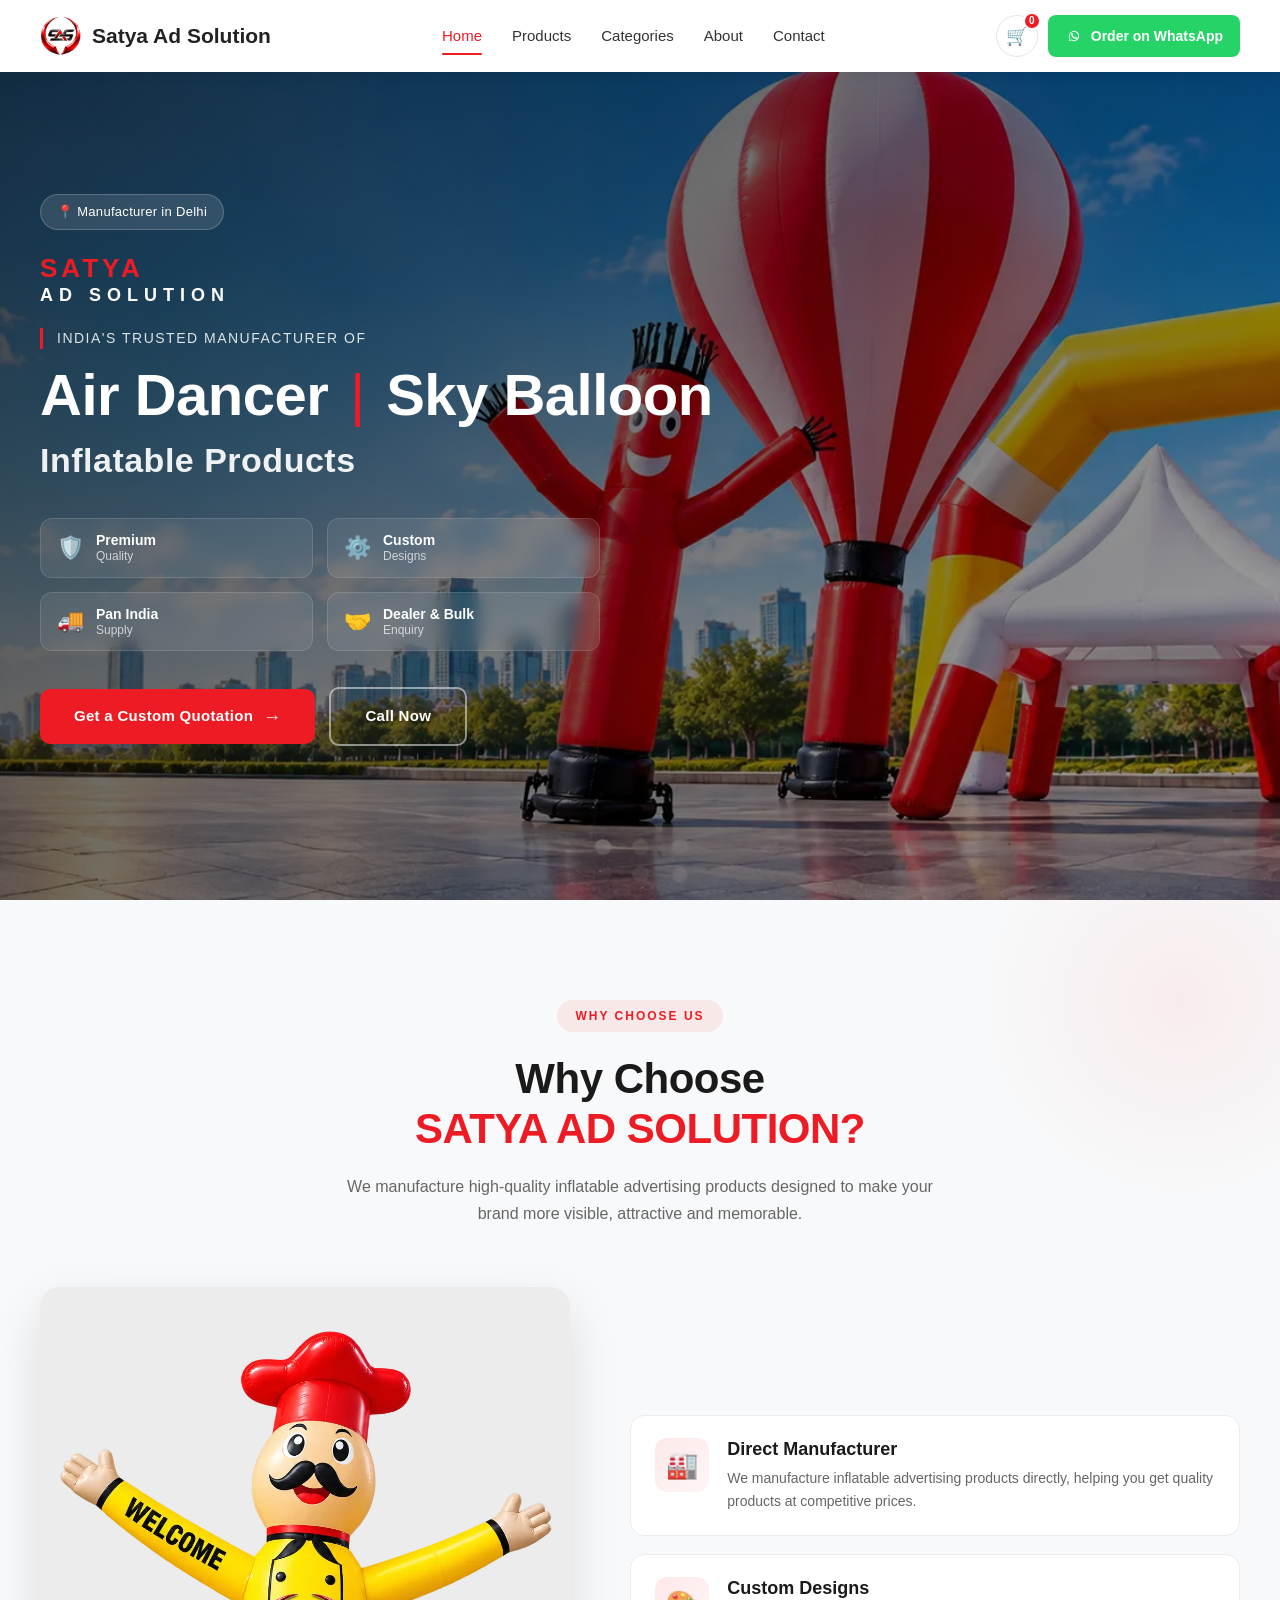
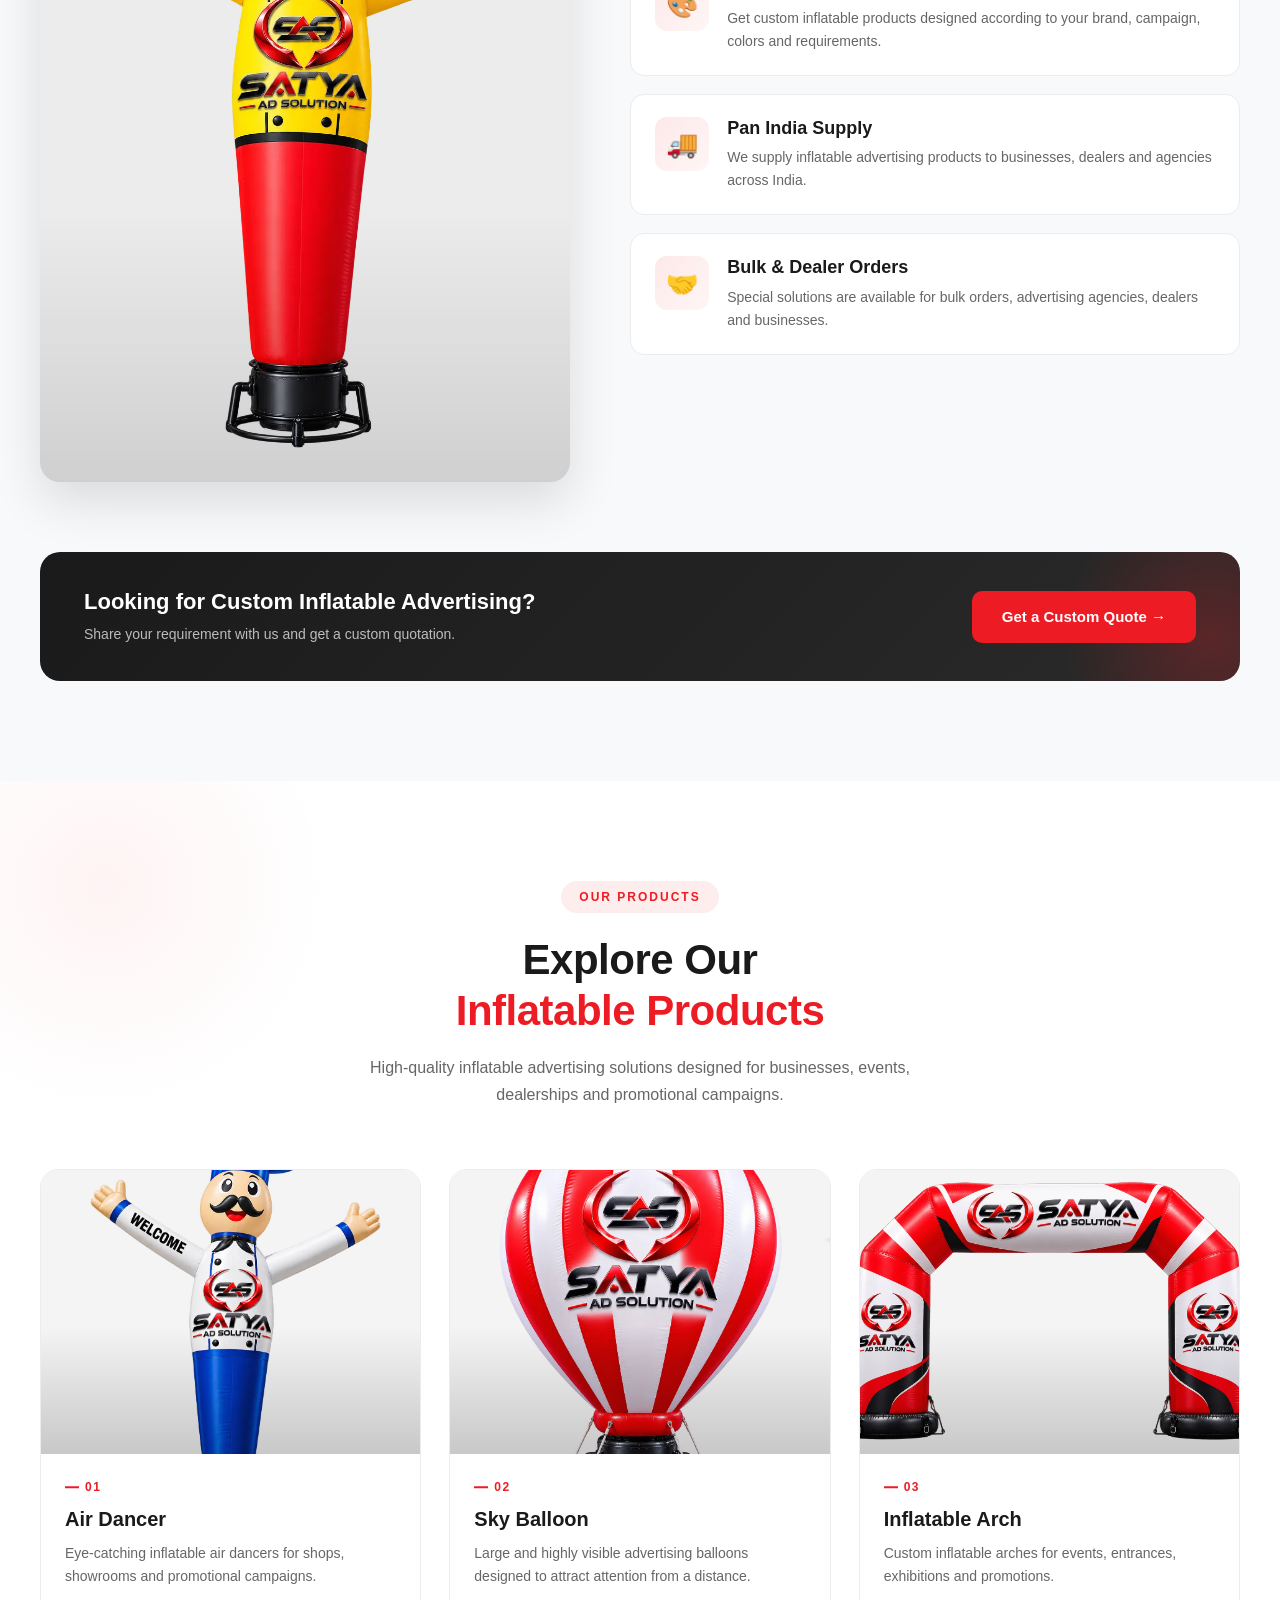
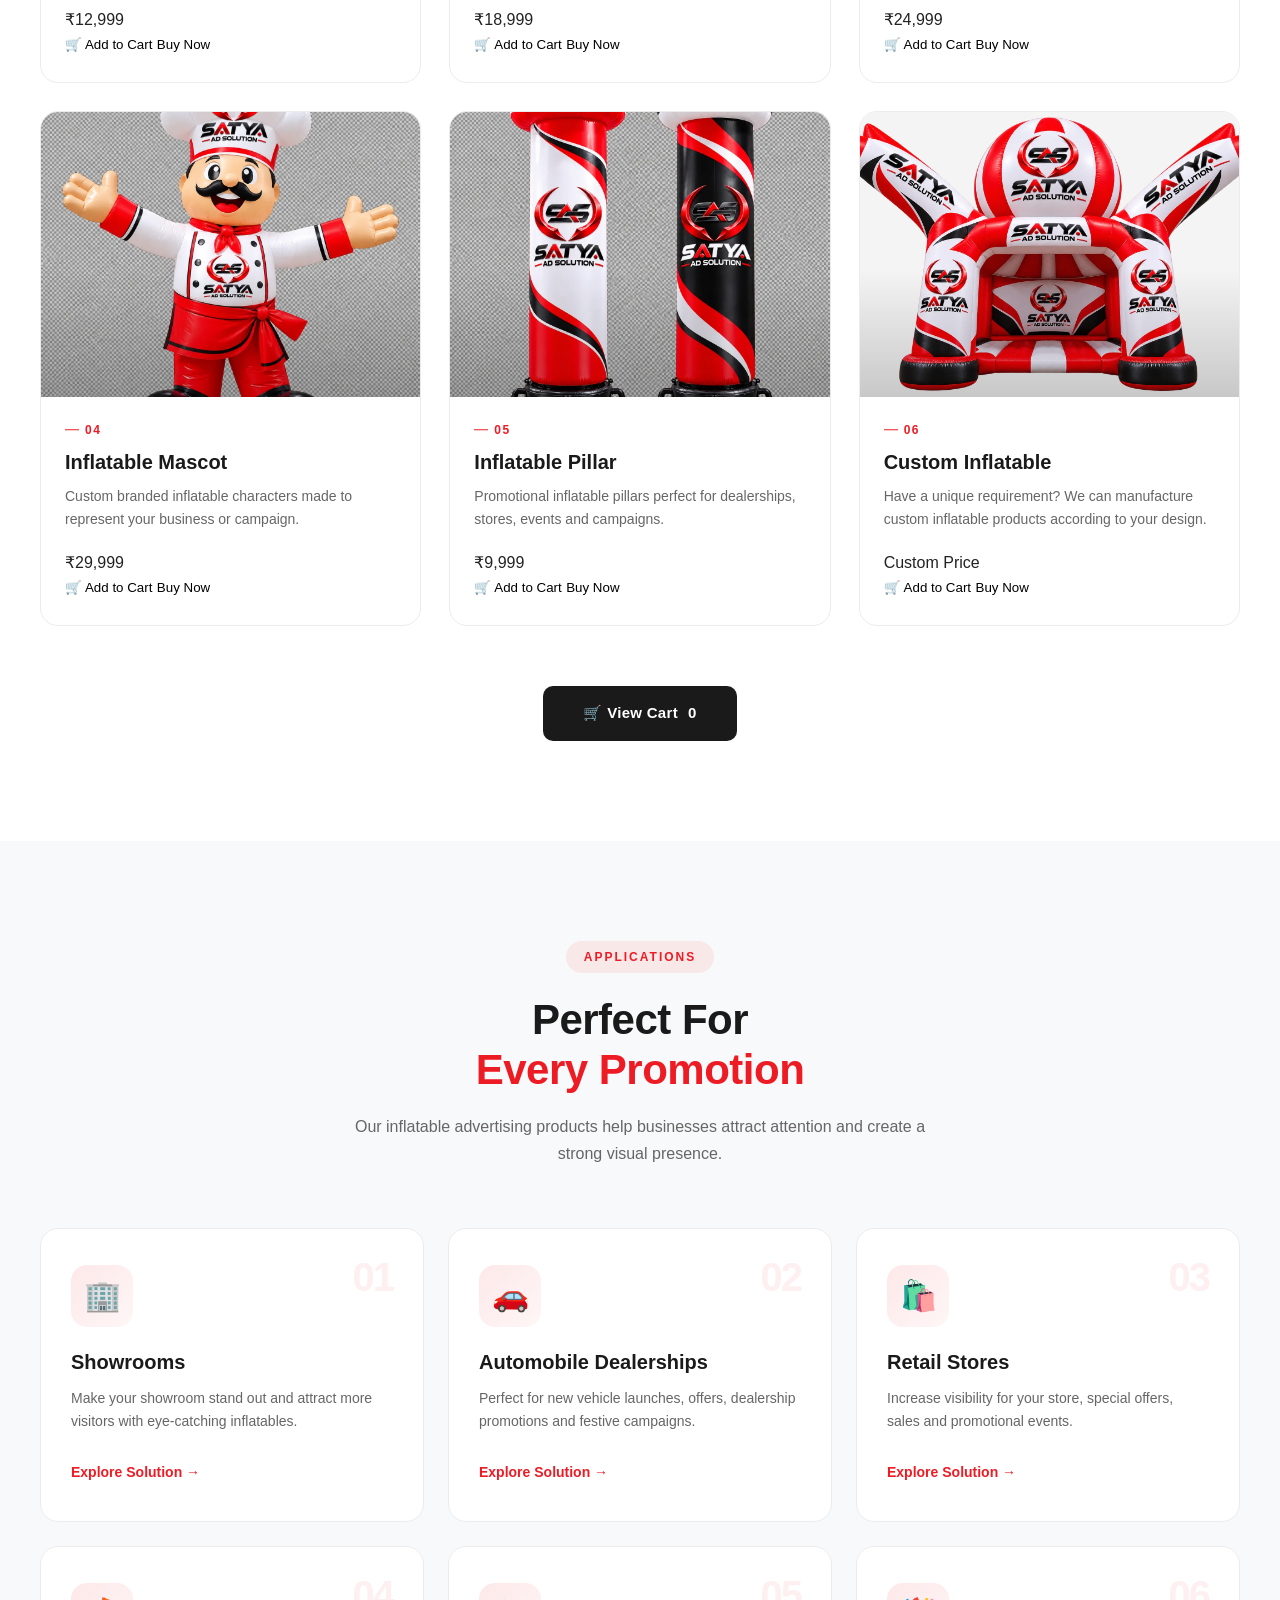
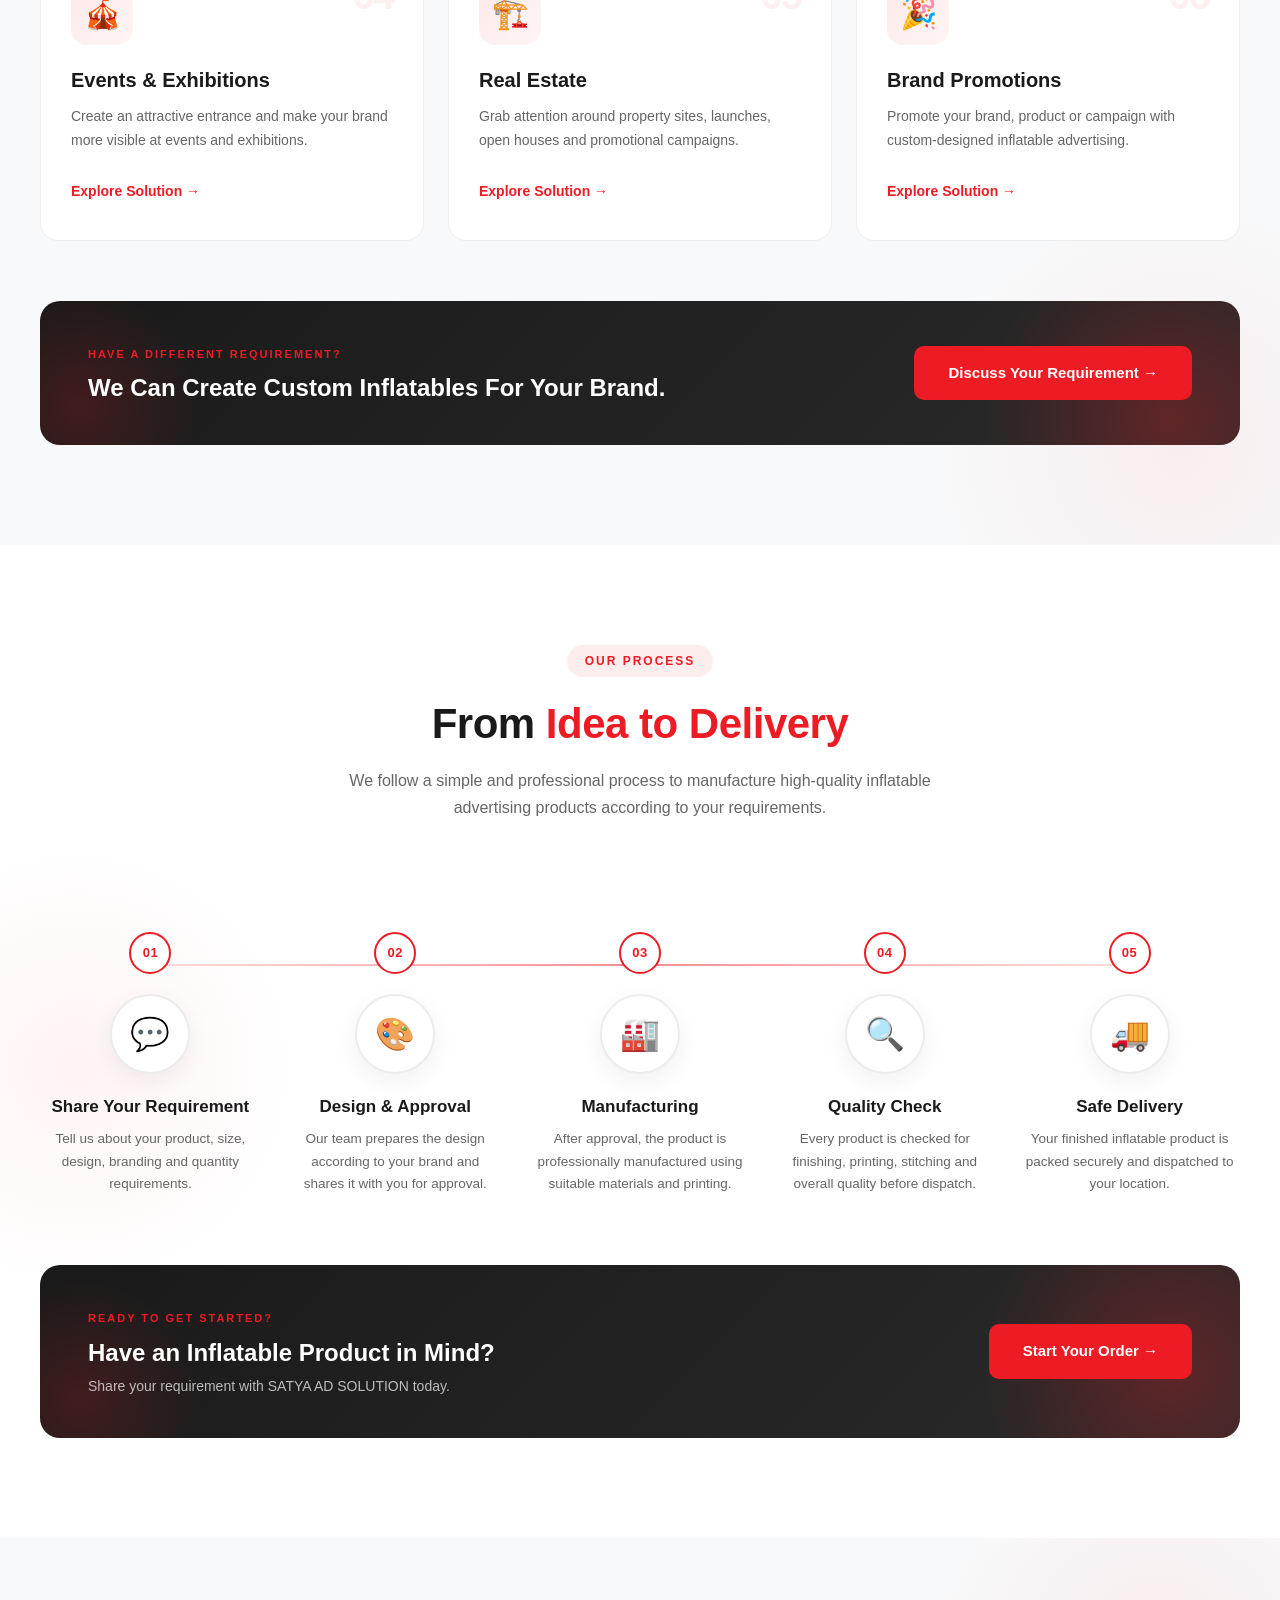
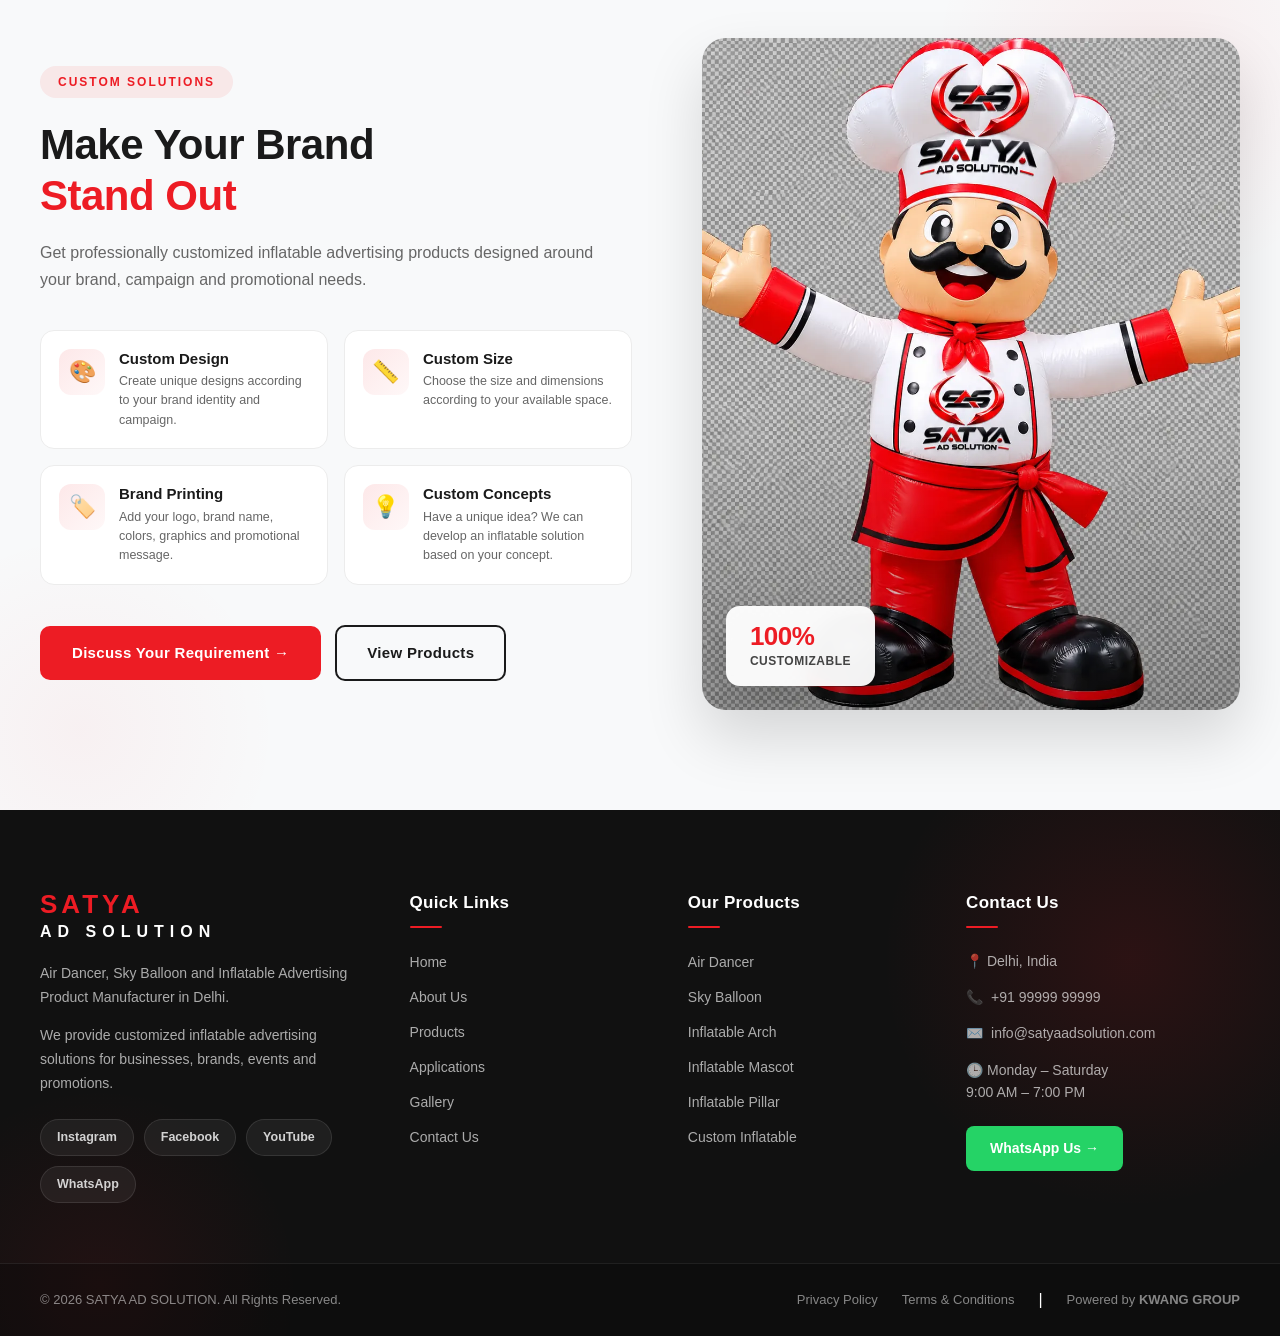
<file: index.html>
<!DOCTYPE html>
<html lang="en">
<head>
  <meta charset="UTF-8">
  <meta name="viewport" content="width=device-width, initial-scale=1.0">

  <title>Satya Ad Solution | Air Dancer & Sky Balloon</title>
<nav class="navbar">
<link rel="stylesheet" href="home.css">
  <!-- Logo -->
  <a href="#home" class="logo">
    <img
      src="assets/logo/logoaa.svg"
      alt="Satya Ad Solution Logo"
    >
    <span>Satya Ad Solution</span>
  </a>

  <!-- Navigation -->
  <ul class="nav-links" id="navLinks">
    <li><a href="index.html">Home</a></li>
    <li><a href="products.html">Products</a></li>
    <li><a href="categories.html">Categories</a></li>
    <li><a href="about.html">About</a></li>
    <li><a href="contact.html">Contact</a></li>
  </ul>

  <!-- Right Actions -->
  <div class="nav-actions">

    <!-- Cart -->
    <a
      href="cart.html"
      class="cart-btn"
      aria-label="Shopping Cart"
    >
      🛒
      <span class="cart-count">0</span>
    </a>

    <!-- WhatsApp -->
    <a
      href="https://wa.me/919999999999"
      target="_blank"
      rel="noopener"
      class="whatsapp-btn"
      aria-label="Order on WhatsApp"
    >
      <svg
        xmlns="http://www.w3.org/2000/svg"
        viewBox="0 0 32 32"
        width="18"
        height="18"
        fill="currentColor"
        aria-hidden="true"
      >
        <path d="M19.11 17.205c-.372 0-1.088 1.39-1.518 1.39a.63.63 0 0 1-.315-.1c-.802-.402-1.504-.817-2.163-1.447-.545-.516-1.146-1.29-1.46-1.963a.426.426 0 0 1-.073-.215c0-.33.99-.945.99-1.49 0-.143-.73-2.09-.832-2.335-.143-.372-.214-.487-.6-.487-.187 0-.36-.043-.53-.043-.302 0-.53.115-.746.315-.688.645-1.032 1.318-1.06 2.264v.114c-.015.99.472 1.977 1.017 2.78 1.23 1.82 2.506 3.41 4.554 4.34.616.287 2.035.888 2.722.888.817 0 2.15-.515 2.478-1.318.13-.33.244-.73.244-1.088 0-.058-.014-.115-.014-.172-.086-.115-2.02-.96-2.15-1.045zM16.02 6.905c-5.04 0-9.14 4.1-9.14 9.14 0 1.61.416 3.12 1.146 4.43L6.9 25.1l4.77-1.09a9.11 9.11 0 0 0 4.35 1.11c5.04 0 9.14-4.1 9.14-9.14s-4.1-9.14-9.14-9.14zm0 16.7c-1.42 0-2.81-.36-4.03-1.045l-.29-.172-2.83.65.63-2.75-.187-.3a7.55 7.55 0 0 1-1.16-4.04c0-4.17 3.4-7.56 7.56-7.56s7.56 3.39 7.56 7.56-3.4 7.56-7.56 7.56z"/>
      </svg>

      <span>Order on WhatsApp</span>
    </a>

  </div>

  <!-- Hamburger -->
  <div class="hamburger" id="hamburger">
    <span></span>
    <span></span>
    <span></span>
  </div>

</nav>

<section class="hero-section">

    <div class="hero-overlay"></div>

    <div class="hero-container">

        <!-- LEFT CONTENT -->
        <div class="hero-content">

            <!-- Location -->
            <div class="hero-location">
                📍 Manufacturer in Delhi
            </div>

            <!-- Brand -->
            <div class="hero-brand">
                <h2>SATYA</h2>
                <h3>AD SOLUTION</h3>
            </div>

            <!-- Small Heading -->
            <div class="hero-badge">
                India's Trusted Manufacturer of
            </div>

            <!-- Main Heading -->
            <h1>
                Air Dancer
                <span>|</span>
                Sky Balloon
            </h1>

            <h2 class="hero-subtitle">
                Inflatable Products
            </h2>

            <!-- Features -->
            <div class="hero-features">

                <div class="hero-feature">
                    <span>🛡️</span>
                    <div>
                        <strong>Premium</strong>
                        <small>Quality</small>
                    </div>
                </div>

                <div class="hero-feature">
                    <span>⚙️</span>
                    <div>
                        <strong>Custom</strong>
                        <small>Designs</small>
                    </div>
                </div>

                <div class="hero-feature">
                    <span>🚚</span>
                    <div>
                        <strong>Pan India</strong>
                        <small>Supply</small>
                    </div>
                </div>

                <div class="hero-feature">
                    <span>🤝</span>
                    <div>
                        <strong>Dealer & Bulk</strong>
                        <small>Enquiry</small>
                    </div>
                </div>

            </div>

            <!-- CTA -->
            <div class="hero-buttons">

                <a href="contact.html" class="hero-btn">
                    Get a Custom Quotation
                    <span>→</span>
                </a>

                <a href="tel:+919999999999" class="hero-call-btn">
                    Call Now
                </a>

            </div>

        </div>

    </div>

</section>
<section class="why-section">

    <div class="why-container">

        <!-- SECTION HEADER -->
        <div class="why-header">

            <span class="section-label">
                WHY CHOOSE US
            </span>

            <h2>
                Why Choose
                <span>SATYA AD SOLUTION?</span>
            </h2>

            <p>
                We manufacture high-quality inflatable advertising products
                designed to make your brand more visible, attractive and memorable.
            </p>

        </div>


        <!-- MAIN CONTENT -->
        <div class="why-content">


            <!-- IMAGE -->
            <div class="why-image">

                <img
                    src="assets/why/why.webp"
                    alt="SATYA AD SOLUTION Inflatable Advertising Products"
                >

            </div>


            <!-- FEATURES -->
            <div class="why-features">


                <!-- FEATURE 1 -->
                <div class="why-card">

                    <div class="why-icon">
                        🏭
                    </div>

                    <div class="why-card-content">

                        <h3>
                            Direct Manufacturer
                        </h3>

                        <p>
                            We manufacture inflatable advertising products
                            directly, helping you get quality products
                            at competitive prices.
                        </p>

                    </div>

                </div>


                <!-- FEATURE 2 -->
                <div class="why-card">

                    <div class="why-icon">
                        🎨
                    </div>

                    <div class="why-card-content">

                        <h3>
                            Custom Designs
                        </h3>

                        <p>
                            Get custom inflatable products designed according
                            to your brand, campaign, colors and requirements.
                        </p>

                    </div>

                </div>


                <!-- FEATURE 3 -->
                <div class="why-card">

                    <div class="why-icon">
                        🚚
                    </div>

                    <div class="why-card-content">

                        <h3>
                            Pan India Supply
                        </h3>

                        <p>
                            We supply inflatable advertising products to
                            businesses, dealers and agencies across India.
                        </p>

                    </div>

                </div>


                <!-- FEATURE 4 -->
                <div class="why-card">

                    <div class="why-icon">
                        🤝
                    </div>

                    <div class="why-card-content">

                        <h3>
                            Bulk & Dealer Orders
                        </h3>

                        <p>
                            Special solutions are available for bulk orders,
                            advertising agencies, dealers and businesses.
                        </p>

                    </div>

                </div>


            </div>

        </div>


        <!-- BOTTOM CTA -->
        <div class="why-cta">

            <div>

                <h3>
                    Looking for Custom Inflatable Advertising?
                </h3>

                <p>
                    Share your requirement with us and get a custom quotation.
                </p>

            </div>

            <a href="#contact">
                Get a Custom Quote →
            </a>

        </div>


    </div>

</section>


<section class="products-section">

    <div class="products-container">

        <!-- SECTION HEADER -->
        <div class="products-header">

            <span class="section-label">
                OUR PRODUCTS
            </span>

            <h2>
                Explore Our
                <span>Inflatable Products</span>
            </h2>

            <p>
                High-quality inflatable advertising solutions designed
                for businesses, events, dealerships and promotional campaigns.
            </p>

        </div>


        <!-- PRODUCTS GRID -->
        <div class="products-grid">


            <!-- PRODUCT 1 -->
            <div class="product-card">

                <div class="product-image">

                    <img
                        src="assets/why/1.webp"
                        alt="Air Dancer"
                    >

                </div>

                <div class="product-content">

                    <span class="product-number">
                        01
                    </span>

                    <h3>
                        Air Dancer
                    </h3>

                    <p>
                        Eye-catching inflatable air dancers
                        for shops, showrooms and promotional campaigns.
                    </p>

                    <div class="product-price">
                        ₹12,999
                    </div>

                    <div class="product-actions">

                        <button
                            class="add-cart-btn"
                            onclick="addToCart(
                                'Air Dancer',
                                12999,
                                'images/air-dancer.jpg'
                            )"
                        >
                            🛒 Add to Cart
                        </button>

                        <button
                            class="buy-now-btn"
                            onclick="buyNow(
                                'Air Dancer',
                                12999,
                                'images/air-dancer.jpg'
                            )"
                        >
                            Buy Now
                        </button>

                    </div>

                </div>

            </div>


            <!-- PRODUCT 2 -->
            <div class="product-card">

                <div class="product-image">

                    <img
                        src="assets/why/2.webp"
                        alt="Sky Balloon"
                    >

                </div>

                <div class="product-content">

                    <span class="product-number">
                        02
                    </span>

                    <h3>
                        Sky Balloon
                    </h3>

                    <p>
                        Large and highly visible advertising balloons
                        designed to attract attention from a distance.
                    </p>

                    <div class="product-price">
                        ₹18,999
                    </div>

                    <div class="product-actions">

                        <button
                            class="add-cart-btn"
                            onclick="addToCart(
                                'Sky Balloon',
                                18999,
                                'images/sky-balloon.jpg'
                            )"
                        >
                            🛒 Add to Cart
                        </button>

                        <button
                            class="buy-now-btn"
                            onclick="buyNow(
                                'Sky Balloon',
                                18999,
                                'images/sky-balloon.jpg'
                            )"
                        >
                            Buy Now
                        </button>

                    </div>

                </div>

            </div>


            <!-- PRODUCT 3 -->
            <div class="product-card">

                <div class="product-image">

                    <img
                        src="assets/why/3.webp"
                        alt="Inflatable Arch"
                    >

                </div>

                <div class="product-content">

                    <span class="product-number">
                        03
                    </span>

                    <h3>
                        Inflatable Arch
                    </h3>

                    <p>
                        Custom inflatable arches for events,
                        entrances, exhibitions and promotions.
                    </p>

                    <div class="product-price">
                        ₹24,999
                    </div>

                    <div class="product-actions">

                        <button
                            class="add-cart-btn"
                            onclick="addToCart(
                                'Inflatable Arch',
                                24999,
                                'images/inflatable-arch.jpg'
                            )"
                        >
                            🛒 Add to Cart
                        </button>

                        <button
                            class="buy-now-btn"
                            onclick="buyNow(
                                'Inflatable Arch',
                                24999,
                                'images/inflatable-arch.jpg'
                            )"
                        >
                            Buy Now
                        </button>

                    </div>

                </div>

            </div>


            <!-- PRODUCT 4 -->
            <div class="product-card">

                <div class="product-image">

                    <img
                        src="assets/why/4.webp"
                        alt="Inflatable Mascot"
                    >

                </div>

                <div class="product-content">

                    <span class="product-number">
                        04
                    </span>

                    <h3>
                        Inflatable Mascot
                    </h3>

                    <p>
                        Custom branded inflatable characters
                        made to represent your business or campaign.
                    </p>

                    <div class="product-price">
                        ₹29,999
                    </div>

                    <div class="product-actions">

                        <button
                            class="add-cart-btn"
                            onclick="addToCart(
                                'Inflatable Mascot',
                                29999,
                                'images/inflatable-mascot.jpg'
                            )"
                        >
                            🛒 Add to Cart
                        </button>

                        <button
                            class="buy-now-btn"
                            onclick="buyNow(
                                'Inflatable Mascot',
                                29999,
                                'images/inflatable-mascot.jpg'
                            )"
                        >
                            Buy Now
                        </button>

                    </div>

                </div>

            </div>


            <!-- PRODUCT 5 -->
            <div class="product-card">

                <div class="product-image">

                    <img
                        src="assets/why/5.webp"
                        alt="Inflatable Pillar"
                    >

                </div>

                <div class="product-content">

                    <span class="product-number">
                        05
                    </span>

                    <h3>
                        Inflatable Pillar
                    </h3>

                    <p>
                        Promotional inflatable pillars perfect for
                        dealerships, stores, events and campaigns.
                    </p>

                    <div class="product-price">
                        ₹9,999
                    </div>

                    <div class="product-actions">

                        <button
                            class="add-cart-btn"
                            onclick="addToCart(
                                'Inflatable Pillar',
                                9999,
                                'images/inflatable-pillar.jpg'
                            )"
                        >
                            🛒 Add to Cart
                        </button>

                        <button
                            class="buy-now-btn"
                            onclick="buyNow(
                                'Inflatable Pillar',
                                9999,
                                'images/inflatable-pillar.jpg'
                            )"
                        >
                            Buy Now
                        </button>

                    </div>

                </div>

            </div>


            <!-- PRODUCT 6 -->
            <div class="product-card">

                <div class="product-image">

                    <img
                        src="assets/why/6.webp"
                        alt="Custom Inflatable"
                    >

                </div>

                <div class="product-content">

                    <span class="product-number">
                        06
                    </span>

                    <h3>
                        Custom Inflatable
                    </h3>

                    <p>
                        Have a unique requirement?
                        We can manufacture custom inflatable products
                        according to your design.
                    </p>

                    <div class="product-price">
                        Custom Price
                    </div>

                    <div class="product-actions">

                        <button
                            class="add-cart-btn"
                            onclick="addToCart(
                                'Custom Inflatable',
                                0,
                                'images/custom-inflatable.jpg'
                            )"
                        >
                            🛒 Add to Cart
                        </button>

                        <button
                            class="buy-now-btn"
                            onclick="buyNow(
                                'Custom Inflatable',
                                0,
                                'images/custom-inflatable.jpg'
                            )"
                        >
                            Buy Now
                        </button>

                    </div>

                </div>

            </div>


        </div>


        <!-- CART BUTTON -->
        <div class="products-bottom">

            <a href="cart.html" class="view-cart-btn">
                🛒 View Cart
                <span id="cart-count">0</span>
            </a>

        </div>

    </div>

</section>




<section class="applications-section">

    <div class="applications-container">

        <!-- SECTION HEADER -->
        <div class="applications-header">

            <span class="section-label">
                APPLICATIONS
            </span>

            <h2>
                Perfect For
                <span>Every Promotion</span>
            </h2>

            <p>
                Our inflatable advertising products help businesses
                attract attention and create a strong visual presence.
            </p>

        </div>


        <!-- APPLICATION GRID -->
        <div class="applications-grid">


            <!-- 01 -->
            <div class="application-card">

                <div class="application-icon">
                    🏢
                </div>

                <div class="application-number">
                    01
                </div>

                <h3>
                    Showrooms
                </h3>

                <p>
                    Make your showroom stand out and attract
                    more visitors with eye-catching inflatables.
                </p>

                <a href="#contact">
                    Explore Solution →
                </a>

            </div>


            <!-- 02 -->
            <div class="application-card">

                <div class="application-icon">
                    🚗
                </div>

                <div class="application-number">
                    02
                </div>

                <h3>
                    Automobile Dealerships
                </h3>

                <p>
                    Perfect for new vehicle launches, offers,
                    dealership promotions and festive campaigns.
                </p>

                <a href="#contact">
                    Explore Solution →
                </a>

            </div>


            <!-- 03 -->
            <div class="application-card">

                <div class="application-icon">
                    🛍️
                </div>

                <div class="application-number">
                    03
                </div>

                <h3>
                    Retail Stores
                </h3>

                <p>
                    Increase visibility for your store,
                    special offers, sales and promotional events.
                </p>

                <a href="#contact">
                    Explore Solution →
                </a>

            </div>


            <!-- 04 -->
            <div class="application-card">

                <div class="application-icon">
                    🎪
                </div>

                <div class="application-number">
                    04
                </div>

                <h3>
                    Events & Exhibitions
                </h3>

                <p>
                    Create an attractive entrance and make
                    your brand more visible at events and exhibitions.
                </p>

                <a href="#contact">
                    Explore Solution →
                </a>

            </div>


            <!-- 05 -->
            <div class="application-card">

                <div class="application-icon">
                    🏗️
                </div>

                <div class="application-number">
                    05
                </div>

                <h3>
                    Real Estate
                </h3>

                <p>
                    Grab attention around property sites,
                    launches, open houses and promotional campaigns.
                </p>

                <a href="#contact">
                    Explore Solution →
                </a>

            </div>


            <!-- 06 -->
            <div class="application-card">

                <div class="application-icon">
                    🎉
                </div>

                <div class="application-number">
                    06
                </div>

                <h3>
                    Brand Promotions
                </h3>

                <p>
                    Promote your brand, product or campaign
                    with custom-designed inflatable advertising.
                </p>

                <a href="#contact">
                    Explore Solution →
                </a>

            </div>


        </div>


        <!-- BOTTOM CTA -->
        <div class="applications-cta">

            <div class="applications-cta-content">

                <span>
                    HAVE A DIFFERENT REQUIREMENT?
                </span>

                <h3>
                    We Can Create Custom Inflatables For Your Brand.
                </h3>

            </div>

            <a href="#contact">
                Discuss Your Requirement →
            </a>

        </div>


    </div>

</section>


<section class="process-section">

    <div class="process-container">

        <div class="process-header">
            <span class="section-label">OUR PROCESS</span>

            <h2>
                From <span>Idea to Delivery</span>
            </h2>

            <p>
                We follow a simple and professional process to manufacture
                high-quality inflatable advertising products according to
                your requirements.
            </p>
        </div>


        <div class="process-steps">

            <!-- Step 01 -->
            <div class="process-step">

                <div class="process-number">01</div>

                <div class="process-icon">💬</div>

                <div class="process-content">
                    <h3>Share Your Requirement</h3>

                    <p>
                        Tell us about your product, size, design, branding
                        and quantity requirements.
                    </p>
                </div>

            </div>


            <!-- Step 02 -->
            <div class="process-step">

                <div class="process-number">02</div>

                <div class="process-icon">🎨</div>

                <div class="process-content">
                    <h3>Design & Approval</h3>

                    <p>
                        Our team prepares the design according to your brand
                        and shares it with you for approval.
                    </p>
                </div>

            </div>


            <!-- Step 03 -->
            <div class="process-step">

                <div class="process-number">03</div>

                <div class="process-icon">🏭</div>

                <div class="process-content">
                    <h3>Manufacturing</h3>

                    <p>
                        After approval, the product is professionally
                        manufactured using suitable materials and printing.
                    </p>
                </div>

            </div>


            <!-- Step 04 -->
            <div class="process-step">

                <div class="process-number">04</div>

                <div class="process-icon">🔍</div>

                <div class="process-content">
                    <h3>Quality Check</h3>

                    <p>
                        Every product is checked for finishing, printing,
                        stitching and overall quality before dispatch.
                    </p>
                </div>

            </div>


            <!-- Step 05 -->
            <div class="process-step">

                <div class="process-number">05</div>

                <div class="process-icon">🚚</div>

                <div class="process-content">
                    <h3>Safe Delivery</h3>

                    <p>
                        Your finished inflatable product is packed securely
                        and dispatched to your location.
                    </p>
                </div>

            </div>

        </div>


        <div class="process-cta">

            <div class="process-cta-content">

                <span>READY TO GET STARTED?</span>

                <h3>
                    Have an Inflatable Product in Mind?
                </h3>

                <p>
                    Share your requirement with SATYA AD SOLUTION today.
                </p>

            </div>

            <a href="#contact">
                Start Your Order →
            </a>

        </div>

    </div>

</section>

<section class="custom-section">

    <div class="custom-container">

        <div class="custom-content">

            <span class="section-label">CUSTOM SOLUTIONS</span>

            <h2>
                Make Your Brand
                <span>Stand Out</span>
            </h2>

            <p>
                Get professionally customized inflatable advertising products
                designed around your brand, campaign and promotional needs.
            </p>


            <div class="custom-features">

                <div class="custom-feature">
                    <div class="custom-feature-icon">🎨</div>
                    <div>
                        <h3>Custom Design</h3>
                        <p>
                            Create unique designs according to your brand
                            identity and campaign.
                        </p>
                    </div>
                </div>


                <div class="custom-feature">
                    <div class="custom-feature-icon">📏</div>
                    <div>
                        <h3>Custom Size</h3>
                        <p>
                            Choose the size and dimensions according to
                            your available space.
                        </p>
                    </div>
                </div>


                <div class="custom-feature">
                    <div class="custom-feature-icon">🏷️</div>
                    <div>
                        <h3>Brand Printing</h3>
                        <p>
                            Add your logo, brand name, colors, graphics
                            and promotional message.
                        </p>
                    </div>
                </div>


                <div class="custom-feature">
                    <div class="custom-feature-icon">💡</div>
                    <div>
                        <h3>Custom Concepts</h3>
                        <p>
                            Have a unique idea? We can develop an inflatable
                            solution based on your concept.
                        </p>
                    </div>
                </div>

            </div>


            <div class="custom-buttons">

                <a href="#contact" class="custom-primary-btn">
                    Discuss Your Requirement →
                </a>

                <a href="#products" class="custom-secondary-btn">
                    View Products
                </a>

            </div>

        </div>


        <div class="custom-image">

            <img
                src="assets/why/4.webp"
                alt="Custom Inflatable Advertising Products"
            >

            <div class="custom-image-badge">
                <strong>100%</strong>
                <span>Customizable</span>
            </div>

        </div>

    </div>

</section>


<footer class="site-footer">

    <div class="footer-container">

        <!-- Brand -->
        <div class="footer-column footer-brand">

            <h2>SATYA</h2>
            <h3>AD SOLUTION</h3>

            <p>
                Air Dancer, Sky Balloon and Inflatable Advertising
                Product Manufacturer in Delhi.
            </p>

            <p>
                We provide customized inflatable advertising solutions
                for businesses, brands, events and promotions.
            </p>

            <div class="footer-socials">

                <a href="#" aria-label="Instagram">Instagram</a>

                <a href="#" aria-label="Facebook">Facebook</a>

                <a href="#" aria-label="YouTube">YouTube</a>

                <a href="#" aria-label="WhatsApp">WhatsApp</a>

            </div>

        </div>


        <!-- Quick Links -->
        <div class="footer-column">

            <h3>Quick Links</h3>

            <ul>
                <li><a href="#home">Home</a></li>
                <li><a href="#about">About Us</a></li>
                <li><a href="#products">Products</a></li>
                <li><a href="#applications">Applications</a></li>
                <li><a href="#gallery">Gallery</a></li>
                <li><a href="#contact">Contact Us</a></li>
            </ul>

        </div>


        <!-- Products -->
        <div class="footer-column">

            <h3>Our Products</h3>

            <ul>
                <li><a href="#products">Air Dancer</a></li>
                <li><a href="#products">Sky Balloon</a></li>
                <li><a href="#products">Inflatable Arch</a></li>
                <li><a href="#products">Inflatable Mascot</a></li>
                <li><a href="#products">Inflatable Pillar</a></li>
                <li><a href="#products">Custom Inflatable</a></li>
            </ul>

        </div>


        <!-- Contact -->
        <div class="footer-column footer-contact">

            <h3>Contact Us</h3>

            <p>
                📍 Delhi, India
            </p>

            <p>
                📞
                <a href="tel:+919999999999">
                    +91 99999 99999
                </a>
            </p>

            <p>
                ✉️
                <a href="mailto:info@satyaadsolution.com">
                    info@satyaadsolution.com
                </a>
            </p>

            <p>
                🕒 Monday – Saturday<br>
                9:00 AM – 7:00 PM
            </p>

            <a
                href="https://wa.me/919999999999?text=Hello%20SATYA%20AD%20SOLUTION,%20I%20am%20interested%20in%20your%20inflatable%20products."
                class="footer-whatsapp"
                target="_blank"
            >
                WhatsApp Us →
            </a>

        </div>

    </div>

<div class="footer-bottom">

    <div class="footer-bottom-container">

        <p>
            © 2026 SATYA AD SOLUTION. All Rights Reserved.
        </p>

        <div class="footer-legal">

            <a href="privacy-policy.html">
                Privacy Policy
            </a>

            <a href="terms.html">
                Terms & Conditions
            </a>

            <span>|</span>

            <a
                href="https://kwanggroup.com"
                target="_blank"
                rel="noopener noreferrer"
                class="powered-by"
            >
                Powered by <strong>KWANG GROUP</strong>
            </a>

        </div>

    </div>

</div>

<script src="script.js"></script>
</file>
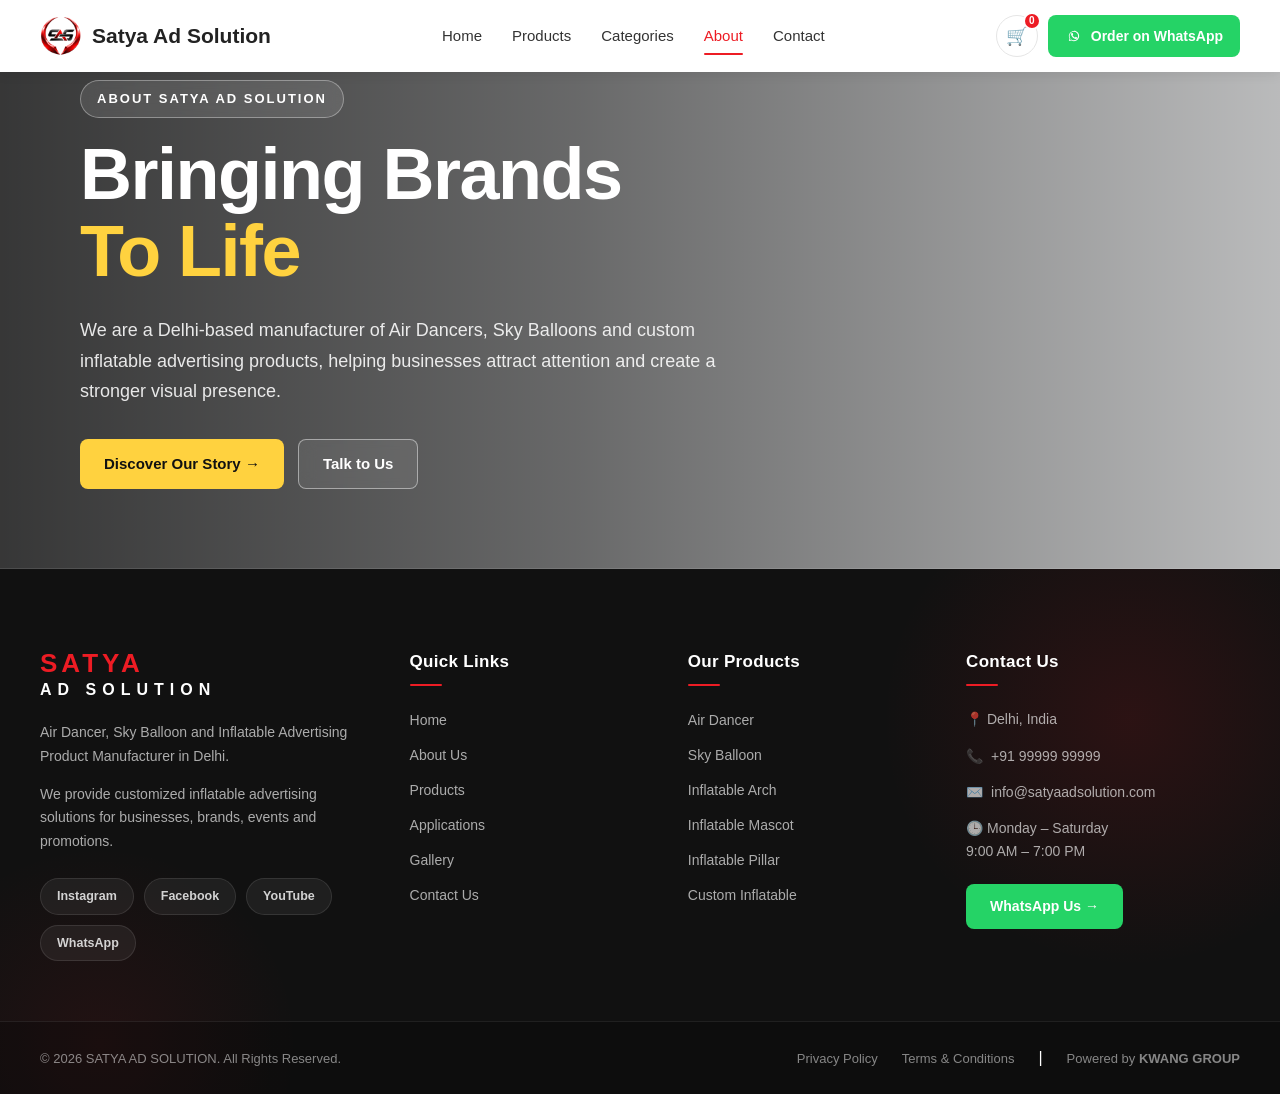
<file: about.html>
<!DOCTYPE html>
<html lang="en">
<head>
  <meta charset="UTF-8">
  <meta name="viewport" content="width=device-width, initial-scale=1.0">

  <title>Satya Ad Solution | Air Dancer & Sky Balloon</title>
<nav class="navbar">
<link rel="stylesheet" href="home.css">
  <!-- Logo -->
  <a href="#home" class="logo">
    <img
      src="assets/logo/logoaa.svg"
      alt="Satya Ad Solution Logo"
    >
    <span>Satya Ad Solution</span>
  </a>

  <!-- Navigation -->
  <ul class="nav-links" id="navLinks">
    <li><a href="index.html">Home</a></li>
    <li><a href="products.html">Products</a></li>
    <li><a href="categories.html">Categories</a></li>
    <li><a href="about.html">About</a></li>
    <li><a href="contact.html">Contact</a></li>
  </ul>

  <!-- Right Actions -->
  <div class="nav-actions">

    <!-- Cart -->
    <a
      href="cart.html"
      class="cart-btn"
      aria-label="Shopping Cart"
    >
      🛒
      <span class="cart-count">0</span>
    </a>

    <!-- WhatsApp -->
    <a
      href="https://wa.me/919999999999"
      target="_blank"
      rel="noopener"
      class="whatsapp-btn"
      aria-label="Order on WhatsApp"
    >
      <svg
        xmlns="http://www.w3.org/2000/svg"
        viewBox="0 0 32 32"
        width="18"
        height="18"
        fill="currentColor"
        aria-hidden="true"
      >
        <path d="M19.11 17.205c-.372 0-1.088 1.39-1.518 1.39a.63.63 0 0 1-.315-.1c-.802-.402-1.504-.817-2.163-1.447-.545-.516-1.146-1.29-1.46-1.963a.426.426 0 0 1-.073-.215c0-.33.99-.945.99-1.49 0-.143-.73-2.09-.832-2.335-.143-.372-.214-.487-.6-.487-.187 0-.36-.043-.53-.043-.302 0-.53.115-.746.315-.688.645-1.032 1.318-1.06 2.264v.114c-.015.99.472 1.977 1.017 2.78 1.23 1.82 2.506 3.41 4.554 4.34.616.287 2.035.888 2.722.888.817 0 2.15-.515 2.478-1.318.13-.33.244-.73.244-1.088 0-.058-.014-.115-.014-.172-.086-.115-2.02-.96-2.15-1.045zM16.02 6.905c-5.04 0-9.14 4.1-9.14 9.14 0 1.61.416 3.12 1.146 4.43L6.9 25.1l4.77-1.09a9.11 9.11 0 0 0 4.35 1.11c5.04 0 9.14-4.1 9.14-9.14s-4.1-9.14-9.14-9.14zm0 16.7c-1.42 0-2.81-.36-4.03-1.045l-.29-.172-2.83.65.63-2.75-.187-.3a7.55 7.55 0 0 1-1.16-4.04c0-4.17 3.4-7.56 7.56-7.56s7.56 3.39 7.56 7.56-3.4 7.56-7.56 7.56z"/>
      </svg>

      <span>Order on WhatsApp</span>
    </a>

  </div>

  <!-- Hamburger -->
  <div class="hamburger" id="hamburger">
    <span></span>
    <span></span>
    <span></span>
  </div>

</nav>


<section class="satya-about-hero">

    <style>
        .satya-about-hero {
            min-height: 520px;
            width: 100%;
            position: relative;
            display: flex;
            align-items: center;
            overflow: hidden;

            background-image:
                linear-gradient(
                    90deg,
                    rgba(0, 0, 0, 0.78) 0%,
                    rgba(0, 0, 0, 0.58) 45%,
                    rgba(0, 0, 0, 0.25) 100%
                ),
                url("https://images.unsplash.com/photo-1492684223066-81342ee5ff30?auto=format&fit=crop&w=2000&q=85");

            background-size: cover;
            background-position: center;
            background-repeat: no-repeat;

            font-family: Arial, sans-serif;
            box-sizing: border-box;
        }

        .satya-about-hero *,
        .satya-about-hero *::before,
        .satya-about-hero *::after {
            box-sizing: border-box;
        }

        .satya-about-hero-container {
            width: 100%;
            max-width: 1200px;
            margin: 0 auto;
            padding: 80px 40px;
        }

        .satya-about-hero-content {
            max-width: 760px;
            color: #ffffff;
        }

        .satya-about-hero-label {
            display: inline-block;
            margin-bottom: 18px;
            padding: 8px 16px;

            border: 1px solid rgba(255, 255, 255, 0.35);
            border-radius: 30px;

            background: rgba(255, 255, 255, 0.10);
            backdrop-filter: blur(8px);

            font-size: 13px;
            font-weight: 700;
            letter-spacing: 2px;
            text-transform: uppercase;
        }

        .satya-about-hero-title {
            margin: 0;
            font-size: clamp(42px, 6vw, 72px);
            line-height: 1.08;
            font-weight: 800;
            letter-spacing: -1.5px;
        }

        .satya-about-hero-title span {
            display: block;
            color: #ffd23f;
        }

        .satya-about-hero-description {
            max-width: 680px;
            margin: 24px 0 32px;

            color: rgba(255, 255, 255, 0.88);
            font-size: 18px;
            line-height: 1.7;
        }

        .satya-about-hero-actions {
            display: flex;
            gap: 14px;
            flex-wrap: wrap;
        }

        .satya-about-hero-primary,
        .satya-about-hero-secondary {
            display: inline-flex;
            align-items: center;
            justify-content: center;

            min-height: 50px;
            padding: 0 24px;

            border-radius: 8px;

            text-decoration: none;
            font-size: 15px;
            font-weight: 700;

            transition: 0.3s ease;
        }

        .satya-about-hero-primary {
            color: #111111;
            background: #ffd23f;
        }

        .satya-about-hero-primary:hover {
            transform: translateY(-3px);
            background: #ffffff;
        }

        .satya-about-hero-secondary {
            color: #ffffff;
            border: 1px solid rgba(255, 255, 255, 0.45);
            background: rgba(255, 255, 255, 0.08);
            backdrop-filter: blur(8px);
        }

        .satya-about-hero-secondary:hover {
            transform: translateY(-3px);
            background: rgba(255, 255, 255, 0.18);
        }

        @media (max-width: 768px) {

            .satya-about-hero {
                min-height: 500px;
                background-position: center;
            }

            .satya-about-hero-container {
                padding: 70px 24px;
            }

            .satya-about-hero-title {
                font-size: 44px;
            }

            .satya-about-hero-description {
                font-size: 16px;
            }

        }

        @media (max-width: 480px) {

            .satya-about-hero-container {
                padding: 60px 18px;
            }

            .satya-about-hero-title {
                font-size: 38px;
            }

            .satya-about-hero-actions {
                flex-direction: column;
            }

            .satya-about-hero-primary,
            .satya-about-hero-secondary {
                width: 100%;
            }

        }
    </style>


    <div class="satya-about-hero-container">

        <div class="satya-about-hero-content">

            <span class="satya-about-hero-label">
                ABOUT SATYA AD SOLUTION
            </span>

            <h1 class="satya-about-hero-title">
                Bringing Brands
                <span>To Life</span>
            </h1>

            <p class="satya-about-hero-description">
                We are a Delhi-based manufacturer of Air Dancers,
                Sky Balloons and custom inflatable advertising products,
                helping businesses attract attention and create a
                stronger visual presence.
            </p>

            <div class="satya-about-hero-actions">

                <a
                    href="#about-company"
                    class="satya-about-hero-primary"
                >
                    Discover Our Story →
                </a>

                <a
                    href="#contact"
                    class="satya-about-hero-secondary"
                >
                    Talk to Us
                </a>

            </div>

        </div>

    </div>

</section>










<footer class="site-footer">

    <div class="footer-container">

        <!-- Brand -->
        <div class="footer-column footer-brand">

            <h2>SATYA</h2>
            <h3>AD SOLUTION</h3>

            <p>
                Air Dancer, Sky Balloon and Inflatable Advertising
                Product Manufacturer in Delhi.
            </p>

            <p>
                We provide customized inflatable advertising solutions
                for businesses, brands, events and promotions.
            </p>

            <div class="footer-socials">

                <a href="#" aria-label="Instagram">Instagram</a>

                <a href="#" aria-label="Facebook">Facebook</a>

                <a href="#" aria-label="YouTube">YouTube</a>

                <a href="#" aria-label="WhatsApp">WhatsApp</a>

            </div>

        </div>


        <!-- Quick Links -->
        <div class="footer-column">

            <h3>Quick Links</h3>

            <ul>
                <li><a href="#home">Home</a></li>
                <li><a href="#about">About Us</a></li>
                <li><a href="#products">Products</a></li>
                <li><a href="#applications">Applications</a></li>
                <li><a href="#gallery">Gallery</a></li>
                <li><a href="#contact">Contact Us</a></li>
            </ul>

        </div>


        <!-- Products -->
        <div class="footer-column">

            <h3>Our Products</h3>

            <ul>
                <li><a href="#products">Air Dancer</a></li>
                <li><a href="#products">Sky Balloon</a></li>
                <li><a href="#products">Inflatable Arch</a></li>
                <li><a href="#products">Inflatable Mascot</a></li>
                <li><a href="#products">Inflatable Pillar</a></li>
                <li><a href="#products">Custom Inflatable</a></li>
            </ul>

        </div>


        <!-- Contact -->
        <div class="footer-column footer-contact">

            <h3>Contact Us</h3>

            <p>
                📍 Delhi, India
            </p>

            <p>
                📞
                <a href="tel:+919999999999">
                    +91 99999 99999
                </a>
            </p>

            <p>
                ✉️
                <a href="mailto:info@satyaadsolution.com">
                    info@satyaadsolution.com
                </a>
            </p>

            <p>
                🕒 Monday – Saturday<br>
                9:00 AM – 7:00 PM
            </p>

            <a
                href="https://wa.me/919999999999?text=Hello%20SATYA%20AD%20SOLUTION,%20I%20am%20interested%20in%20your%20inflatable%20products."
                class="footer-whatsapp"
                target="_blank"
            >
                WhatsApp Us →
            </a>

        </div>

    </div>

<div class="footer-bottom">

    <div class="footer-bottom-container">

        <p>
            © 2026 SATYA AD SOLUTION. All Rights Reserved.
        </p>

        <div class="footer-legal">

            <a href="privacy-policy.html">
                Privacy Policy
            </a>

            <a href="terms.html">
                Terms & Conditions
            </a>

            <span>|</span>

            <a
                href="https://kwanggroup.com"
                target="_blank"
                rel="noopener noreferrer"
                class="powered-by"
            >
                Powered by <strong>KWANG GROUP</strong>
            </a>

        </div>

    </div>

</div>

<script src="script.js"></script>
</file>
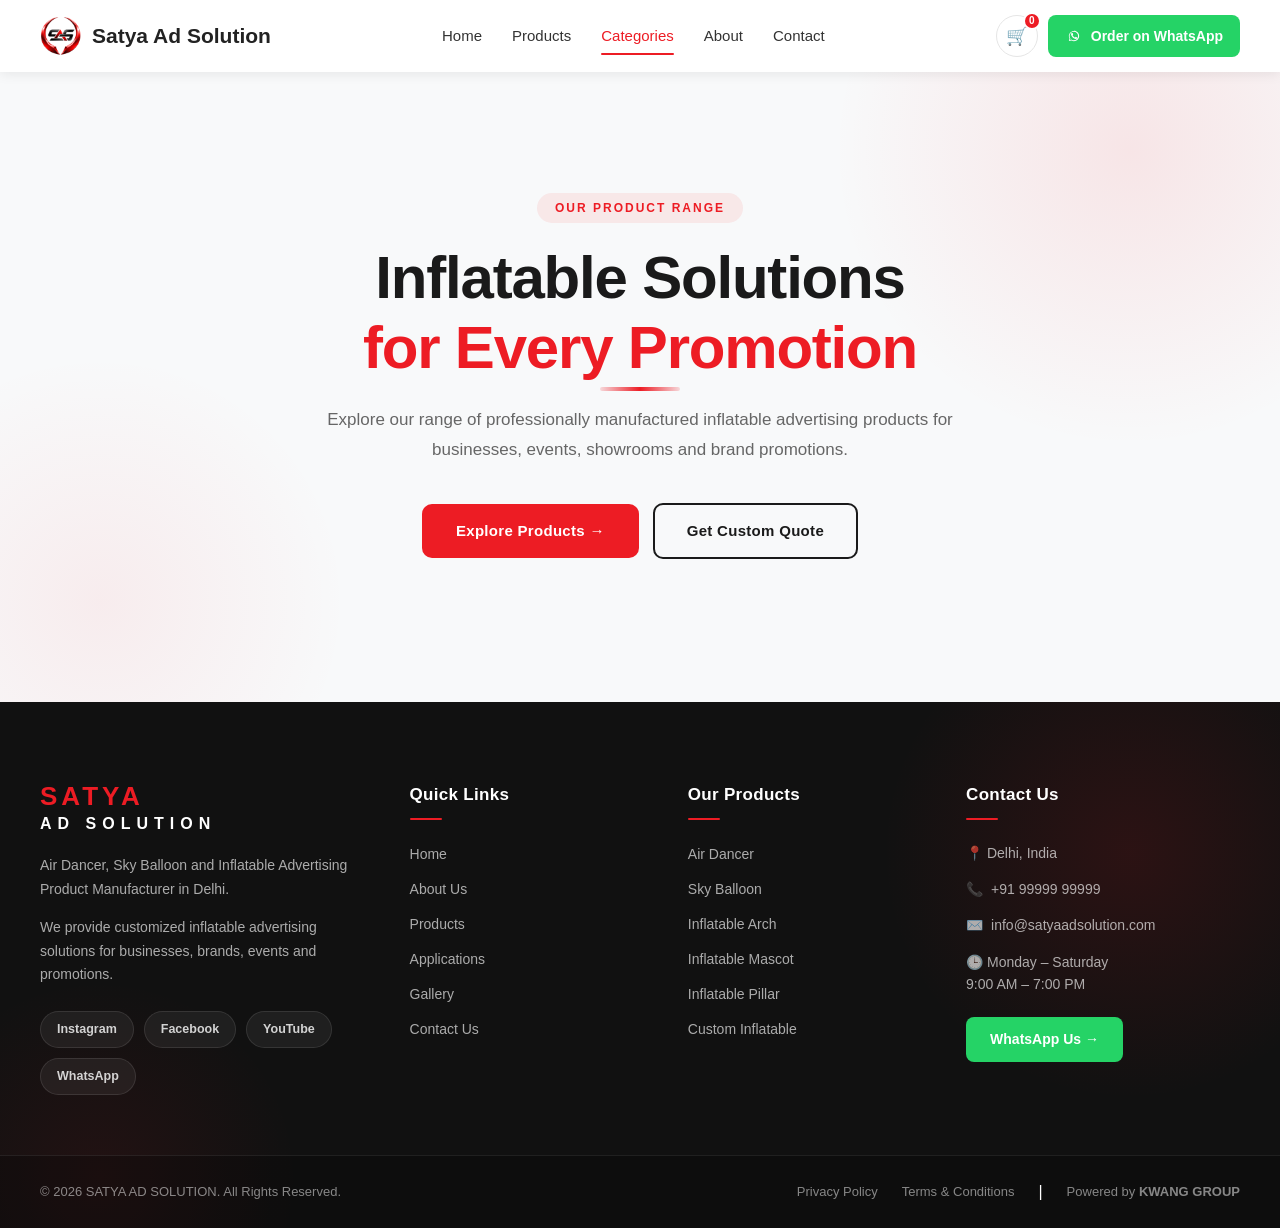
<file: categories.html>
<!DOCTYPE html>
<html lang="en">
<head>
  <meta charset="UTF-8">
  <meta name="viewport" content="width=device-width, initial-scale=1.0">

  <title>Satya Ad Solution | Air Dancer & Sky Balloon</title>
<nav class="navbar">
<link rel="stylesheet" href="home.css">
  <!-- Logo -->
  <a href="#home" class="logo">
    <img
      src="assets/logo/logoaa.svg"
      alt="Satya Ad Solution Logo"
    >
    <span>Satya Ad Solution</span>
  </a>

  <!-- Navigation -->
  <ul class="nav-links" id="navLinks">
    <li><a href="index.html">Home</a></li>
    <li><a href="products.html">Products</a></li>
    <li><a href="categories.html">Categories</a></li>
    <li><a href="about.html">About</a></li>
    <li><a href="contact.html">Contact</a></li>
  </ul>

  <!-- Right Actions -->
  <div class="nav-actions">

    <!-- Cart -->
    <a
      href="cart.html"
      class="cart-btn"
      aria-label="Shopping Cart"
    >
      🛒
      <span class="cart-count">0</span>
    </a>

    <!-- WhatsApp -->
    <a
      href="https://wa.me/919999999999"
      target="_blank"
      rel="noopener"
      class="whatsapp-btn"
      aria-label="Order on WhatsApp"
    >
      <svg
        xmlns="http://www.w3.org/2000/svg"
        viewBox="0 0 32 32"
        width="18"
        height="18"
        fill="currentColor"
        aria-hidden="true"
      >
        <path d="M19.11 17.205c-.372 0-1.088 1.39-1.518 1.39a.63.63 0 0 1-.315-.1c-.802-.402-1.504-.817-2.163-1.447-.545-.516-1.146-1.29-1.46-1.963a.426.426 0 0 1-.073-.215c0-.33.99-.945.99-1.49 0-.143-.73-2.09-.832-2.335-.143-.372-.214-.487-.6-.487-.187 0-.36-.043-.53-.043-.302 0-.53.115-.746.315-.688.645-1.032 1.318-1.06 2.264v.114c-.015.99.472 1.977 1.017 2.78 1.23 1.82 2.506 3.41 4.554 4.34.616.287 2.035.888 2.722.888.817 0 2.15-.515 2.478-1.318.13-.33.244-.73.244-1.088 0-.058-.014-.115-.014-.172-.086-.115-2.02-.96-2.15-1.045zM16.02 6.905c-5.04 0-9.14 4.1-9.14 9.14 0 1.61.416 3.12 1.146 4.43L6.9 25.1l4.77-1.09a9.11 9.11 0 0 0 4.35 1.11c5.04 0 9.14-4.1 9.14-9.14s-4.1-9.14-9.14-9.14zm0 16.7c-1.42 0-2.81-.36-4.03-1.045l-.29-.172-2.83.65.63-2.75-.187-.3a7.55 7.55 0 0 1-1.16-4.04c0-4.17 3.4-7.56 7.56-7.56s7.56 3.39 7.56 7.56-3.4 7.56-7.56 7.56z"/>
      </svg>

      <span>Order on WhatsApp</span>
    </a>

  </div>

  <!-- Hamburger -->
  <div class="hamburger" id="hamburger">
    <span></span>
    <span></span>
    <span></span>
  </div>

</nav>










<section class="satya-category-hero">

    <div class="satya-category-hero-container">

        <div class="satya-category-hero-content">

            <span class="satya-category-hero-label">
                OUR PRODUCT RANGE
            </span>

            <h1 class="satya-category-hero-title">
                Inflatable Solutions
                <span>for Every Promotion</span>
            </h1>

            <p class="satya-category-hero-description">
                Explore our range of professionally manufactured
                inflatable advertising products for businesses,
                events, showrooms and brand promotions.
            </p>

            <div class="satya-category-hero-actions">

                <a
                    href="#categories"
                    class="satya-category-hero-primary"
                >
                    Explore Products →
                </a>

                <a
                    href="#contact"
                    class="satya-category-hero-secondary"
                >
                    Get Custom Quote
                </a>

            </div>

        </div>

    </div>

</section>


<footer class="site-footer">

    <div class="footer-container">

        <!-- Brand -->
        <div class="footer-column footer-brand">

            <h2>SATYA</h2>
            <h3>AD SOLUTION</h3>

            <p>
                Air Dancer, Sky Balloon and Inflatable Advertising
                Product Manufacturer in Delhi.
            </p>

            <p>
                We provide customized inflatable advertising solutions
                for businesses, brands, events and promotions.
            </p>

            <div class="footer-socials">

                <a href="#" aria-label="Instagram">Instagram</a>

                <a href="#" aria-label="Facebook">Facebook</a>

                <a href="#" aria-label="YouTube">YouTube</a>

                <a href="#" aria-label="WhatsApp">WhatsApp</a>

            </div>

        </div>


        <!-- Quick Links -->
        <div class="footer-column">

            <h3>Quick Links</h3>

            <ul>
                <li><a href="#home">Home</a></li>
                <li><a href="#about">About Us</a></li>
                <li><a href="#products">Products</a></li>
                <li><a href="#applications">Applications</a></li>
                <li><a href="#gallery">Gallery</a></li>
                <li><a href="#contact">Contact Us</a></li>
            </ul>

        </div>


        <!-- Products -->
        <div class="footer-column">

            <h3>Our Products</h3>

            <ul>
                <li><a href="#products">Air Dancer</a></li>
                <li><a href="#products">Sky Balloon</a></li>
                <li><a href="#products">Inflatable Arch</a></li>
                <li><a href="#products">Inflatable Mascot</a></li>
                <li><a href="#products">Inflatable Pillar</a></li>
                <li><a href="#products">Custom Inflatable</a></li>
            </ul>

        </div>


        <!-- Contact -->
        <div class="footer-column footer-contact">

            <h3>Contact Us</h3>

            <p>
                📍 Delhi, India
            </p>

            <p>
                📞
                <a href="tel:+919999999999">
                    +91 99999 99999
                </a>
            </p>

            <p>
                ✉️
                <a href="mailto:info@satyaadsolution.com">
                    info@satyaadsolution.com
                </a>
            </p>

            <p>
                🕒 Monday – Saturday<br>
                9:00 AM – 7:00 PM
            </p>

            <a
                href="https://wa.me/919999999999?text=Hello%20SATYA%20AD%20SOLUTION,%20I%20am%20interested%20in%20your%20inflatable%20products."
                class="footer-whatsapp"
                target="_blank"
            >
                WhatsApp Us →
            </a>

        </div>

    </div>

<div class="footer-bottom">

    <div class="footer-bottom-container">

        <p>
            © 2026 SATYA AD SOLUTION. All Rights Reserved.
        </p>

        <div class="footer-legal">

            <a href="privacy-policy.html">
                Privacy Policy
            </a>

            <a href="terms.html">
                Terms & Conditions
            </a>

            <span>|</span>

            <a
                href="https://kwanggroup.com"
                target="_blank"
                rel="noopener noreferrer"
                class="powered-by"
            >
                Powered by <strong>KWANG GROUP</strong>
            </a>

        </div>

    </div>

</div>

<script src="script.js"></script>
</file>
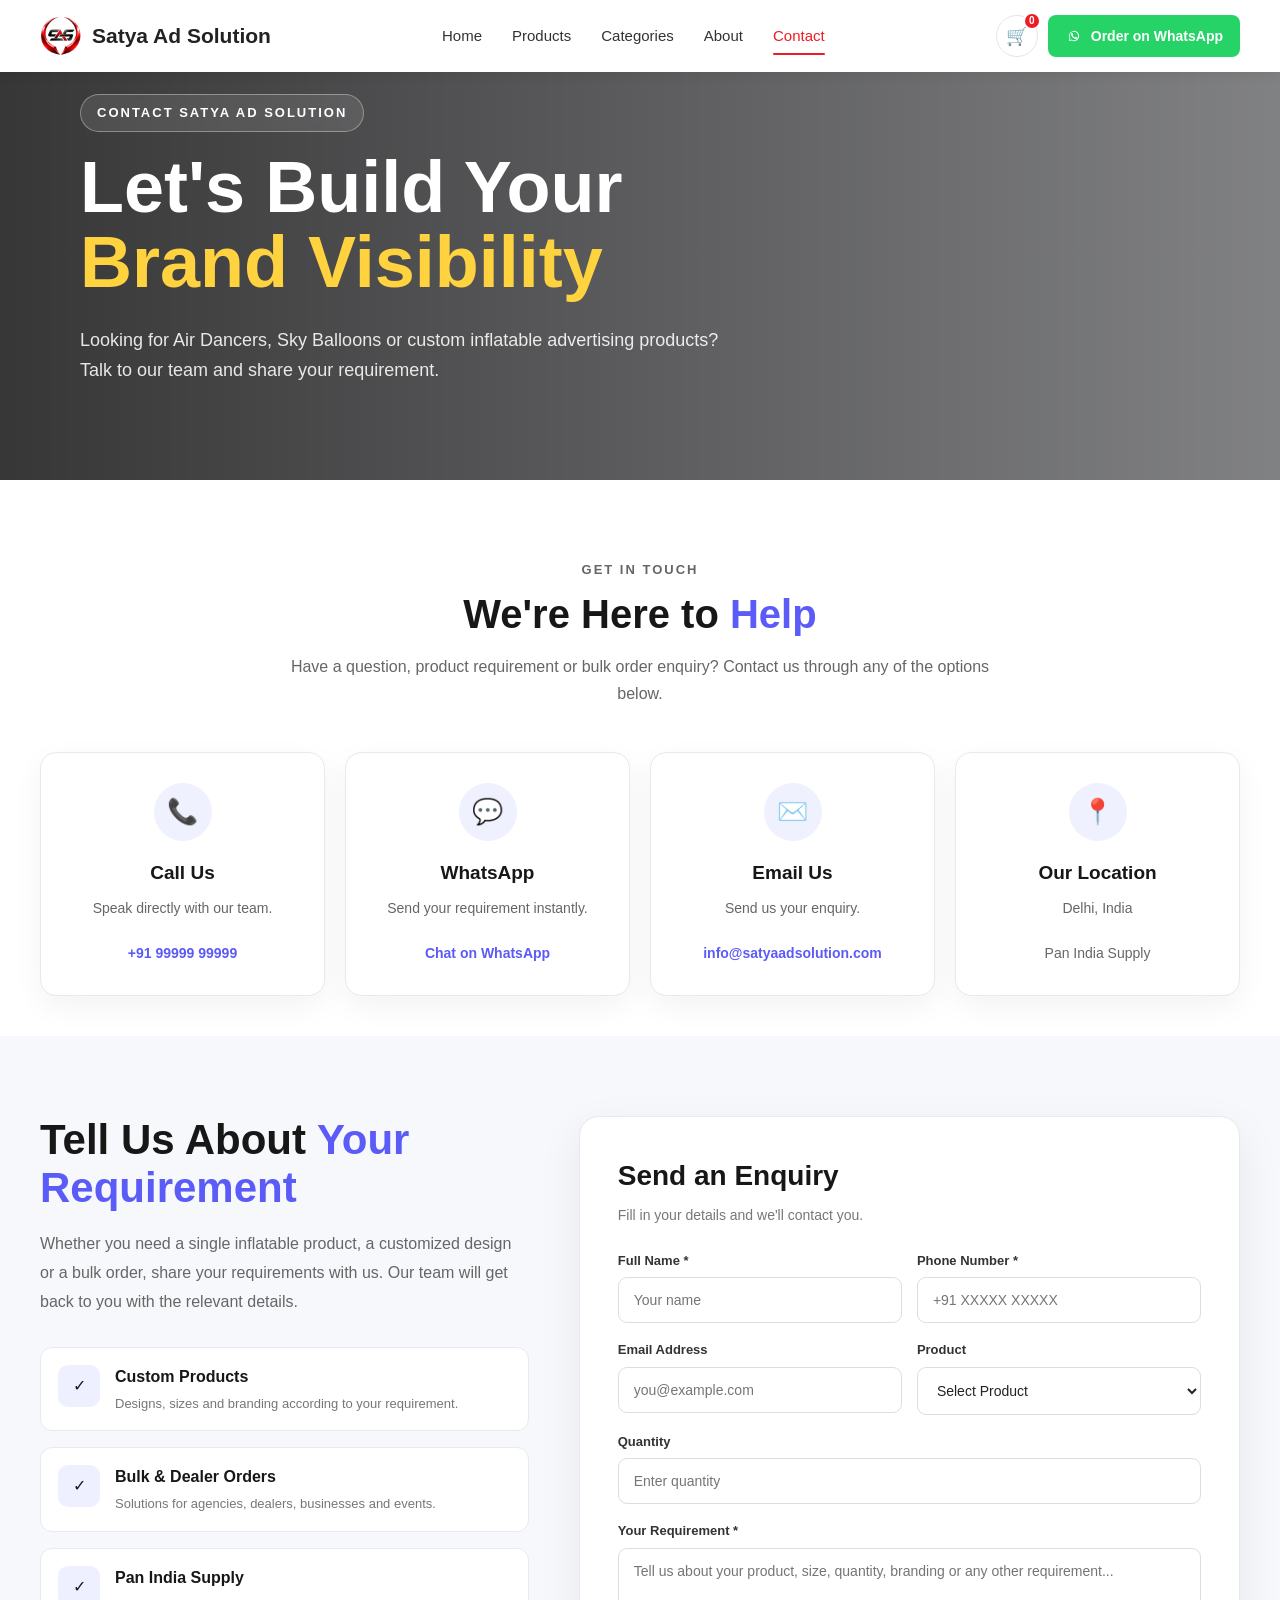
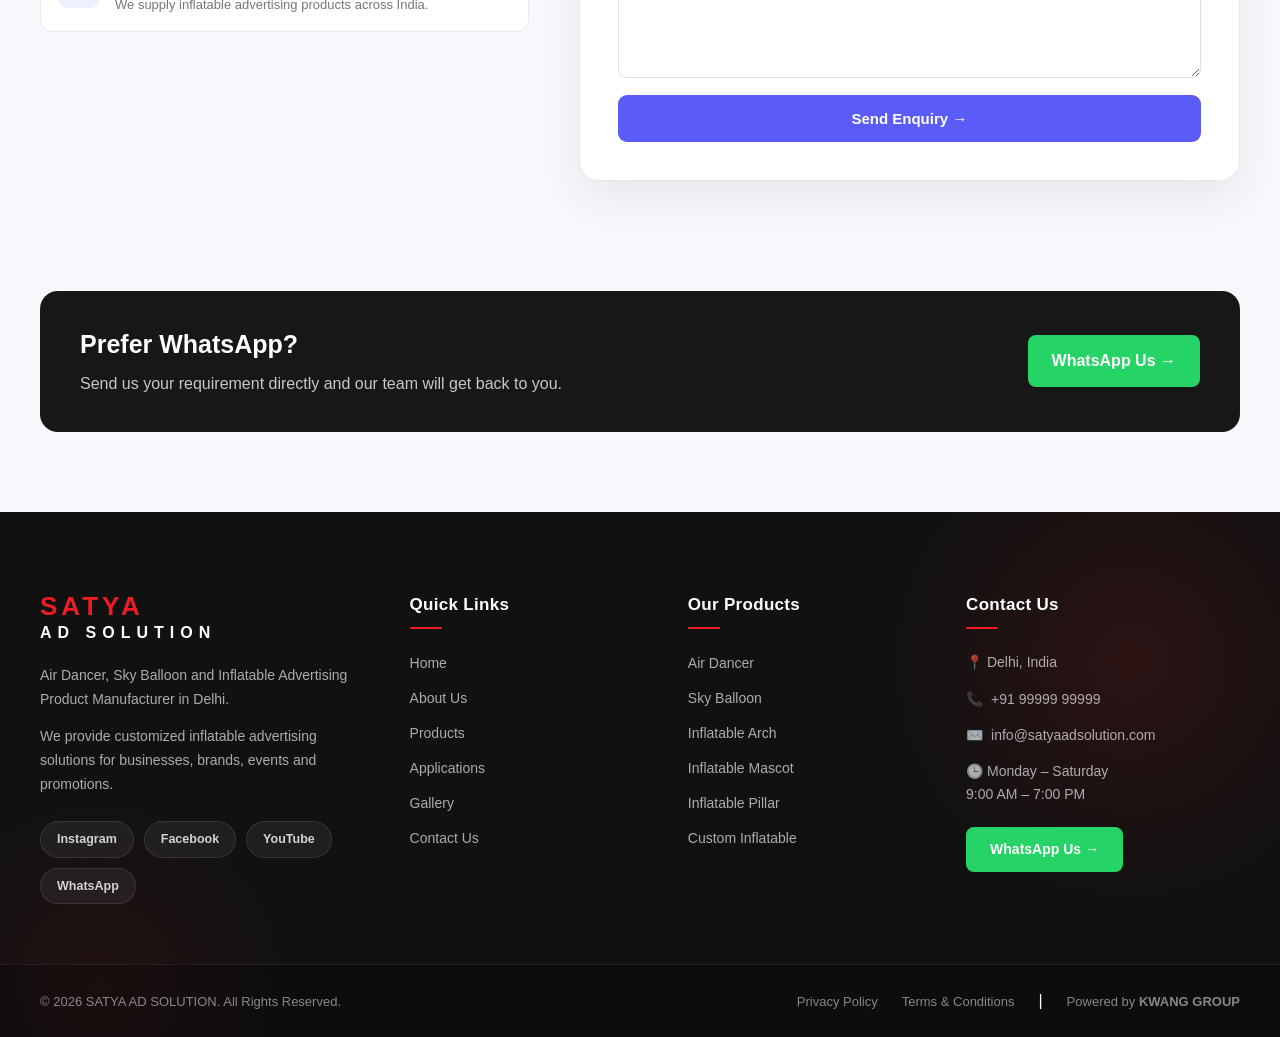
<file: contact.html>
<!DOCTYPE html>
<html lang="en">
<head>
  <meta charset="UTF-8">
  <meta name="viewport" content="width=device-width, initial-scale=1.0">

  <title>Satya Ad Solution | Air Dancer & Sky Balloon</title>
<nav class="navbar">
<link rel="stylesheet" href="home.css">
  <!-- Logo -->
  <a href="#home" class="logo">
    <img
      src="assets/logo/logoaa.svg"
      alt="Satya Ad Solution Logo"
    >
    <span>Satya Ad Solution</span>
  </a>

  <!-- Navigation -->
  <ul class="nav-links" id="navLinks">
    <li><a href="index.html">Home</a></li>
    <li><a href="products.html">Products</a></li>
    <li><a href="categories.html">Categories</a></li>
    <li><a href="about.html">About</a></li>
    <li><a href="contact.html">Contact</a></li>
  </ul>

  <!-- Right Actions -->
  <div class="nav-actions">

    <!-- Cart -->
    <a
      href="cart.html"
      class="cart-btn"
      aria-label="Shopping Cart"
    >
      🛒
      <span class="cart-count">0</span>
    </a>

    <!-- WhatsApp -->
    <a
      href="https://wa.me/919999999999"
      target="_blank"
      rel="noopener"
      class="whatsapp-btn"
      aria-label="Order on WhatsApp"
    >
      <svg
        xmlns="http://www.w3.org/2000/svg"
        viewBox="0 0 32 32"
        width="18"
        height="18"
        fill="currentColor"
        aria-hidden="true"
      >
        <path d="M19.11 17.205c-.372 0-1.088 1.39-1.518 1.39a.63.63 0 0 1-.315-.1c-.802-.402-1.504-.817-2.163-1.447-.545-.516-1.146-1.29-1.46-1.963a.426.426 0 0 1-.073-.215c0-.33.99-.945.99-1.49 0-.143-.73-2.09-.832-2.335-.143-.372-.214-.487-.6-.487-.187 0-.36-.043-.53-.043-.302 0-.53.115-.746.315-.688.645-1.032 1.318-1.06 2.264v.114c-.015.99.472 1.977 1.017 2.78 1.23 1.82 2.506 3.41 4.554 4.34.616.287 2.035.888 2.722.888.817 0 2.15-.515 2.478-1.318.13-.33.244-.73.244-1.088 0-.058-.014-.115-.014-.172-.086-.115-2.02-.96-2.15-1.045zM16.02 6.905c-5.04 0-9.14 4.1-9.14 9.14 0 1.61.416 3.12 1.146 4.43L6.9 25.1l4.77-1.09a9.11 9.11 0 0 0 4.35 1.11c5.04 0 9.14-4.1 9.14-9.14s-4.1-9.14-9.14-9.14zm0 16.7c-1.42 0-2.81-.36-4.03-1.045l-.29-.172-2.83.65.63-2.75-.187-.3a7.55 7.55 0 0 1-1.16-4.04c0-4.17 3.4-7.56 7.56-7.56s7.56 3.39 7.56 7.56-3.4 7.56-7.56 7.56z"/>
      </svg>

      <span>Order on WhatsApp</span>
    </a>

  </div>

  <!-- Hamburger -->
  <div class="hamburger" id="hamburger">
    <span></span>
    <span></span>
    <span></span>
  </div>

</nav>

    <style>

        /* =========================================================
           SATYA CONTACT PAGE
        ========================================================= */

        .satya-contact-page {
            width: 100%;
            overflow: hidden;
            background: #f7f8fc;
            color: #171717;
            font-family: Arial, Helvetica, sans-serif;
        }


        /* =========================================================
           HERO
        ========================================================= */

        .satya-contact-hero {
            position: relative;
            min-height: 480px;

            display: flex;
            align-items: center;

            background:
                linear-gradient(
                    90deg,
                    rgba(0, 0, 0, 0.78),
                    rgba(0, 0, 0, 0.48)
                ),
                url("https://images.unsplash.com/photo-1492684223066-81342ee5ff30?auto=format&fit=crop&w=2000&q=85");

            background-size: cover;
            background-position: center;
            background-repeat: no-repeat;
        }


        .satya-contact-hero-container {
            width: 100%;
            max-width: 1200px;

            margin: auto;
            padding: 90px 40px;
        }


        .satya-contact-hero-content {
            max-width: 750px;
            color: #ffffff;
        }


        .satya-contact-label {
            display: inline-block;

            padding: 8px 16px;
            margin-bottom: 18px;

            border: 1px solid rgba(255,255,255,0.35);
            border-radius: 30px;

            background: rgba(255,255,255,0.10);

            backdrop-filter: blur(8px);

            font-size: 13px;
            font-weight: 700;

            letter-spacing: 2px;
            text-transform: uppercase;
        }


        .satya-contact-hero h1 {
            margin: 0;

            font-size: clamp(44px, 6vw, 72px);
            line-height: 1.05;

            font-weight: 800;
        }


        .satya-contact-hero h1 span {
            display: block;
            color: #ffd23f;
        }


        .satya-contact-hero p {
            max-width: 650px;

            margin: 24px 0 0;

            color: rgba(255,255,255,0.88);

            font-size: 18px;
            line-height: 1.7;
        }


        /* =========================================================
           CONTACT INFO
        ========================================================= */

        .satya-contact-info {
            padding: 80px 20px 40px;
            background: #ffffff;
        }


        .satya-contact-container {
            width: 100%;
            max-width: 1200px;
            margin: auto;
        }


        .satya-contact-section-heading {
            max-width: 700px;

            margin: 0 auto 45px;

            text-align: center;
        }


        .satya-contact-section-heading span {
            display: block;

            margin-bottom: 10px;

            color: #666;

            font-size: 13px;
            font-weight: 700;

            letter-spacing: 2px;
            text-transform: uppercase;
        }


        .satya-contact-section-heading h2 {
            margin: 0;

            font-size: 40px;
            line-height: 1.2;
        }


        .satya-contact-section-heading h2 strong {
            color: #5b5bf7;
        }


        .satya-contact-section-heading p {
            margin-top: 15px;

            color: #666;

            line-height: 1.7;
        }


        .satya-contact-info-grid {
            display: grid;

            grid-template-columns: repeat(4, 1fr);

            gap: 20px;
        }


        .satya-contact-info-card {
            padding: 30px 22px;

            text-align: center;

            border: 1px solid #e8e8ee;
            border-radius: 16px;

            background: #ffffff;

            box-shadow: 0 10px 30px rgba(0,0,0,0.05);

            transition: 0.3s ease;
        }


        .satya-contact-info-card:hover {
            transform: translateY(-6px);

            box-shadow: 0 18px 40px rgba(0,0,0,0.10);
        }


        .satya-contact-info-icon {
            width: 58px;
            height: 58px;

            margin: 0 auto 18px;

            display: flex;
            align-items: center;
            justify-content: center;

            border-radius: 50%;

            background: #f0f1ff;

            font-size: 25px;
        }


        .satya-contact-info-card h3 {
            margin: 0 0 10px;

            font-size: 19px;
        }


        .satya-contact-info-card p {
            margin: 0;

            color: #666;

            font-size: 14px;
            line-height: 1.6;
        }


        .satya-contact-info-card a {
            color: #5b5bf7;

            text-decoration: none;

            font-weight: 600;
        }


        /* =========================================================
           CONTACT FORM SECTION
        ========================================================= */

        .satya-contact-main {
            padding: 80px 20px;

            background: #f7f8fc;
        }


        .satya-contact-main-grid {
            display: grid;

            grid-template-columns: 0.85fr 1.15fr;

            gap: 50px;

            align-items: start;
        }


        /* LEFT SIDE */

        .satya-contact-left h2 {
            margin: 0 0 18px;

            font-size: 42px;
            line-height: 1.15;
        }


        .satya-contact-left h2 span {
            color: #5b5bf7;
        }


        .satya-contact-left > p {
            margin: 0 0 30px;

            color: #666;

            line-height: 1.8;
        }


        .satya-contact-benefits {
            display: flex;
            flex-direction: column;
            gap: 16px;
        }


        .satya-contact-benefit {
            display: flex;

            gap: 15px;

            padding: 17px;

            border-radius: 12px;

            background: #ffffff;

            border: 1px solid #e9e9ef;
        }


        .satya-contact-benefit-icon {
            flex-shrink: 0;

            width: 42px;
            height: 42px;

            display: flex;
            align-items: center;
            justify-content: center;

            border-radius: 10px;

            background: #eef0ff;
        }


        .satya-contact-benefit h3 {
            margin: 0 0 5px;

            font-size: 16px;
        }


        .satya-contact-benefit p {
            margin: 0;

            color: #777;

            font-size: 13px;
            line-height: 1.5;
        }


        /* FORM */

        .satya-contact-form-box {
            padding: 38px;

            border-radius: 20px;

            background: #ffffff;

            border: 1px solid #e8e8ee;

            box-shadow: 0 15px 45px rgba(0,0,0,0.07);
        }


        .satya-contact-form-box h3 {
            margin: 0 0 8px;

            font-size: 28px;
        }


        .satya-contact-form-box > p {
            margin: 0 0 25px;

            color: #777;

            font-size: 14px;
        }


        .satya-contact-form {
            display: flex;
            flex-direction: column;

            gap: 17px;
        }


        .satya-contact-form-row {
            display: grid;

            grid-template-columns: 1fr 1fr;

            gap: 15px;
        }


        .satya-contact-field {
            display: flex;
            flex-direction: column;

            gap: 7px;
        }


        .satya-contact-field label {
            font-size: 13px;

            font-weight: 700;

            color: #333;
        }


        .satya-contact-field input,
        .satya-contact-field select,
        .satya-contact-field textarea {

            width: 100%;

            padding: 14px 15px;

            border: 1px solid #ddddE5;
            border-radius: 9px;

            outline: none;

            background: #ffffff;

            color: #222;

            font-family: inherit;

            font-size: 14px;

            transition: 0.25s ease;
        }


        .satya-contact-field input:focus,
        .satya-contact-field select:focus,
        .satya-contact-field textarea:focus {

            border-color: #5b5bf7;

            box-shadow: 0 0 0 3px rgba(91,91,247,0.10);
        }


        .satya-contact-field textarea {
            min-height: 130px;

            resize: vertical;
        }


        .satya-contact-submit {
            width: 100%;

            padding: 15px 20px;

            border: none;
            border-radius: 9px;

            background: #5b5bf7;

            color: #ffffff;

            font-size: 15px;
            font-weight: 700;

            cursor: pointer;

            transition: 0.3s ease;
        }


        .satya-contact-submit:hover {
            transform: translateY(-2px);

            background: #4747df;
        }


        /* =========================================================
           WHATSAPP CTA
        ========================================================= */

        .satya-contact-whatsapp {
            padding: 30px 20px 80px;

            background: #f7f8fc;
        }


        .satya-contact-whatsapp-box {
            max-width: 1200px;

            margin: auto;

            padding: 35px 40px;

            display: flex;

            align-items: center;
            justify-content: space-between;

            gap: 25px;

            border-radius: 18px;

            background: #171717;

            color: #ffffff;
        }


        .satya-contact-whatsapp-content h3 {
            margin: 0 0 8px;

            font-size: 25px;
        }


        .satya-contact-whatsapp-content p {
            margin: 0;

            color: #c8c8c8;

            line-height: 1.6;
        }


        .satya-contact-whatsapp-button {
            flex-shrink: 0;

            padding: 14px 24px;

            border-radius: 8px;

            background: #25D366;

            color: #ffffff;

            text-decoration: none;

            font-weight: 700;

            transition: 0.3s ease;
        }


        .satya-contact-whatsapp-button:hover {
            transform: translateY(-3px);

            background: #1ebe5d;
        }


        /* =========================================================
           MAP
        ========================================================= */

        .satya-contact-map-section {
            padding: 0 20px 80px;

            background: #f7f8fc;
        }


        .satya-contact-map {
            width: 100%;

            height: 400px;

            overflow: hidden;

            border-radius: 18px;

            border: 1px solid #e4e4ea;

            background: #eeeeee;
        }


        .satya-contact-map iframe {
            width: 100%;
            height: 100%;

            border: 0;
        }


        /* =========================================================
           MOBILE
        ========================================================= */

        @media (max-width: 1000px) {

            .satya-contact-info-grid {
                grid-template-columns: repeat(2, 1fr);
            }

            .satya-contact-main-grid {
                grid-template-columns: 1fr;
            }

        }


        @media (max-width: 700px) {

            .satya-contact-hero {
                min-height: 430px;
            }


            .satya-contact-hero-container {
                padding: 70px 22px;
            }


            .satya-contact-hero h1 {
                font-size: 44px;
            }


            .satya-contact-hero p {
                font-size: 16px;
            }


            .satya-contact-info {
                padding-top: 60px;
            }


            .satya-contact-info-grid {
                grid-template-columns: 1fr;
            }


            .satya-contact-section-heading h2 {
                font-size: 32px;
            }


            .satya-contact-main {
                padding: 60px 18px;
            }


            .satya-contact-left h2 {
                font-size: 34px;
            }


            .satya-contact-form-box {
                padding: 25px 20px;
            }


            .satya-contact-form-row {
                grid-template-columns: 1fr;
            }


            .satya-contact-whatsapp {
                padding: 20px 18px 60px;
            }


            .satya-contact-whatsapp-box {
                flex-direction: column;

                align-items: flex-start;

                padding: 28px 22px;
            }


            .satya-contact-whatsapp-button {
                width: 100%;

                text-align: center;
            }


            .satya-contact-map-section {
                padding: 0 18px 60px;
            }


            .satya-contact-map {
                height: 320px;
            }

        }


        @media (max-width: 450px) {

            .satya-contact-hero h1 {
                font-size: 38px;
            }


            .satya-contact-label {
                font-size: 11px;
            }


            .satya-contact-hero-container {
                padding: 60px 18px;
            }

        }

    </style>


    <main class="satya-contact-page">


        <!-- =====================================================
             HERO
        ====================================================== -->

        <section class="satya-contact-hero">

            <div class="satya-contact-hero-container">

                <div class="satya-contact-hero-content">

                    <span class="satya-contact-label">
                        CONTACT SATYA AD SOLUTION
                    </span>

                    <h1>
                        Let's Build Your
                        <span>Brand Visibility</span>
                    </h1>

                    <p>
                        Looking for Air Dancers, Sky Balloons or
                        custom inflatable advertising products?
                        Talk to our team and share your requirement.
                    </p>

                </div>

            </div>

        </section>



        <!-- =====================================================
             CONTACT INFORMATION
        ====================================================== -->

        <section class="satya-contact-info">

            <div class="satya-contact-container">

                <div class="satya-contact-section-heading">

                    <span>GET IN TOUCH</span>

                    <h2>
                        We're Here to
                        <strong>Help</strong>
                    </h2>

                    <p>
                        Have a question, product requirement or bulk
                        order enquiry? Contact us through any of the
                        options below.
                    </p>

                </div>


                <div class="satya-contact-info-grid">


                    <!-- Phone -->

                    <div class="satya-contact-info-card">

                        <div class="satya-contact-info-icon">
                            📞
                        </div>

                        <h3>Call Us</h3>

                        <p>
                            Speak directly with our team.
                            <br><br>

                            <a href="tel:+919999999999">
                                +91 99999 99999
                            </a>
                        </p>

                    </div>


                    <!-- WhatsApp -->

                    <div class="satya-contact-info-card">

                        <div class="satya-contact-info-icon">
                            💬
                        </div>

                        <h3>WhatsApp</h3>

                        <p>
                            Send your requirement instantly.
                            <br><br>

                            <a
                                href="https://wa.me/919999999999"
                                target="_blank"
                                rel="noopener"
                            >
                                Chat on WhatsApp
                            </a>
                        </p>

                    </div>


                    <!-- Email -->

                    <div class="satya-contact-info-card">

                        <div class="satya-contact-info-icon">
                            ✉️
                        </div>

                        <h3>Email Us</h3>

                        <p>
                            Send us your enquiry.
                            <br><br>

                            <a href="mailto:info@satyaadsolution.com">
                                info@satyaadsolution.com
                            </a>
                        </p>

                    </div>


                    <!-- Location -->

                    <div class="satya-contact-info-card">

                        <div class="satya-contact-info-icon">
                            📍
                        </div>

                        <h3>Our Location</h3>

                        <p>
                            Delhi, India
                            <br><br>

                            Pan India Supply
                        </p>

                    </div>

                </div>

            </div>

        </section>



        <!-- =====================================================
             FORM + WHY CONTACT
        ====================================================== -->

        <section class="satya-contact-main">

            <div class="satya-contact-container">

                <div class="satya-contact-main-grid">


                    <!-- LEFT -->

                    <div class="satya-contact-left">

                        <h2>
                            Tell Us About
                            <span>Your Requirement</span>
                        </h2>

                        <p>
                            Whether you need a single inflatable product,
                            a customized design or a bulk order, share
                            your requirements with us. Our team will get
                            back to you with the relevant details.
                        </p>


                        <div class="satya-contact-benefits">


                            <div class="satya-contact-benefit">

                                <div class="satya-contact-benefit-icon">
                                    ✓
                                </div>

                                <div>

                                    <h3>
                                        Custom Products
                                    </h3>

                                    <p>
                                        Designs, sizes and branding
                                        according to your requirement.
                                    </p>

                                </div>

                            </div>


                            <div class="satya-contact-benefit">

                                <div class="satya-contact-benefit-icon">
                                    ✓
                                </div>

                                <div>

                                    <h3>
                                        Bulk & Dealer Orders
                                    </h3>

                                    <p>
                                        Solutions for agencies, dealers,
                                        businesses and events.
                                    </p>

                                </div>

                            </div>


                            <div class="satya-contact-benefit">

                                <div class="satya-contact-benefit-icon">
                                    ✓
                                </div>

                                <div>

                                    <h3>
                                        Pan India Supply
                                    </h3>

                                    <p>
                                        We supply inflatable advertising
                                        products across India.
                                    </p>

                                </div>

                            </div>


                        </div>

                    </div>



                    <!-- FORM -->

                    <div class="satya-contact-form-box">

                        <h3>
                            Send an Enquiry
                        </h3>

                        <p>
                            Fill in your details and we'll contact you.
                        </p>


                        <form
                            class="satya-contact-form"
                            id="satyaContactForm"
                        >


                            <div class="satya-contact-form-row">

                                <div class="satya-contact-field">

                                    <label for="satyaName">
                                        Full Name *
                                    </label>

                                    <input
                                        type="text"
                                        id="satyaName"
                                        name="name"
                                        placeholder="Your name"
                                        required
                                    >

                                </div>


                                <div class="satya-contact-field">

                                    <label for="satyaPhone">
                                        Phone Number *
                                    </label>

                                    <input
                                        type="tel"
                                        id="satyaPhone"
                                        name="phone"
                                        placeholder="+91 XXXXX XXXXX"
                                        required
                                    >

                                </div>

                            </div>



                            <div class="satya-contact-form-row">

                                <div class="satya-contact-field">

                                    <label for="satyaEmail">
                                        Email Address
                                    </label>

                                    <input
                                        type="email"
                                        id="satyaEmail"
                                        name="email"
                                        placeholder="you@example.com"
                                    >

                                </div>


                                <div class="satya-contact-field">

                                    <label for="satyaProduct">
                                        Product
                                    </label>

                                    <select
                                        id="satyaProduct"
                                        name="product"
                                    >

                                        <option value="">
                                            Select Product
                                        </option>

                                        <option>
                                            Air Dancer
                                        </option>

                                        <option>
                                            Sky Balloon
                                        </option>

                                        <option>
                                            Inflatable Arch
                                        </option>

                                        <option>
                                            Inflatable Mascot
                                        </option>

                                        <option>
                                            Inflatable Pillar
                                        </option>

                                        <option>
                                            Custom Inflatable
                                        </option>

                                    </select>

                                </div>

                            </div>



                            <div class="satya-contact-field">

                                <label for="satyaQuantity">
                                    Quantity
                                </label>

                                <input
                                    type="number"
                                    id="satyaQuantity"
                                    name="quantity"
                                    min="1"
                                    placeholder="Enter quantity"
                                >

                            </div>



                            <div class="satya-contact-field">

                                <label for="satyaMessage">
                                    Your Requirement *
                                </label>

                                <textarea
                                    id="satyaMessage"
                                    name="message"
                                    placeholder="Tell us about your product, size, quantity, branding or any other requirement..."
                                    required
                                ></textarea>

                            </div>



                            <button
                                type="submit"
                                class="satya-contact-submit"
                            >
                                Send Enquiry →
                            </button>


                        </form>

                    </div>

                </div>

            </div>

        </section>



        <!-- =====================================================
             WHATSAPP CTA
        ====================================================== -->

        <section class="satya-contact-whatsapp">

            <div class="satya-contact-whatsapp-box">

                <div class="satya-contact-whatsapp-content">

                    <h3>
                        Prefer WhatsApp?
                    </h3>

                    <p>
                        Send us your requirement directly and
                        our team will get back to you.
                    </p>

                </div>


                <a
                    href="https://wa.me/919999999999?text=Hello%20SATYA%20AD%20SOLUTION,%20I%20want%20to%20know%20more%20about%20your%20inflatable%20products."
                    class="satya-contact-whatsapp-button"
                    target="_blank"
                    rel="noopener"
                >
                    WhatsApp Us →
                </a>

            </div>

        </section>


<footer class="site-footer">

    <div class="footer-container">

        <!-- Brand -->
        <div class="footer-column footer-brand">

            <h2>SATYA</h2>
            <h3>AD SOLUTION</h3>

            <p>
                Air Dancer, Sky Balloon and Inflatable Advertising
                Product Manufacturer in Delhi.
            </p>

            <p>
                We provide customized inflatable advertising solutions
                for businesses, brands, events and promotions.
            </p>

            <div class="footer-socials">

                <a href="#" aria-label="Instagram">Instagram</a>

                <a href="#" aria-label="Facebook">Facebook</a>

                <a href="#" aria-label="YouTube">YouTube</a>

                <a href="#" aria-label="WhatsApp">WhatsApp</a>

            </div>

        </div>


        <!-- Quick Links -->
        <div class="footer-column">

            <h3>Quick Links</h3>

            <ul>
                <li><a href="#home">Home</a></li>
                <li><a href="#about">About Us</a></li>
                <li><a href="#products">Products</a></li>
                <li><a href="#applications">Applications</a></li>
                <li><a href="#gallery">Gallery</a></li>
                <li><a href="#contact">Contact Us</a></li>
            </ul>

        </div>


        <!-- Products -->
        <div class="footer-column">

            <h3>Our Products</h3>

            <ul>
                <li><a href="#products">Air Dancer</a></li>
                <li><a href="#products">Sky Balloon</a></li>
                <li><a href="#products">Inflatable Arch</a></li>
                <li><a href="#products">Inflatable Mascot</a></li>
                <li><a href="#products">Inflatable Pillar</a></li>
                <li><a href="#products">Custom Inflatable</a></li>
            </ul>

        </div>


        <!-- Contact -->
        <div class="footer-column footer-contact">

            <h3>Contact Us</h3>

            <p>
                📍 Delhi, India
            </p>

            <p>
                📞
                <a href="tel:+919999999999">
                    +91 99999 99999
                </a>
            </p>

            <p>
                ✉️
                <a href="mailto:info@satyaadsolution.com">
                    info@satyaadsolution.com
                </a>
            </p>

            <p>
                🕒 Monday – Saturday<br>
                9:00 AM – 7:00 PM
            </p>

            <a
                href="https://wa.me/919999999999?text=Hello%20SATYA%20AD%20SOLUTION,%20I%20am%20interested%20in%20your%20inflatable%20products."
                class="footer-whatsapp"
                target="_blank"
            >
                WhatsApp Us →
            </a>

        </div>

    </div>

<div class="footer-bottom">

    <div class="footer-bottom-container">

        <p>
            © 2026 SATYA AD SOLUTION. All Rights Reserved.
        </p>

        <div class="footer-legal">

            <a href="privacy-policy.html">
                Privacy Policy
            </a>

            <a href="terms.html">
                Terms & Conditions
            </a>

            <span>|</span>

            <a
                href="https://kwanggroup.com"
                target="_blank"
                rel="noopener noreferrer"
                class="powered-by"
            >
                Powered by <strong>KWANG GROUP</strong>
            </a>

        </div>

    </div>

</div>

<script src="script.js"></script>
</file>
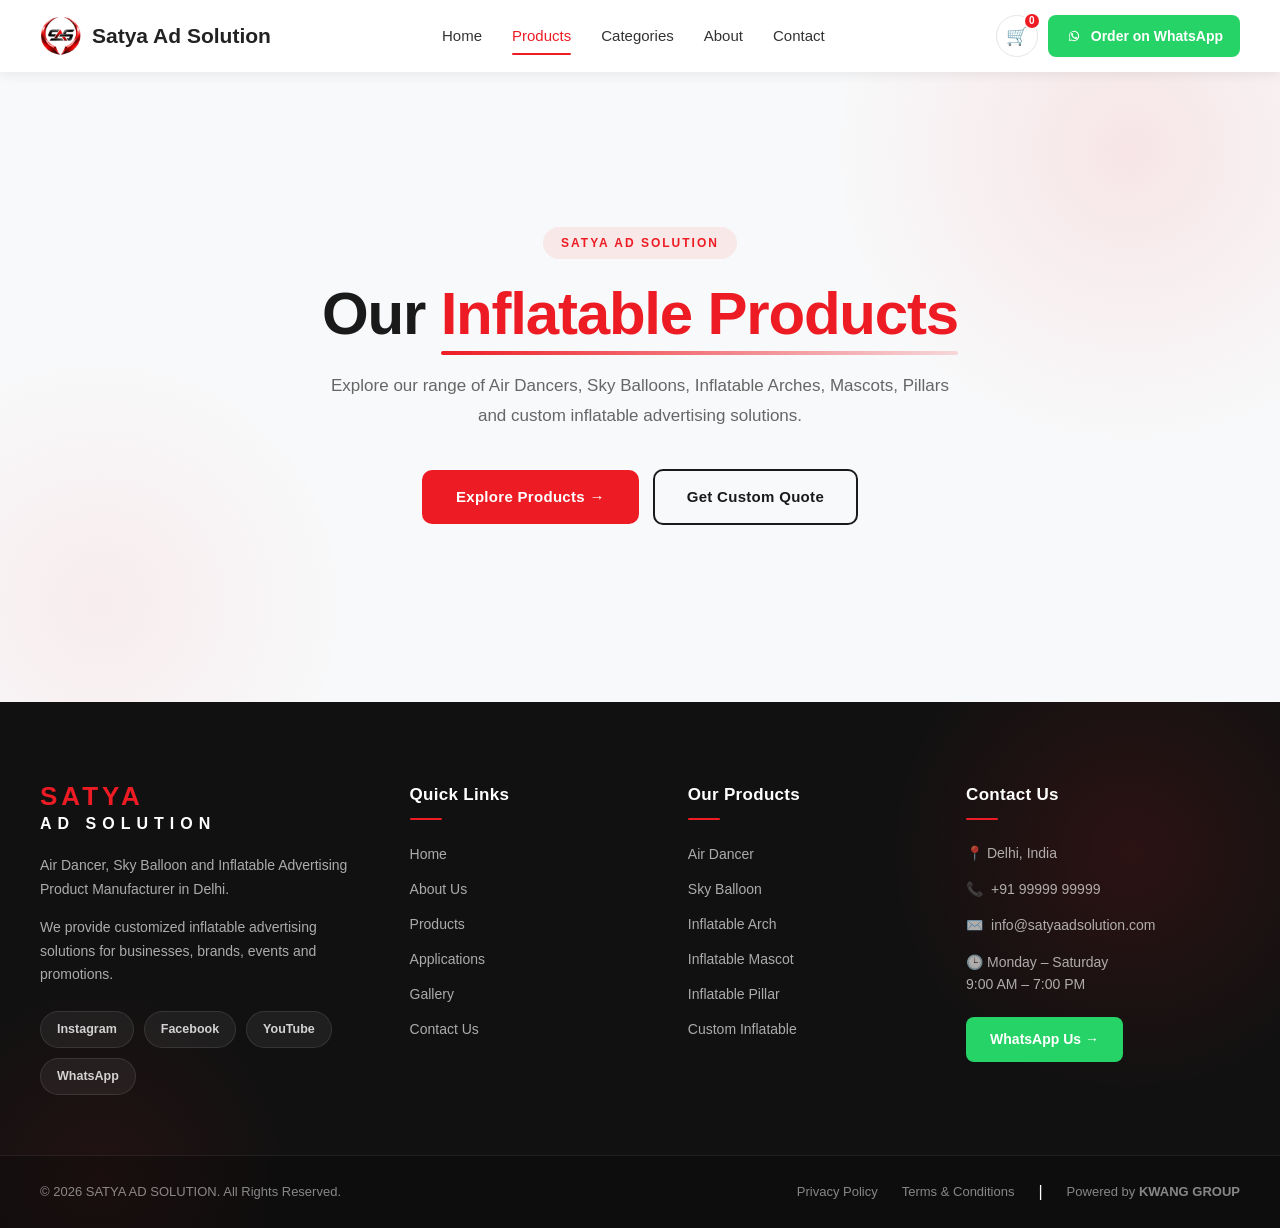
<file: products.html>
<!DOCTYPE html>
<html lang="en">
<head>
  <meta charset="UTF-8">
  <meta name="viewport" content="width=device-width, initial-scale=1.0">

  <title>Products</title>
<nav class="navbar">
<link rel="stylesheet" href="home.css">
  <!-- Logo -->
  <a href="#home" class="logo">
    <img
      src="assets/logo/logoaa.svg"
      alt="Satya Ad Solution Logo"
    >
    <span>Satya Ad Solution</span>
  </a>

  <!-- Navigation -->
  <ul class="nav-links" id="navLinks">
    <li><a href="index.html">Home</a></li>
    <li><a href="products.html">Products</a></li>
    <li><a href="categories.html">Categories</a></li>
    <li><a href="about.html">About</a></li>
    <li><a href="contact.html">Contact</a></li>
  </ul>

  <!-- Right Actions -->
  <div class="nav-actions">

    <!-- Cart -->
    <a
      href="cart.html"
      class="cart-btn"
      aria-label="Shopping Cart"
    >
      🛒
      <span class="cart-count">0</span>
    </a>

    <!-- WhatsApp -->
    <a
      href="https://wa.me/919999999999"
      target="_blank"
      rel="noopener"
      class="whatsapp-btn"
      aria-label="Order on WhatsApp"
    >
      <svg
        xmlns="http://www.w3.org/2000/svg"
        viewBox="0 0 32 32"
        width="18"
        height="18"
        fill="currentColor"
        aria-hidden="true"
      >
        <path d="M19.11 17.205c-.372 0-1.088 1.39-1.518 1.39a.63.63 0 0 1-.315-.1c-.802-.402-1.504-.817-2.163-1.447-.545-.516-1.146-1.29-1.46-1.963a.426.426 0 0 1-.073-.215c0-.33.99-.945.99-1.49 0-.143-.73-2.09-.832-2.335-.143-.372-.214-.487-.6-.487-.187 0-.36-.043-.53-.043-.302 0-.53.115-.746.315-.688.645-1.032 1.318-1.06 2.264v.114c-.015.99.472 1.977 1.017 2.78 1.23 1.82 2.506 3.41 4.554 4.34.616.287 2.035.888 2.722.888.817 0 2.15-.515 2.478-1.318.13-.33.244-.73.244-1.088 0-.058-.014-.115-.014-.172-.086-.115-2.02-.96-2.15-1.045zM16.02 6.905c-5.04 0-9.14 4.1-9.14 9.14 0 1.61.416 3.12 1.146 4.43L6.9 25.1l4.77-1.09a9.11 9.11 0 0 0 4.35 1.11c5.04 0 9.14-4.1 9.14-9.14s-4.1-9.14-9.14-9.14zm0 16.7c-1.42 0-2.81-.36-4.03-1.045l-.29-.172-2.83.65.63-2.75-.187-.3a7.55 7.55 0 0 1-1.16-4.04c0-4.17 3.4-7.56 7.56-7.56s7.56 3.39 7.56 7.56-3.4 7.56-7.56 7.56z"/>
      </svg>

      <span>Order on WhatsApp</span>
    </a>

  </div>

  <!-- Hamburger -->
  <div class="hamburger" id="hamburger">
    <span></span>
    <span></span>
    <span></span>
  </div>

</nav>










<section class="products-hero">

    <div class="products-hero-container">

        <div class="products-hero-content">

            <span class="section-label">
                SATYA AD SOLUTION
            </span>

            <h1>
                Our <span>Inflatable Products</span>
            </h1>

            <p>
                Explore our range of Air Dancers, Sky Balloons,
                Inflatable Arches, Mascots, Pillars and custom
                inflatable advertising solutions.
            </p>

            <div class="products-hero-buttons">

                <a href="#all-products" class="hero-btn">
                    Explore Products →
                </a>

                <a href="#contact" class="hero-btn-outline">
                    Get Custom Quote
                </a>

            </div>

        </div>

    </div>

</section>











<footer class="site-footer">

    <div class="footer-container">

        <!-- Brand -->
        <div class="footer-column footer-brand">

            <h2>SATYA</h2>
            <h3>AD SOLUTION</h3>

            <p>
                Air Dancer, Sky Balloon and Inflatable Advertising
                Product Manufacturer in Delhi.
            </p>

            <p>
                We provide customized inflatable advertising solutions
                for businesses, brands, events and promotions.
            </p>

            <div class="footer-socials">

                <a href="#" aria-label="Instagram">Instagram</a>

                <a href="#" aria-label="Facebook">Facebook</a>

                <a href="#" aria-label="YouTube">YouTube</a>

                <a href="#" aria-label="WhatsApp">WhatsApp</a>

            </div>

        </div>


        <!-- Quick Links -->
        <div class="footer-column">

            <h3>Quick Links</h3>

            <ul>
                <li><a href="#home">Home</a></li>
                <li><a href="#about">About Us</a></li>
                <li><a href="#products">Products</a></li>
                <li><a href="#applications">Applications</a></li>
                <li><a href="#gallery">Gallery</a></li>
                <li><a href="#contact">Contact Us</a></li>
            </ul>

        </div>


        <!-- Products -->
        <div class="footer-column">

            <h3>Our Products</h3>

            <ul>
                <li><a href="#products">Air Dancer</a></li>
                <li><a href="#products">Sky Balloon</a></li>
                <li><a href="#products">Inflatable Arch</a></li>
                <li><a href="#products">Inflatable Mascot</a></li>
                <li><a href="#products">Inflatable Pillar</a></li>
                <li><a href="#products">Custom Inflatable</a></li>
            </ul>

        </div>


        <!-- Contact -->
        <div class="footer-column footer-contact">

            <h3>Contact Us</h3>

            <p>
                📍 Delhi, India
            </p>

            <p>
                📞
                <a href="tel:+919999999999">
                    +91 99999 99999
                </a>
            </p>

            <p>
                ✉️
                <a href="mailto:info@satyaadsolution.com">
                    info@satyaadsolution.com
                </a>
            </p>

            <p>
                🕒 Monday – Saturday<br>
                9:00 AM – 7:00 PM
            </p>

            <a
                href="https://wa.me/919999999999?text=Hello%20SATYA%20AD%20SOLUTION,%20I%20am%20interested%20in%20your%20inflatable%20products."
                class="footer-whatsapp"
                target="_blank"
            >
                WhatsApp Us →
            </a>

        </div>

    </div>

<div class="footer-bottom">

    <div class="footer-bottom-container">

        <p>
            © 2026 SATYA AD SOLUTION. All Rights Reserved.
        </p>

        <div class="footer-legal">

            <a href="privacy-policy.html">
                Privacy Policy
            </a>

            <a href="terms.html">
                Terms & Conditions
            </a>

            <span>|</span>

            <a
                href="https://kwanggroup.com"
                target="_blank"
                rel="noopener noreferrer"
                class="powered-by"
            >
                Powered by <strong>KWANG GROUP</strong>
            </a>

        </div>

    </div>

</div>

<script src="script.js"></script>
</file>
<file: home.css>
/* =========================================
   GLOBAL RESET & BASE
========================================= */

*,
*::before,
*::after {
  box-sizing: border-box;
  margin: 0;
  padding: 0;
}

html {
  -webkit-text-size-adjust: 100%;
  -ms-text-size-adjust: 100%;
  scroll-behavior: smooth;
}

body {
  font-family: -apple-system, BlinkMacSystemFont, "Segoe UI", Roboto,
    Oxygen, Ubuntu, Cantarell, "Helvetica Neue", Arial, sans-serif;
  line-height: 1.5;
  color: #222;
  background: #f8f9fa;
  overflow-x: hidden;
}

img {
  max-width: 100%;
  height: auto;
  display: block;
}

ul {
  list-style: none;
}

a {
  text-decoration: none;
  color: inherit;
}

button {
  cursor: pointer;
  font-family: inherit;
  border: none;
  background: none;
}


/* =========================================
   NAVBAR
========================================= */

.navbar {
  position: fixed;
  top: 0;
  left: 0;
  width: 100%;
  height: 72px;
  background: #ffffff;
  display: flex;
  align-items: center;
  justify-content: space-between;
  padding: 0 40px;
  box-shadow: 0 2px 12px rgba(0, 0, 0, 0.08);
  z-index: 1000;
  transition: box-shadow 0.3s ease, background 0.3s ease;
}

.navbar.scrolled {
  box-shadow: 0 2px 20px rgba(0, 0, 0, 0.12);
}


/* =========================================
   LOGO
========================================= */

.logo {
  display: flex;
  align-items: center;
  gap: 10px;
  text-decoration: none;
  color: #222;
  font-size: 21px;
  font-weight: 700;
  white-space: nowrap;
  flex-shrink: 0;
  transition: opacity 0.3s ease;
}

.logo:hover {
  opacity: 0.85;
}

.logo img {
  width: 42px;
  height: 42px;
  object-fit: contain;
  flex-shrink: 0;
}

.logo span {
  display: inline-block;
}


/* =========================================
   NAV LINKS
========================================= */

.nav-links {
  display: flex;
  align-items: center;
  list-style: none;
  gap: 30px;
  margin: 0;
  padding: 0;
}

.nav-links li a {
  position: relative;
  text-decoration: none;
  color: #333;
  font-size: 15px;
  font-weight: 500;
  transition: color 0.3s ease;
  white-space: nowrap;
  padding: 4px 0;
}

.nav-links li a:hover,
.nav-links li a.active {
  color: #ed1c24;
}

.nav-links li a::after {
  content: "";
  position: absolute;
  left: 0;
  bottom: -7px;
  width: 0;
  height: 2px;
  background: #ed1c24;
  transition: width 0.3s ease;
  border-radius: 2px;
}

.nav-links li a:hover::after,
.nav-links li a.active::after {
  width: 100%;
}


/* =========================================
   RIGHT ACTIONS
========================================= */

.nav-actions {
  display: flex;
  align-items: center;
  gap: 10px;
  flex-shrink: 0;
}


/* =========================================
   CART BUTTON
========================================= */

.cart-btn {
  position: relative;
  width: 42px;
  height: 42px;
  border: 1px solid #e5e5e5;
  background: #ffffff;
  border-radius: 50%;
  display: flex;
  align-items: center;
  justify-content: center;
  text-decoration: none;
  color: #333;
  font-size: 18px;
  transition: color 0.3s ease, border-color 0.3s ease,
    transform 0.3s ease, box-shadow 0.3s ease;
  flex-shrink: 0;
}

.cart-btn:hover {
  color: #ed1c24;
  border-color: #ed1c24;
  transform: translateY(-2px);
  box-shadow: 0 4px 12px rgba(237, 28, 36, 0.15);
}

.cart-btn:active {
  transform: translateY(0);
}

.cart-count {
  position: absolute;
  top: -4px;
  right: -4px;
  min-width: 18px;
  height: 18px;
  padding: 0 4px;
  background: #ed1c24;
  color: #ffffff;
  border-radius: 50px;
  font-size: 10px;
  font-weight: 700;
  display: flex;
  align-items: center;
  justify-content: center;
  line-height: 1;
  border: 2px solid #ffffff;
}


/* =========================================
   WHATSAPP BUTTON
========================================= */

.whatsapp-btn {
  height: 42px;
  padding: 0 17px;
  background: #25D366;
  color: #ffffff;
  border-radius: 8px;
  text-decoration: none;
  display: flex;
  align-items: center;
  justify-content: center;
  gap: 8px;
  font-size: 14px;
  font-weight: 600;
  transition: background 0.3s ease, transform 0.3s ease,
    box-shadow 0.3s ease;
  white-space: nowrap;
  flex-shrink: 0;
}

.whatsapp-btn:hover {
  background: #1ebe5d;
  transform: translateY(-2px);
  box-shadow: 0 4px 14px rgba(37, 211, 102, 0.35);
}

.whatsapp-btn:active {
  transform: translateY(0);
}

.whatsapp-btn svg {
  flex-shrink: 0;
  display: block;
  width: 18px;
  height: 18px;
}


/* =========================================
   HAMBURGER
========================================= */

.hamburger {
  display: none;
  flex-direction: column;
  justify-content: center;
  align-items: center;
  gap: 5px;
  width: 32px;
  height: 40px;
  cursor: pointer;
  background: none;
  border: none;
  padding: 0;
  flex-shrink: 0;
  z-index: 1001;
}

.hamburger span {
  display: block;
  width: 26px;
  height: 3px;
  background: #333;
  border-radius: 3px;
  transition: transform 0.3s ease, opacity 0.3s ease,
    background 0.3s ease;
}

.hamburger:hover span {
  background: #ed1c24;
}

.hamburger.active span {
  background: #ed1c24;
}

.hamburger.active span:nth-child(1) {
  transform: rotate(45deg) translate(6px, 6px);
}

.hamburger.active span:nth-child(2) {
  opacity: 0;
  transform: scaleX(0);
}

.hamburger.active span:nth-child(3) {
  transform: rotate(-45deg) translate(6px, -6px);
}


/* =========================================
   MOBILE MENU OVERLAY
========================================= */

.nav-overlay {
  display: none;
  position: fixed;
  top: 0;
  left: 0;
  width: 100%;
  height: 100%;
  background: rgba(0, 0, 0, 0.4);
  z-index: 998;
  opacity: 0;
  transition: opacity 0.3s ease;
  pointer-events: none;
}

.nav-overlay.active {
  opacity: 1;
  pointer-events: auto;
}


/* =========================================
   TABLET (max-width: 1000px)
========================================= */

@media (max-width: 1000px) {

  .navbar {
    padding: 0 20px;
  }

  .nav-links {
    gap: 18px;
  }

  .nav-links li a {
    font-size: 14px;
  }

  .whatsapp-btn {
    padding: 0 12px;
  }

  .whatsapp-btn span {
    font-size: 13px;
  }

}


/* =========================================
   MOBILE (max-width: 768px)
========================================= */

@media (max-width: 768px) {

  .navbar {
    height: 68px;
    padding: 0 18px;
  }


  /* Logo */

  .logo {
    font-size: 17px;
    gap: 8px;
  }

  .logo img {
    width: 38px;
    height: 38px;
  }


  /* Mobile Navigation */

  .nav-links {
    position: fixed;
    top: 68px;
    right: -100%;
    width: 100%;
    height: calc(100vh - 68px);
    height: calc(100dvh - 68px);
    background: #ffffff;
    flex-direction: column;
    align-items: center;
    justify-content: flex-start;
    padding-top: 50px;
    padding-bottom: 40px;
    gap: 30px;
    transition: right 0.4s cubic-bezier(0.77, 0, 0.175, 1);
    box-shadow: -2px 0 10px rgba(0, 0, 0, 0.06);
    overflow-y: auto;
    -webkit-overflow-scrolling: touch;
    z-index: 999;
  }

  .nav-links.active {
    right: 0;
  }

  .nav-links li {
    width: 100%;
    text-align: center;
  }

  .nav-links li a {
    font-size: 20px;
    display: inline-block;
    padding: 8px 20px;
  }

  .nav-links li a::after {
    bottom: 2px;
  }


  /* Right Actions */

  .nav-actions {
    margin-left: auto;
    margin-right: 15px;
    gap: 7px;
  }


  /* Cart */

  .cart-btn {
    width: 38px;
    height: 38px;
    font-size: 16px;
  }

  .cart-count {
    min-width: 16px;
    height: 16px;
    font-size: 9px;
    top: -3px;
    right: -3px;
  }


  /* WhatsApp */

  .whatsapp-btn {
    width: 38px;
    height: 38px;
    padding: 0;
    border-radius: 50%;
    font-size: 18px;
    gap: 0;
  }

  .whatsapp-btn span {
    display: none;
  }

  .whatsapp-btn svg {
    width: 18px;
    height: 18px;
  }


  /* Hamburger */

  .hamburger {
    display: flex;
  }


  /* Overlay */

  .nav-overlay {
    display: block;
  }

}


/* =========================================
   SMALL MOBILE (max-width: 480px)
========================================= */

@media (max-width: 480px) {

  .navbar {
    padding: 0 14px;
    height: 62px;
  }

  .logo {
    font-size: 15px;
    gap: 6px;
  }

  .logo img {
    width: 35px;
    height: 35px;
  }

  .logo span {
    font-size: 15px;
  }

  .nav-actions {
    margin-right: 10px;
    gap: 5px;
  }

  .cart-btn,
  .whatsapp-btn {
    width: 35px;
    height: 35px;
  }

  .cart-btn {
    font-size: 14px;
  }

  .cart-count {
    min-width: 15px;
    height: 15px;
    font-size: 8px;
  }

  .whatsapp-btn svg {
    width: 16px;
    height: 16px;
  }

  .hamburger {
    width: 28px;
    height: 36px;
  }

  .hamburger span {
    width: 24px;
    height: 2.5px;
  }

  /* Adjust mobile menu top position */

  .nav-links {
    top: 62px;
    height: calc(100vh - 62px);
    height: calc(100dvh - 62px);
    padding-top: 40px;
    gap: 24px;
  }

  .nav-links li a {
    font-size: 18px;
  }

}


/* =========================================
   EXTRA SMALL MOBILE (max-width: 360px)
========================================= */

@media (max-width: 360px) {

  .navbar {
    padding: 0 10px;
  }

  .logo span {
    font-size: 13px;
  }

  .logo img {
    width: 30px;
    height: 30px;
  }

  .nav-actions {
    gap: 4px;
  }

  .cart-btn,
  .whatsapp-btn {
    width: 32px;
    height: 32px;
  }

  .hamburger {
    width: 26px;
  }

  .hamburger span {
    width: 22px;
  }

}


/* =========================================
   ACCESSIBILITY & REDUCED MOTION
========================================= */

@media (prefers-reduced-motion: reduce) {

  *,
  *::before,
  *::after {
    animation-duration: 0.01ms !important;
    animation-iteration-count: 1 !important;
    transition-duration: 0.01ms !important;
    scroll-behavior: auto !important;
  }

}

/* Focus visible for keyboard navigation */

.nav-links li a:focus-visible,
.cart-btn:focus-visible,
.whatsapp-btn:focus-visible,
.hamburger:focus-visible {
  outline: 2px solid #ed1c24;
  outline-offset: 3px;
  border-radius: 4px;
}

/* Prevent body scroll when mobile menu is open */

body.menu-open {
  overflow: hidden;
}













/* =========================================
   HERO SECTION
========================================= */

.hero-section {
  position: relative;
  width: 100%;
  min-height: 100vh;
  min-height: 100dvh;
  display: flex;
  align-items: center;
  justify-content: center;
  overflow: hidden;
  padding: 120px 40px 80px;

  /* ===== DESKTOP BACKGROUND IMAGE ===== */
  background-image: url("assets/hero/desktop.webp");
  background-size: cover;
  background-position: center center;
  background-repeat: no-repeat;
  background-attachment: fixed;
}


/* =========================================
   HERO OVERLAY (dark gradient for text readability)
========================================= */

.hero-overlay {
  position: absolute;
  top: 0;
  left: 0;
  width: 100%;
  height: 100%;

  background: linear-gradient(
    135deg,
    rgba(0, 0, 0, 0.75) 0%,
    rgba(0, 0, 0, 0.55) 45%,
    rgba(0, 0, 0, 0.35) 100%
  );

  z-index: 1;
}


/* =========================================
   HERO CONTAINER
========================================= */

.hero-container {
  position: relative;
  z-index: 2;

  width: 100%;
  max-width: 1280px;

  margin: 0 auto;

  display: flex;
  align-items: center;
}


/* =========================================
   HERO CONTENT (LEFT SIDE)
========================================= */

.hero-content {
  max-width: 720px;
  width: 100%;

  color: #ffffff;
}


/* =========================================
   LOCATION BADGE
========================================= */

.hero-location {
  display: inline-flex;
  align-items: center;
  gap: 6px;

  padding: 7px 16px;

  background: rgba(255, 255, 255, 0.12);
  backdrop-filter: blur(10px);
  -webkit-backdrop-filter: blur(10px);

  border: 1px solid rgba(255, 255, 255, 0.2);
  border-radius: 50px;

  font-size: 13px;
  font-weight: 500;
  letter-spacing: 0.3px;

  color: #ffffff;

  margin-bottom: 24px;
}


/* =========================================
   BRAND NAME
========================================= */

.hero-brand {
  margin-bottom: 20px;
}

.hero-brand h2 {
  font-size: 26px;
  font-weight: 800;
  letter-spacing: 4px;

  color: #ed1c24;

  margin: 0;
  line-height: 1.1;
}

.hero-brand h3 {
  font-size: 18px;
  font-weight: 600;
  letter-spacing: 6px;

  color: #ffffff;

  margin: 4px 0 0;
  line-height: 1.1;
}


/* =========================================
   SMALL BADGE / EYEBROW
========================================= */

.hero-badge {
  display: inline-block;

  font-size: 14px;
  font-weight: 500;
  letter-spacing: 1.5px;
  text-transform: uppercase;

  color: rgba(255, 255, 255, 0.85);

  margin-bottom: 14px;

  padding-left: 14px;
  border-left: 3px solid #ed1c24;
}


/* =========================================
   MAIN HEADING
========================================= */

.hero-content h1 {
  font-size: 58px;
  font-weight: 800;
  line-height: 1.1;

  color: #ffffff;

  margin: 0 0 8px;

  letter-spacing: -0.5px;
}

.hero-content h1 span {
  color: #ed1c24;
  font-weight: 300;
  margin: 0 6px;
}


/* =========================================
   SUBTITLE
========================================= */

.hero-subtitle {
  font-size: 34px;
  font-weight: 600;

  color: rgba(255, 255, 255, 0.92);

  margin: 0 0 32px;

  letter-spacing: 0.5px;
}


/* =========================================
   FEATURES GRID
========================================= */

.hero-features {
  display: grid;
  grid-template-columns: repeat(2, 1fr);
  gap: 14px;

  margin-bottom: 36px;

  max-width: 560px;
}

.hero-feature {
  display: flex;
  align-items: center;
  gap: 12px;

  padding: 12px 16px;

  background: rgba(255, 255, 255, 0.08);
  backdrop-filter: blur(8px);
  -webkit-backdrop-filter: blur(8px);

  border: 1px solid rgba(255, 255, 255, 0.12);
  border-radius: 12px;

  transition: transform 0.3s ease, background 0.3s ease,
    border-color 0.3s ease;
}

.hero-feature:hover {
  transform: translateY(-3px);

  background: rgba(255, 255, 255, 0.14);
  border-color: rgba(237, 28, 36, 0.5);
}

.hero-feature > span {
  font-size: 22px;
  line-height: 1;
  flex-shrink: 0;
}

.hero-feature strong {
  display: block;

  font-size: 14px;
  font-weight: 700;

  color: #ffffff;
  line-height: 1.3;
}

.hero-feature small {
  display: block;

  font-size: 12px;
  font-weight: 400;

  color: rgba(255, 255, 255, 0.7);
  line-height: 1.3;
}


/* =========================================
   CTA BUTTONS
========================================= */

.hero-buttons {
  display: flex;
  align-items: center;
  flex-wrap: wrap;
  gap: 14px;
}

.hero-btn {
  display: inline-flex;
  align-items: center;
  justify-content: center;
  gap: 10px;

  padding: 16px 34px;

  background: #ed1c24;
  color: #ffffff;

  border-radius: 10px;

  font-size: 15px;
  font-weight: 700;
  letter-spacing: 0.3px;

  transition: background 0.3s ease, transform 0.3s ease,
    box-shadow 0.3s ease;
}

.hero-btn:hover {
  background: #c8151c;
  transform: translateY(-2px);
  box-shadow: 0 10px 28px rgba(237, 28, 36, 0.4);
}

.hero-btn:active {
  transform: translateY(0);
}

.hero-btn span {
  font-size: 18px;
  line-height: 1;
  transition: transform 0.3s ease;
}

.hero-btn:hover span {
  transform: translateX(5px);
}


.hero-call-btn {
  display: inline-flex;
  align-items: center;
  justify-content: center;

  padding: 16px 34px;

  background: transparent;
  color: #ffffff;

  border: 2px solid rgba(255, 255, 255, 0.5);
  border-radius: 10px;

  font-size: 15px;
  font-weight: 700;
  letter-spacing: 0.3px;

  transition: background 0.3s ease, border-color 0.3s ease,
    color 0.3s ease, transform 0.3s ease;
}

.hero-call-btn:hover {
  background: #ffffff;
  color: #111111;
  border-color: #ffffff;
  transform: translateY(-2px);
}

.hero-call-btn:active {
  transform: translateY(0);
}


/* =========================================
   TABLET (max-width: 1024px)
========================================= */

@media (max-width: 1024px) {

  .hero-section {
    padding: 110px 30px 70px;
  }

  .hero-content h1 {
    font-size: 48px;
  }

  .hero-subtitle {
    font-size: 28px;
  }

  .hero-brand h2 {
    font-size: 22px;
  }

  .hero-brand h3 {
    font-size: 16px;
    letter-spacing: 5px;
  }

}


/* =========================================
   MOBILE (max-width: 768px)
========================================= */

@media (max-width: 768px) {

  .hero-section {
    /* ===== MOBILE BACKGROUND IMAGE ===== */
    background-image: url("assets/hero/mobile.webp");

    background-size: cover;
    background-position: center top;
    background-repeat: no-repeat;
    background-attachment: scroll; /* fixed breaks on iOS */

    min-height: 100vh;
    min-height: 100dvh;

    padding: 100px 20px 60px;

    align-items: flex-start;
  }

  .hero-overlay {
    background: linear-gradient(
      180deg,
      rgba(0, 0, 0, 0.7) 0%,
      rgba(0, 0, 0, 0.6) 50%,
      rgba(0, 0, 0, 0.85) 100%
    );
  }

  .hero-container {
    align-items: flex-start;
    padding-top: 20px;
  }

  .hero-content {
    max-width: 100%;
    text-align: center;
  }


  /* Location */

  .hero-location {
    font-size: 12px;
    padding: 6px 14px;
    margin-bottom: 18px;
  }


  /* Brand */

  .hero-brand {
    margin-bottom: 16px;
  }

  .hero-brand h2 {
    font-size: 20px;
    letter-spacing: 3px;
  }

  .hero-brand h3 {
    font-size: 14px;
    letter-spacing: 4px;
  }


  /* Badge */

  .hero-badge {
    font-size: 11px;
    letter-spacing: 1.2px;
    margin-bottom: 12px;
    padding-left: 12px;
    border-left-width: 2px;
    text-align: left;
    display: inline-block;
  }


  /* Heading */

  .hero-content h1 {
    font-size: 36px;
    line-height: 1.15;
    margin-bottom: 10px;
  }

  .hero-content h1 span {
    margin: 0 4px;
  }

  .hero-subtitle {
    font-size: 22px;
    margin-bottom: 26px;
  }


  /* Features */

  .hero-features {
    grid-template-columns: repeat(2, 1fr);
    gap: 10px;
    max-width: 100%;
    margin-bottom: 28px;
  }

  .hero-feature {
    padding: 10px 12px;
    gap: 10px;
    border-radius: 10px;
  }

  .hero-feature > span {
    font-size: 18px;
  }

  .hero-feature strong {
    font-size: 12px;
  }

  .hero-feature small {
    font-size: 10px;
  }


  /* Buttons */

  .hero-buttons {
    flex-direction: column;
    gap: 12px;
    width: 100%;
  }

  .hero-btn,
  .hero-call-btn {
    width: 100%;
    padding: 15px 24px;
    font-size: 14px;
  }

}


/* =========================================
   SMALL MOBILE (max-width: 480px)
========================================= */

@media (max-width: 480px) {

  .hero-section {
    padding: 92px 16px 50px;
    background-position: center top;
  }

  .hero-content h1 {
    font-size: 30px;
    line-height: 1.2;
  }

  .hero-subtitle {
    font-size: 19px;
    margin-bottom: 22px;
  }

  .hero-brand h2 {
    font-size: 18px;
    letter-spacing: 2px;
  }

  .hero-brand h3 {
    font-size: 12px;
    letter-spacing: 3px;
  }

  .hero-features {
    gap: 8px;
    margin-bottom: 24px;
  }

  .hero-feature {
    padding: 9px 10px;
    gap: 8px;
  }

  .hero-feature > span {
    font-size: 16px;
  }

  .hero-feature strong {
    font-size: 11px;
  }

  .hero-feature small {
    font-size: 9px;
  }

  .hero-btn,
  .hero-call-btn {
    padding: 14px 20px;
    font-size: 13px;
  }

}


/* =========================================
   EXTRA SMALL MOBILE (max-width: 360px)
========================================= */

@media (max-width: 360px) {

  .hero-section {
    padding: 88px 14px 44px;
  }

  .hero-content h1 {
    font-size: 26px;
  }

  .hero-subtitle {
    font-size: 17px;
  }

  .hero-features {
    grid-template-columns: 1fr;
  }

  .hero-feature {
    justify-content: flex-start;
  }

}


/* =========================================
   REDUCED MOTION
========================================= */

@media (prefers-reduced-motion: reduce) {

  .hero-feature,
  .hero-btn,
  .hero-call-btn,
  .hero-btn span {
    transition: none !important;
  }

}
/* =========================================
   WHY SECTION
========================================= */

.why-section {
  position: relative;
  width: 100%;
  padding: 100px 40px;
  background: #f8f9fa;
  overflow: hidden;
}

.why-section::before {
  content: "";
  position: absolute;
  top: -100px;
  right: -100px;
  width: 400px;
  height: 400px;
  background: radial-gradient(
    circle,
    rgba(237, 28, 36, 0.06) 0%,
    transparent 70%
  );
  border-radius: 50%;
  pointer-events: none;
}

.why-container {
  position: relative;
  z-index: 1;
  max-width: 1280px;
  margin: 0 auto;
}


/* =========================================
   SECTION HEADER
========================================= */

.why-header {
  text-align: center;
  max-width: 720px;
  margin: 0 auto 60px;
}

.section-label {
  display: inline-block;
  padding: 7px 18px;
  margin-bottom: 18px;
  background: rgba(237, 28, 36, 0.08);
  color: #ed1c24;
  border-radius: 50px;
  font-size: 12px;
  font-weight: 700;
  letter-spacing: 2px;
  text-transform: uppercase;
}

.why-header h2 {
  font-size: 42px;
  font-weight: 800;
  line-height: 1.2;
  color: #1a1a1a;
  margin: 0 0 18px;
  letter-spacing: -0.5px;
}

.why-header h2 span {
  color: #ed1c24;
  display: block;
}

.why-header p {
  font-size: 16px;
  line-height: 1.7;
  color: #666666;
  margin: 0;
  max-width: 600px;
  margin-left: auto;
  margin-right: auto;
}


/* =========================================
   MAIN CONTENT (Image + Features)
========================================= */

.why-content {
  display: grid;
  grid-template-columns: 1fr 1.15fr;
  gap: 60px;
  align-items: center;
  margin-bottom: 70px;
}


/* =========================================
   IMAGE — poori image fit, no zoom/crop
========================================= */

.why-image {
  position: relative;
  border-radius: 20px;
  overflow: hidden;
  box-shadow: 0 20px 50px rgba(0, 0, 0, 0.12);
  background-color: #ececec;
  display: flex;
  align-items: center;
  justify-content: center;
}

.why-image::after {
  content: "";
  position: absolute;
  inset: 0;
  background: linear-gradient(
    180deg,
    transparent 65%,
    rgba(0, 0, 0, 0.12) 100%
  );
  pointer-events: none;
  z-index: 1;
}

.why-image img {
  width: 100%;
  height: auto;
  object-fit: contain;
  object-position: center;
  display: block;
  transition: transform 0.5s ease;
}

.why-image:hover img {
  transform: scale(1.03);
}


/* =========================================
   FEATURES GRID
========================================= */

.why-features {
  display: grid;
  grid-template-columns: 1fr;
  gap: 18px;
}


/* =========================================
   FEATURE CARD
========================================= */

.why-card {
  display: flex;
  align-items: flex-start;
  gap: 18px;
  padding: 22px 24px;
  background: #ffffff;
  border: 1px solid #ececec;
  border-radius: 14px;
  transition: transform 0.3s ease, box-shadow 0.3s ease,
    border-color 0.3s ease;
  position: relative;
  overflow: hidden;
}

.why-card::before {
  content: "";
  position: absolute;
  top: 0;
  left: 0;
  width: 4px;
  height: 100%;
  background: #ed1c24;
  transform: scaleY(0);
  transform-origin: bottom;
  transition: transform 0.3s ease;
}

.why-card:hover {
  transform: translateY(-4px);
  box-shadow: 0 14px 34px rgba(0, 0, 0, 0.08);
  border-color: rgba(237, 28, 36, 0.2);
}

.why-card:hover::before {
  transform: scaleY(1);
  transform-origin: top;
}


/* =========================================
   ICON
========================================= */

.why-icon {
  flex-shrink: 0;
  width: 54px;
  height: 54px;
  display: flex;
  align-items: center;
  justify-content: center;
  background: linear-gradient(
    135deg,
    rgba(237, 28, 36, 0.1) 0%,
    rgba(237, 28, 36, 0.04) 100%
  );
  border-radius: 12px;
  font-size: 26px;
  line-height: 1;
  transition: transform 0.3s ease, background 0.3s ease;
}

.why-card:hover .why-icon {
  transform: scale(1.08) rotate(-4deg);
  background: linear-gradient(
    135deg,
    rgba(237, 28, 36, 0.18) 0%,
    rgba(237, 28, 36, 0.08) 100%
  );
}


/* =========================================
   CARD CONTENT
========================================= */

.why-card-content {
  flex: 1;
}

.why-card-content h3 {
  font-size: 18px;
  font-weight: 700;
  color: #1a1a1a;
  margin: 0 0 6px;
  line-height: 1.3;
}

.why-card-content p {
  font-size: 14px;
  line-height: 1.65;
  color: #666666;
  margin: 0;
}


/* =========================================
   BOTTOM CTA
========================================= */

.why-cta {
  display: flex;
  align-items: center;
  justify-content: space-between;
  gap: 30px;
  padding: 36px 44px;
  background: linear-gradient(
    135deg,
    #1a1a1a 0%,
    #2a2a2a 100%
  );
  border-radius: 20px;
  position: relative;
  overflow: hidden;
}

.why-cta::before {
  content: "";
  position: absolute;
  top: -50%;
  right: -10%;
  width: 300px;
  height: 300px;
  background: radial-gradient(
    circle,
    rgba(237, 28, 36, 0.25) 0%,
    transparent 70%
  );
  border-radius: 50%;
  pointer-events: none;
}

.why-cta > div {
  position: relative;
  z-index: 1;
  max-width: 620px;
}

.why-cta h3 {
  font-size: 22px;
  font-weight: 700;
  color: #ffffff;
  margin: 0 0 6px;
  line-height: 1.3;
}

.why-cta p {
  font-size: 14px;
  line-height: 1.6;
  color: rgba(255, 255, 255, 0.7);
  margin: 0;
}

.why-cta a {
  position: relative;
  z-index: 1;
  display: inline-flex;
  align-items: center;
  justify-content: center;
  gap: 8px;
  padding: 15px 30px;
  background: #ed1c24;
  color: #ffffff;
  border-radius: 10px;
  font-size: 15px;
  font-weight: 700;
  white-space: nowrap;
  flex-shrink: 0;
  transition: background 0.3s ease, transform 0.3s ease,
    box-shadow 0.3s ease;
}

.why-cta a:hover {
  background: #c8151c;
  transform: translateY(-2px);
  box-shadow: 0 10px 28px rgba(237, 28, 36, 0.4);
}

.why-cta a:active {
  transform: translateY(0);
}


/* =========================================
   TABLET (max-width: 1024px)
========================================= */

@media (max-width: 1024px) {

  .why-section {
    padding: 80px 30px;
  }

  .why-header h2 {
    font-size: 36px;
  }

  .why-content {
    grid-template-columns: 1fr 1fr;
    gap: 40px;
  }

  .why-image {
    border-radius: 18px;
  }

  .why-card {
    padding: 18px 20px;
    gap: 14px;
  }

  .why-icon {
    width: 48px;
    height: 48px;
    font-size: 22px;
  }

  .why-card-content h3 {
    font-size: 16px;
  }

  .why-card-content p {
    font-size: 13px;
  }

  .why-cta {
    padding: 30px 34px;
  }

  .why-cta h3 {
    font-size: 19px;
  }

}


/* =========================================
   MOBILE (max-width: 768px)
========================================= */

@media (max-width: 768px) {

  .why-section {
    padding: 70px 20px;
  }

  /* Header */

  .why-header {
    margin-bottom: 40px;
  }

  .section-label {
    font-size: 11px;
    padding: 6px 14px;
    margin-bottom: 14px;
    letter-spacing: 1.6px;
  }

  .why-header h2 {
    font-size: 28px;
    line-height: 1.25;
    margin-bottom: 14px;
  }

  .why-header p {
    font-size: 14px;
    line-height: 1.65;
    padding: 0 6px;
  }

  /* Content — stack vertically */

  .why-content {
    grid-template-columns: 1fr;
    gap: 30px;
    margin-bottom: 45px;
  }

  /* Image */

  .why-image {
    border-radius: 16px;
    box-shadow: 0 14px 34px rgba(0, 0, 0, 0.1);
  }

  .why-image img {
    max-height: 380px;
    width: 100%;
    object-fit: contain;
    object-position: center;
  }

  /* Features */

  .why-features {
    gap: 12px;
  }

  .why-card {
    padding: 16px 16px;
    gap: 14px;
    border-radius: 12px;
  }

  .why-icon {
    width: 46px;
    height: 46px;
    font-size: 22px;
    border-radius: 10px;
  }

  .why-card-content h3 {
    font-size: 15px;
    margin-bottom: 4px;
  }

  .why-card-content p {
    font-size: 12.5px;
    line-height: 1.6;
  }

  /* CTA */

  .why-cta {
    flex-direction: column;
    align-items: flex-start;
    text-align: left;
    gap: 20px;
    padding: 26px 24px;
    border-radius: 16px;
  }

  .why-cta h3 {
    font-size: 18px;
    line-height: 1.35;
  }

  .why-cta p {
    font-size: 13px;
    line-height: 1.6;
  }

  .why-cta a {
    width: 100%;
    padding: 14px 22px;
    font-size: 14px;
  }

}


/* =========================================
   SMALL MOBILE (max-width: 480px)
========================================= */

@media (max-width: 480px) {

  .why-section {
    padding: 60px 16px;
  }

  .why-header {
    margin-bottom: 34px;
  }

  .why-header h2 {
    font-size: 24px;
  }

  .why-header p {
    font-size: 13px;
  }

  /* Image */

  .why-image {
    border-radius: 14px;
  }

  .why-image img {
    max-height: 320px;
  }

  /* Features */

  .why-features {
    gap: 10px;
  }

  .why-card {
    padding: 14px 14px;
    gap: 12px;
    border-radius: 10px;
  }

  .why-card::before {
    width: 3px;
  }

  .why-icon {
    width: 42px;
    height: 42px;
    font-size: 20px;
    border-radius: 9px;
  }

  .why-card-content h3 {
    font-size: 14px;
  }

  .why-card-content p {
    font-size: 12px;
    line-height: 1.55;
  }

  /* CTA */

  .why-cta {
    padding: 22px 20px;
    border-radius: 14px;
  }

  .why-cta h3 {
    font-size: 16px;
  }

  .why-cta p {
    font-size: 12.5px;
  }

  .why-cta a {
    padding: 13px 20px;
    font-size: 13px;
  }

}


/* =========================================
   EXTRA SMALL MOBILE (max-width: 360px)
========================================= */

@media (max-width: 360px) {

  .why-section {
    padding: 50px 12px;
  }

  .why-header h2 {
    font-size: 21px;
  }

  .why-header p {
    font-size: 12.5px;
  }

  .why-image img {
    max-height: 260px;
  }

  .why-card {
    padding: 12px;
    gap: 10px;
  }

  .why-icon {
    width: 38px;
    height: 38px;
    font-size: 18px;
  }

  .why-card-content h3 {
    font-size: 13px;
  }

  .why-card-content p {
    font-size: 11.5px;
  }

  .why-cta {
    padding: 18px 16px;
  }

  .why-cta h3 {
    font-size: 15px;
  }

  .why-cta a {
    padding: 12px 18px;
    font-size: 12.5px;
  }

}


/* =========================================
   REDUCED MOTION
========================================= */

@media (prefers-reduced-motion: reduce) {

  .why-card,
  .why-card::before,
  .why-icon,
  .why-image img,
  .why-cta a {
    transition: none !important;
  }

  .why-card:hover,
  .why-image:hover img,
  .why-cta a:hover {
    transform: none !important;
  }

}



/* =========================================
   PRODUCTS SECTION
========================================= */

.products-section {
  position: relative;
  width: 100%;
  padding: 100px 40px;
  background: #ffffff;
  overflow: hidden;
}

.products-section::before {
  content: "";
  position: absolute;
  top: -120px;
  left: -120px;
  width: 450px;
  height: 450px;
  background: radial-gradient(
    circle,
    rgba(237, 28, 36, 0.05) 0%,
    transparent 70%
  );
  border-radius: 50%;
  pointer-events: none;
}

.products-container {
  position: relative;
  z-index: 1;
  max-width: 1280px;
  margin: 0 auto;
}


/* =========================================
   SECTION HEADER
========================================= */

.products-header {
  text-align: center;
  max-width: 720px;
  margin: 0 auto 60px;
}

.section-label {
  display: inline-block;

  padding: 7px 18px;
  margin-bottom: 18px;

  background: rgba(237, 28, 36, 0.08);
  color: #ed1c24;

  border-radius: 50px;

  font-size: 12px;
  font-weight: 700;
  letter-spacing: 2px;
  text-transform: uppercase;
}

.products-header h2 {
  font-size: 42px;
  font-weight: 800;
  line-height: 1.2;

  color: #1a1a1a;

  margin: 0 0 18px;
  letter-spacing: -0.5px;
}

.products-header h2 span {
  color: #ed1c24;
  display: block;
}

.products-header p {
  font-size: 16px;
  line-height: 1.7;

  color: #666666;

  margin: 0 auto;
  max-width: 600px;
}


/* =========================================
   PRODUCTS GRID
========================================= */

.products-grid {
  display: grid;
  grid-template-columns: repeat(3, 1fr);
  gap: 28px;

  margin-bottom: 60px;
}


/* =========================================
   PRODUCT CARD
========================================= */

.product-card {
  position: relative;

  background: #ffffff;

  border: 1px solid #ececec;
  border-radius: 18px;

  overflow: hidden;

  display: flex;
  flex-direction: column;

  transition: transform 0.4s ease, box-shadow 0.4s ease,
    border-color 0.4s ease;
}

.product-card:hover {
  transform: translateY(-8px);
  box-shadow: 0 22px 50px rgba(0, 0, 0, 0.1);
  border-color: rgba(237, 28, 36, 0.18);
}


/* =========================================
   PRODUCT IMAGE
========================================= */

.product-image {
  position: relative;

  width: 100%;
  aspect-ratio: 4 / 3;

  overflow: hidden;

  background: #f4f4f4;
}

.product-image::after {
  content: "";
  position: absolute;
  inset: 0;

  background: linear-gradient(
    180deg,
    transparent 55%,
    rgba(0, 0, 0, 0.18) 100%
  );

  pointer-events: none;

  transition: opacity 0.4s ease;
}

.product-image img {
  width: 100%;
  height: 100%;

  object-fit: cover;
  display: block;

  transition: transform 0.6s ease;
}

.product-card:hover .product-image img {
  transform: scale(1.08);
}


/* =========================================
   PRODUCT CONTENT
========================================= */

.product-content {
  position: relative;

  padding: 24px 24px 26px;

  flex: 1;

  display: flex;
  flex-direction: column;
}


/* Number Badge */

.product-number {
  display: inline-block;

  font-size: 12px;
  font-weight: 800;
  letter-spacing: 1.5px;

  color: #ed1c24;

  margin-bottom: 10px;

  position: relative;
  padding-left: 20px;
}

.product-number::before {
  content: "";
  position: absolute;

  left: 0;
  top: 50%;

  width: 14px;
  height: 1.5px;

  background: #ed1c24;

  transform: translateY(-50%);
}


/* Title */

.product-content h3 {
  font-size: 20px;
  font-weight: 700;

  color: #1a1a1a;

  margin: 0 0 10px;

  line-height: 1.3;
}


/* Description */

.product-content p {
  font-size: 14px;
  line-height: 1.65;

  color: #666666;

  margin: 0 0 20px;

  flex: 1;
}


/* CTA Link */

.product-content a {
  display: inline-flex;
  align-items: center;
  gap: 6px;

  align-self: flex-start;

  font-size: 14px;
  font-weight: 700;

  color: #ed1c24;

  padding: 8px 0;

  position: relative;

  transition: gap 0.3s ease, color 0.3s ease;
}

.product-content a::after {
  content: "";
  position: absolute;

  left: 0;
  bottom: 4px;

  width: 0;
  height: 1.5px;

  background: #ed1c24;

  transition: width 0.3s ease;
}

.product-content a:hover {
  gap: 12px;
  color: #c8151c;
}

.product-content a:hover::after {
  width: 100%;
}


/* =========================================
   VIEW ALL BUTTON
========================================= */

.products-bottom {
  display: flex;
  justify-content: center;
}

.products-bottom a {
  display: inline-flex;
  align-items: center;
  justify-content: center;
  gap: 10px;

  padding: 16px 40px;

  background: #1a1a1a;
  color: #ffffff;

  border-radius: 10px;

  font-size: 15px;
  font-weight: 700;
  letter-spacing: 0.3px;

  transition: background 0.3s ease, transform 0.3s ease,
    box-shadow 0.3s ease;
}

.products-bottom a:hover {
  background: #ed1c24;
  transform: translateY(-2px);
  box-shadow: 0 10px 28px rgba(237, 28, 36, 0.4);
}

.products-bottom a:active {
  transform: translateY(0);
}


/* =========================================
   TABLET (max-width: 1024px)
========================================= */

@media (max-width: 1024px) {

  .products-section {
    padding: 80px 30px;
  }

  .products-header h2 {
    font-size: 36px;
  }

  .products-grid {
    grid-template-columns: repeat(2, 1fr);
    gap: 22px;
  }

  .product-content {
    padding: 20px 20px 22px;
  }

  .product-content h3 {
    font-size: 18px;
  }

  .product-content p {
    font-size: 13.5px;
  }

}


/* =========================================
   MOBILE (max-width: 768px)
========================================= */

@media (max-width: 768px) {

  .products-section {
    padding: 70px 20px;
  }


  /* Header */

  .products-header {
    margin-bottom: 40px;
  }

  .section-label {
    font-size: 11px;
    padding: 6px 14px;
    margin-bottom: 14px;
    letter-spacing: 1.6px;
  }

  .products-header h2 {
    font-size: 28px;
    line-height: 1.25;
    margin-bottom: 14px;
  }

  .products-header p {
    font-size: 14px;
    line-height: 1.65;
    padding: 0 6px;
  }


  /* Grid — 2 columns on mobile */

  .products-grid {
    grid-template-columns: repeat(2, 1fr);
    gap: 14px;
    margin-bottom: 40px;
  }

  .product-card {
    border-radius: 14px;
  }


  /* Image */

  .product-image {
    aspect-ratio: 1 / 1;
  }


  /* Content */

  .product-content {
    padding: 16px 14px 18px;
  }

  .product-number {
    font-size: 11px;
    padding-left: 16px;
    margin-bottom: 8px;
  }

  .product-number::before {
    width: 10px;
  }

  .product-content h3 {
    font-size: 15px;
    margin-bottom: 8px;
  }

  .product-content p {
    font-size: 12.5px;
    line-height: 1.55;
    margin-bottom: 14px;
  }

  .product-content a {
    font-size: 13px;
    padding: 6px 0;
  }


  /* View All */

  .products-bottom a {
    width: 100%;
    padding: 15px 26px;
    font-size: 14px;
  }

}


/* =========================================
   SMALL MOBILE (max-width: 480px)
========================================= */

@media (max-width: 480px) {

  .products-section {
    padding: 60px 16px;
  }

  .products-header {
    margin-bottom: 34px;
  }

  .products-header h2 {
    font-size: 24px;
  }

  .products-header p {
    font-size: 13px;
  }


  /* Grid — 1 column on very small screens for readability */

  .products-grid {
    grid-template-columns: 1fr;
    gap: 16px;
    margin-bottom: 34px;
  }


  /* Card */

  .product-card {
    border-radius: 14px;
    flex-direction: row;
    align-items: stretch;
  }

  .product-card:hover {
    transform: translateY(-4px);
  }


  /* Image — left side */

  .product-image {
    width: 42%;
    aspect-ratio: 1 / 1;
    flex-shrink: 0;
  }

  .product-image::after {
    background: linear-gradient(
      90deg,
      transparent 70%,
      rgba(0, 0, 0, 0.06) 100%
    );
  }


  /* Content — right side */

  .product-content {
    padding: 14px 14px 14px 16px;
    justify-content: center;
  }

  .product-number {
    font-size: 10px;
    margin-bottom: 6px;
    padding-left: 14px;
  }

  .product-number::before {
    width: 9px;
  }

  .product-content h3 {
    font-size: 15px;
    margin-bottom: 6px;
  }

  .product-content p {
    font-size: 12px;
    line-height: 1.5;
    margin-bottom: 10px;
  }

  .product-content a {
    font-size: 12.5px;
    padding: 4px 0;
  }

}


/* =========================================
   EXTRA SMALL MOBILE (max-width: 360px)
========================================= */

@media (max-width: 360px) {

  .products-section {
    padding: 50px 12px;
  }

  .products-header h2 {
    font-size: 21px;
  }

  .products-header p {
    font-size: 12.5px;
  }

  .products-grid {
    gap: 12px;
  }

  .product-card {
    border-radius: 12px;
  }

  .product-image {
    width: 40%;
  }

  .product-content {
    padding: 12px 12px 12px 14px;
  }

  .product-content h3 {
    font-size: 14px;
  }

  .product-content p {
    font-size: 11px;
  }

  .product-content a {
    font-size: 11.5px;
  }

  .products-bottom a {
    padding: 13px 20px;
    font-size: 13px;
  }

}


/* =========================================
   REDUCED MOTION
========================================= */

@media (prefers-reduced-motion: reduce) {

  .product-card,
  .product-image img,
  .product-content a,
  .product-content a::after,
  .products-bottom a {
    transition: none !important;
  }

  .product-card:hover,
  .product-image:hover img,
  .products-bottom a:hover {
    transform: none !important;
  }

}



/* =========================================
   APPLICATIONS SECTION
========================================= */

.applications-section {
  position: relative;
  width: 100%;
  padding: 100px 40px;
  background: #f8f9fa;
  overflow: hidden;
}

.applications-section::before {
  content: "";
  position: absolute;
  bottom: -150px;
  right: -150px;
  width: 500px;
  height: 500px;
  background: radial-gradient(
    circle,
    rgba(237, 28, 36, 0.05) 0%,
    transparent 70%
  );
  border-radius: 50%;
  pointer-events: none;
}

.applications-container {
  position: relative;
  z-index: 1;
  max-width: 1280px;
  margin: 0 auto;
}


/* =========================================
   SECTION HEADER
========================================= */

.applications-header {
  text-align: center;
  max-width: 720px;
  margin: 0 auto 60px;
}

.section-label {
  display: inline-block;

  padding: 7px 18px;
  margin-bottom: 18px;

  background: rgba(237, 28, 36, 0.08);
  color: #ed1c24;

  border-radius: 50px;

  font-size: 12px;
  font-weight: 700;
  letter-spacing: 2px;
  text-transform: uppercase;
}

.applications-header h2 {
  font-size: 42px;
  font-weight: 800;
  line-height: 1.2;

  color: #1a1a1a;

  margin: 0 0 18px;
  letter-spacing: -0.5px;
}

.applications-header h2 span {
  color: #ed1c24;
  display: block;
}

.applications-header p {
  font-size: 16px;
  line-height: 1.7;

  color: #666666;

  margin: 0 auto;
  max-width: 600px;
}


/* =========================================
   APPLICATIONS GRID
========================================= */

.applications-grid {
  display: grid;
  grid-template-columns: repeat(3, 1fr);
  gap: 24px;

  margin-bottom: 60px;
}


/* =========================================
   APPLICATION CARD
========================================= */

.application-card {
  position: relative;

  padding: 36px 30px 32px;

  background: #ffffff;

  border: 1px solid #ececec;
  border-radius: 18px;

  overflow: hidden;

  transition: transform 0.4s ease, box-shadow 0.4s ease,
    border-color 0.4s ease;
}


/* Top-right glowing orb on hover */

.application-card::after {
  content: "";
  position: absolute;

  top: -60px;
  right: -60px;

  width: 160px;
  height: 160px;

  background: radial-gradient(
    circle,
    rgba(237, 28, 36, 0.12) 0%,
    transparent 70%
  );

  border-radius: 50%;

  opacity: 0;
  transition: opacity 0.5s ease;

  pointer-events: none;
}

.application-card:hover::after {
  opacity: 1;
}


/* Bottom red bar */

.application-card::before {
  content: "";
  position: absolute;

  bottom: 0;
  left: 0;

  width: 100%;
  height: 3px;

  background: linear-gradient(
    90deg,
    #ed1c24 0%,
    #ff4d55 100%
  );

  transform: scaleX(0);
  transform-origin: left;

  transition: transform 0.4s ease;
}

.application-card:hover::before {
  transform: scaleX(1);
}


.application-card:hover {
  transform: translateY(-6px);
  box-shadow: 0 22px 50px rgba(0, 0, 0, 0.08);
  border-color: rgba(237, 28, 36, 0.18);
}


/* =========================================
   APPLICATION ICON
========================================= */

.application-icon {
  width: 62px;
  height: 62px;

  display: flex;
  align-items: center;
  justify-content: center;

  background: linear-gradient(
    135deg,
    rgba(237, 28, 36, 0.1) 0%,
    rgba(237, 28, 36, 0.04) 100%
  );

  border-radius: 16px;

  font-size: 30px;
  line-height: 1;

  margin-bottom: 22px;

  transition: transform 0.4s ease, background 0.4s ease;
}

.application-card:hover .application-icon {
  transform: scale(1.08) rotate(-5deg);
  background: linear-gradient(
    135deg,
    rgba(237, 28, 36, 0.18) 0%,
    rgba(237, 28, 36, 0.08) 100%
  );
}


/* =========================================
   APPLICATION NUMBER
========================================= */

.application-number {
  position: absolute;

  top: 28px;
  right: 30px;

  font-size: 40px;
  font-weight: 800;

  color: rgba(237, 28, 36, 0.07);

  line-height: 1;

  letter-spacing: -2px;

  transition: color 0.4s ease, transform 0.4s ease;

  pointer-events: none;

  user-select: none;
}

.application-card:hover .application-number {
  color: rgba(237, 28, 36, 0.14);
  transform: scale(1.05);
}


/* =========================================
   APPLICATION CONTENT
========================================= */

.application-card h3 {
  font-size: 20px;
  font-weight: 700;

  color: #1a1a1a;

  margin: 0 0 12px;

  line-height: 1.3;

  position: relative;
  z-index: 1;
}

.application-card p {
  font-size: 14px;
  line-height: 1.7;

  color: #666666;

  margin: 0 0 22px;

  position: relative;
  z-index: 1;
}


/* CTA Link */

.application-card a {
  display: inline-flex;
  align-items: center;
  gap: 6px;

  font-size: 14px;
  font-weight: 700;

  color: #ed1c24;

  padding: 6px 0;

  position: relative;
  z-index: 1;

  transition: gap 0.3s ease, color 0.3s ease;
}

.application-card a::after {
  content: "";
  position: absolute;

  left: 0;
  bottom: 2px;

  width: 0;
  height: 1.5px;

  background: #ed1c24;

  transition: width 0.3s ease;
}

.application-card a:hover {
  gap: 12px;
  color: #c8151c;
}

.application-card a:hover::after {
  width: 100%;
}


/* =========================================
   BOTTOM CTA
========================================= */

.applications-cta {
  display: flex;
  align-items: center;
  justify-content: space-between;
  gap: 30px;

  padding: 40px 48px;

  background: linear-gradient(
    135deg,
    #1a1a1a 0%,
    #2a2a2a 100%
  );

  border-radius: 20px;

  position: relative;
  overflow: hidden;
}

.applications-cta::before {
  content: "";
  position: absolute;

  top: -50%;
  right: -10%;

  width: 380px;
  height: 380px;

  background: radial-gradient(
    circle,
    rgba(237, 28, 36, 0.28) 0%,
    transparent 70%
  );

  border-radius: 50%;

  pointer-events: none;
}

.applications-cta::after {
  content: "";
  position: absolute;

  bottom: -80px;
  left: -80px;

  width: 240px;
  height: 240px;

  background: radial-gradient(
    circle,
    rgba(237, 28, 36, 0.18) 0%,
    transparent 70%
  );

  border-radius: 50%;

  pointer-events: none;
}

.applications-cta-content {
  position: relative;
  z-index: 1;
  max-width: 640px;
}

.applications-cta-content span {
  display: inline-block;

  font-size: 11px;
  font-weight: 700;
  letter-spacing: 2px;
  text-transform: uppercase;

  color: #ed1c24;

  margin-bottom: 10px;
}

.applications-cta-content h3 {
  font-size: 24px;
  font-weight: 700;

  color: #ffffff;

  margin: 0;

  line-height: 1.35;
}


.applications-cta > a {
  position: relative;
  z-index: 1;

  display: inline-flex;
  align-items: center;
  justify-content: center;
  gap: 8px;

  padding: 16px 34px;

  background: #ed1c24;
  color: #ffffff;

  border-radius: 10px;

  font-size: 15px;
  font-weight: 700;

  white-space: nowrap;
  flex-shrink: 0;

  transition: background 0.3s ease, transform 0.3s ease,
    box-shadow 0.3s ease;
}

.applications-cta > a:hover {
  background: #c8151c;
  transform: translateY(-2px);
  box-shadow: 0 10px 28px rgba(237, 28, 36, 0.5);
}

.applications-cta > a:active {
  transform: translateY(0);
}


/* =========================================
   TABLET (max-width: 1024px)
========================================= */

@media (max-width: 1024px) {

  .applications-section {
    padding: 80px 30px;
  }

  .applications-header h2 {
    font-size: 36px;
  }

  .applications-grid {
    grid-template-columns: repeat(2, 1fr);
    gap: 20px;
  }

  .application-card {
    padding: 30px 26px 28px;
  }

  .application-icon {
    width: 56px;
    height: 56px;
    font-size: 26px;
    margin-bottom: 18px;
  }

  .application-number {
    font-size: 34px;
    top: 24px;
    right: 26px;
  }

  .application-card h3 {
    font-size: 18px;
  }

  .application-card p {
    font-size: 13.5px;
  }

  .applications-cta {
    padding: 34px 40px;
  }

  .applications-cta-content h3 {
    font-size: 20px;
  }

}


/* =========================================
   MOBILE (max-width: 768px)
========================================= */

@media (max-width: 768px) {

  .applications-section {
    padding: 70px 20px;
  }


  /* Header */

  .applications-header {
    margin-bottom: 40px;
  }

  .section-label {
    font-size: 11px;
    padding: 6px 14px;
    margin-bottom: 14px;
    letter-spacing: 1.6px;
  }

  .applications-header h2 {
    font-size: 28px;
    line-height: 1.25;
    margin-bottom: 14px;
  }

  .applications-header p {
    font-size: 14px;
    line-height: 1.65;
    padding: 0 6px;
  }


  /* Grid — 2 columns */

  .applications-grid {
    grid-template-columns: repeat(2, 1fr);
    gap: 14px;
    margin-bottom: 40px;
  }


  /* Card */

  .application-card {
    padding: 22px 18px 22px;
    border-radius: 14px;
  }

  .application-card::before {
    height: 2px;
  }

  .application-icon {
    width: 48px;
    height: 48px;
    font-size: 22px;
    margin-bottom: 14px;
    border-radius: 12px;
  }

  .application-number {
    font-size: 26px;
    top: 16px;
    right: 18px;
    letter-spacing: -1px;
  }

  .application-card h3 {
    font-size: 15px;
    margin-bottom: 8px;
    line-height: 1.3;
  }

  .application-card p {
    font-size: 12.5px;
    line-height: 1.55;
    margin-bottom: 14px;
  }

  .application-card a {
    font-size: 12.5px;
    padding: 4px 0;
  }


  /* Bottom CTA */

  .applications-cta {
    flex-direction: column;
    align-items: flex-start;
    text-align: left;

    gap: 20px;
    padding: 28px 24px;
    border-radius: 16px;
  }

  .applications-cta-content span {
    font-size: 10px;
    margin-bottom: 8px;
  }

  .applications-cta-content h3 {
    font-size: 18px;
    line-height: 1.35;
  }

  .applications-cta > a {
    width: 100%;
    padding: 14px 22px;
    font-size: 14px;
  }

}


/* =========================================
   SMALL MOBILE (max-width: 480px)
========================================= */

@media (max-width: 480px) {

  .applications-section {
    padding: 60px 16px;
  }

  .applications-header {
    margin-bottom: 34px;
  }

  .applications-header h2 {
    font-size: 24px;
  }

  .applications-header p {
    font-size: 13px;
  }


  /* Grid — 1 column */

  .applications-grid {
    grid-template-columns: 1fr;
    gap: 12px;
    margin-bottom: 34px;
  }


  /* Card */

  .application-card {
    padding: 22px 20px 22px;
    border-radius: 14px;
  }

  .application-card:hover {
    transform: translateY(-3px);
  }

  .application-icon {
    width: 50px;
    height: 50px;
    font-size: 24px;
    margin-bottom: 16px;
  }

  .application-number {
    font-size: 30px;
    top: 20px;
    right: 20px;
  }

  .application-card h3 {
    font-size: 17px;
    margin-bottom: 8px;
  }

  .application-card p {
    font-size: 13px;
    line-height: 1.6;
    margin-bottom: 14px;
  }

  .application-card a {
    font-size: 13px;
  }


  /* Bottom CTA */

  .applications-cta {
    padding: 24px 20px;
    border-radius: 14px;
  }

  .applications-cta-content h3 {
    font-size: 17px;
  }

  .applications-cta > a {
    padding: 13px 20px;
    font-size: 13px;
  }

}


/* =========================================
   EXTRA SMALL MOBILE (max-width: 360px)
========================================= */

@media (max-width: 360px) {

  .applications-section {
    padding: 50px 12px;
  }

  .applications-header h2 {
    font-size: 21px;
  }

  .applications-header p {
    font-size: 12.5px;
  }

  .applications-grid {
    gap: 10px;
  }

  .application-card {
    padding: 18px 16px 18px;
    border-radius: 12px;
  }

  .application-icon {
    width: 44px;
    height: 44px;
    font-size: 20px;
    margin-bottom: 12px;
  }

  .application-number {
    font-size: 24px;
    top: 16px;
    right: 16px;
  }

  .application-card h3 {
    font-size: 15px;
  }

  .application-card p {
    font-size: 12px;
  }

  .application-card a {
    font-size: 12px;
  }

  .applications-cta {
    padding: 20px 16px;
  }

  .applications-cta-content h3 {
    font-size: 15px;
  }

  .applications-cta > a {
    padding: 12px 18px;
    font-size: 12.5px;
  }

}


/* =========================================
   REDUCED MOTION
========================================= */

@media (prefers-reduced-motion: reduce) {

  .application-card,
  .application-card::before,
  .application-card::after,
  .application-icon,
  .application-number,
  .application-card a,
  .application-card a::after,
  .applications-cta > a {
    transition: none !important;
  }

  .application-card:hover,
  .application-card:hover .application-icon,
  .application-card:hover .application-number,
  .applications-cta > a:hover {
    transform: none !important;
  }

}



/* =========================================
   PROCESS SECTION
========================================= */

.process-section {
  position: relative;
  width: 100%;
  padding: 100px 40px;
  background: #ffffff;
  overflow: hidden;
}

.process-section::before {
  content: "";
  position: absolute;
  top: 30%;
  left: -150px;
  width: 450px;
  height: 450px;
  background: radial-gradient(
    circle,
    rgba(237, 28, 36, 0.05) 0%,
    transparent 70%
  );
  border-radius: 50%;
  pointer-events: none;
}

.process-container {
  position: relative;
  z-index: 1;
  max-width: 1280px;
  margin: 0 auto;
}


/* =========================================
   SECTION HEADER
========================================= */

.process-header {
  text-align: center;
  max-width: 720px;
  margin: 0 auto 70px;
}

.section-label {
  display: inline-block;

  padding: 7px 18px;
  margin-bottom: 18px;

  background: rgba(237, 28, 36, 0.08);
  color: #ed1c24;

  border-radius: 50px;

  font-size: 12px;
  font-weight: 700;
  letter-spacing: 2px;
  text-transform: uppercase;
}

.process-header h2 {
  font-size: 42px;
  font-weight: 800;
  line-height: 1.2;

  color: #1a1a1a;

  margin: 0 0 18px;
  letter-spacing: -0.5px;
}

.process-header h2 span {
  color: #ed1c24;
}

.process-header p {
  font-size: 16px;
  line-height: 1.7;

  color: #666666;

  margin: 0 auto;
  max-width: 620px;
}


/* =========================================
   PROCESS STEPS (Horizontal Timeline)
========================================= */

.process-steps {
  position: relative;

  display: grid;
  grid-template-columns: repeat(5, 1fr);
  gap: 24px;

  margin-bottom: 70px;

  padding-top: 40px;
}


/* Connecting Line */

.process-steps::before {
  content: "";
  position: absolute;

  top: 72px;
  left: 10%;
  right: 10%;

  height: 2px;

  background: linear-gradient(
    90deg,
    rgba(237, 28, 36, 0.15) 0%,
    rgba(237, 28, 36, 0.5) 50%,
    rgba(237, 28, 36, 0.15) 100%
  );

  z-index: 0;

  border-radius: 2px;
}


/* =========================================
   PROCESS STEP
========================================= */

.process-step {
  position: relative;
  z-index: 1;

  display: flex;
  flex-direction: column;
  align-items: center;
  text-align: center;

  padding: 0 6px;

  transition: transform 0.4s ease;
}

.process-step:hover {
  transform: translateY(-6px);
}


/* =========================================
   NUMBER BADGE
========================================= */

.process-number {
  display: inline-flex;
  align-items: center;
  justify-content: center;

  width: 42px;
  height: 42px;

  background: #ffffff;
  color: #ed1c24;

  border: 2px solid #ed1c24;
  border-radius: 50%;

  font-size: 13px;
  font-weight: 800;
  letter-spacing: 0.5px;

  margin-bottom: 20px;

  position: relative;
  z-index: 2;

  transition: background 0.4s ease, color 0.4s ease,
    transform 0.4s ease, box-shadow 0.4s ease;
}

.process-step:hover .process-number {
  background: #ed1c24;
  color: #ffffff;
  transform: scale(1.1);
  box-shadow: 0 8px 20px rgba(237, 28, 36, 0.35);
}


/* =========================================
   ICON CIRCLE
========================================= */

.process-icon {
  position: relative;

  width: 80px;
  height: 80px;

  display: flex;
  align-items: center;
  justify-content: center;

  background: #ffffff;

  border: 2px solid #ececec;
  border-radius: 50%;

  font-size: 32px;
  line-height: 1;

  margin-bottom: 22px;

  z-index: 2;

  box-shadow: 0 8px 24px rgba(0, 0, 0, 0.06);

  transition: border-color 0.4s ease, transform 0.4s ease,
    box-shadow 0.4s ease, background 0.4s ease;
}

.process-icon::before {
  content: "";
  position: absolute;
  inset: -8px;

  border-radius: 50%;

  border: 2px dashed rgba(237, 28, 36, 0.2);

  opacity: 0;
  transform: scale(0.85);

  transition: opacity 0.4s ease, transform 0.4s ease;
}

.process-step:hover .process-icon {
  border-color: #ed1c24;
  background: linear-gradient(
    135deg,
    rgba(237, 28, 36, 0.06) 0%,
    rgba(237, 28, 36, 0.02) 100%
  );
  transform: scale(1.05);
  box-shadow: 0 14px 34px rgba(237, 28, 36, 0.16);
}

.process-step:hover .process-icon::before {
  opacity: 1;
  transform: scale(1);
}


/* =========================================
   PROCESS CONTENT
========================================= */

.process-content h3 {
  font-size: 17px;
  font-weight: 700;

  color: #1a1a1a;

  margin: 0 0 10px;

  line-height: 1.35;

  transition: color 0.3s ease;
}

.process-step:hover .process-content h3 {
  color: #ed1c24;
}

.process-content p {
  font-size: 13.5px;
  line-height: 1.65;

  color: #666666;

  margin: 0;

  max-width: 220px;
  margin-left: auto;
  margin-right: auto;
}


/* =========================================
   BOTTOM CTA
========================================= */

.process-cta {
  display: flex;
  align-items: center;
  justify-content: space-between;
  gap: 30px;

  padding: 40px 48px;

  background: linear-gradient(
    135deg,
    #1a1a1a 0%,
    #2a2a2a 100%
  );

  border-radius: 20px;

  position: relative;
  overflow: hidden;
}

.process-cta::before {
  content: "";
  position: absolute;

  top: -50%;
  right: -10%;

  width: 380px;
  height: 380px;

  background: radial-gradient(
    circle,
    rgba(237, 28, 36, 0.28) 0%,
    transparent 70%
  );

  border-radius: 50%;

  pointer-events: none;
}

.process-cta::after {
  content: "";
  position: absolute;

  bottom: -80px;
  left: -80px;

  width: 240px;
  height: 240px;

  background: radial-gradient(
    circle,
    rgba(237, 28, 36, 0.18) 0%,
    transparent 70%
  );

  border-radius: 50%;

  pointer-events: none;
}

.process-cta-content {
  position: relative;
  z-index: 1;
  max-width: 640px;
}

.process-cta-content span {
  display: inline-block;

  font-size: 11px;
  font-weight: 700;
  letter-spacing: 2px;
  text-transform: uppercase;

  color: #ed1c24;

  margin-bottom: 10px;
}

.process-cta-content h3 {
  font-size: 24px;
  font-weight: 700;

  color: #ffffff;

  margin: 0 0 6px;

  line-height: 1.35;
}

.process-cta-content p {
  font-size: 14px;
  line-height: 1.6;

  color: rgba(255, 255, 255, 0.7);

  margin: 0;
}


.process-cta > a {
  position: relative;
  z-index: 1;

  display: inline-flex;
  align-items: center;
  justify-content: center;
  gap: 8px;

  padding: 16px 34px;

  background: #ed1c24;
  color: #ffffff;

  border-radius: 10px;

  font-size: 15px;
  font-weight: 700;

  white-space: nowrap;
  flex-shrink: 0;

  transition: background 0.3s ease, transform 0.3s ease,
    box-shadow 0.3s ease;
}

.process-cta > a:hover {
  background: #c8151c;
  transform: translateY(-2px);
  box-shadow: 0 10px 28px rgba(237, 28, 36, 0.5);
}

.process-cta > a:active {
  transform: translateY(0);
}


/* =========================================
   TABLET (max-width: 1024px)
========================================= */

@media (max-width: 1024px) {

  .process-section {
    padding: 80px 30px;
  }

  .process-header h2 {
    font-size: 36px;
  }

  .process-steps {
    grid-template-columns: repeat(5, 1fr);
    gap: 14px;
    margin-bottom: 55px;
  }

  .process-steps::before {
    top: 68px;
  }

  .process-number {
    width: 38px;
    height: 38px;
    font-size: 12px;
    margin-bottom: 16px;
  }

  .process-icon {
    width: 68px;
    height: 68px;
    font-size: 26px;
    margin-bottom: 18px;
  }

  .process-content h3 {
    font-size: 15px;
  }

  .process-content p {
    font-size: 12.5px;
    line-height: 1.55;
  }

  .process-cta {
    padding: 34px 40px;
  }

  .process-cta-content h3 {
    font-size: 20px;
  }

}


/* =========================================
   MOBILE (max-width: 768px)
========================================= */

@media (max-width: 768px) {

  .process-section {
    padding: 70px 20px;
  }


  /* Header */

  .process-header {
    margin-bottom: 50px;
  }

  .section-label {
    font-size: 11px;
    padding: 6px 14px;
    margin-bottom: 14px;
    letter-spacing: 1.6px;
  }

  .process-header h2 {
    font-size: 28px;
    line-height: 1.25;
    margin-bottom: 14px;
  }

  .process-header p {
    font-size: 14px;
    line-height: 1.65;
    padding: 0 6px;
  }


  /* Steps — Vertical Timeline */

  .process-steps {
    grid-template-columns: 1fr;
    gap: 0;

    padding-top: 0;
    padding-left: 40px;

    margin-bottom: 45px;

    position: relative;
  }


  /* Vertical connecting line */

  .process-steps::before {
    top: 40px;
    bottom: 40px;
    left: 20px;
    right: auto;

    width: 2px;
    height: auto;

    background: linear-gradient(
      180deg,
      rgba(237, 28, 36, 0.15) 0%,
      rgba(237, 28, 36, 0.5) 50%,
      rgba(237, 28, 36, 0.15) 100%
    );
  }


  /* Step */

  .process-step {
    flex-direction: row;
    align-items: flex-start;
    text-align: left;

    padding: 0 0 30px;

    position: relative;

    transform: none !important;
  }

  .process-step:last-child {
    padding-bottom: 0;
  }


  /* Number Badge */

  .process-number {
    position: absolute;

    left: -40px;
    top: 0;

    width: 34px;
    height: 34px;

    font-size: 11px;

    margin-bottom: 0;

    transform: translateX(-4px);
  }

  .process-step:hover .process-number {
    transform: translateX(-4px) scale(1.05);
  }


  /* Icon */

  .process-icon {
    flex-shrink: 0;

    width: 56px;
    height: 56px;

    font-size: 22px;

    margin-bottom: 0;
    margin-right: 16px;

    border-width: 2px;
  }

  .process-step:hover .process-icon {
    transform: none;
  }

  .process-icon::before {
    display: none;
  }


  /* Content */

  .process-content {
    flex: 1;
    padding-top: 4px;
  }

  .process-content h3 {
    font-size: 16px;
    margin-bottom: 6px;
  }

  .process-content p {
    font-size: 13px;
    line-height: 1.6;

    max-width: 100%;
    margin-left: 0;
    margin-right: 0;
  }


  /* Bottom CTA */

  .process-cta {
    flex-direction: column;
    align-items: flex-start;
    text-align: left;

    gap: 20px;
    padding: 28px 24px;
    border-radius: 16px;
  }

  .process-cta-content span {
    font-size: 10px;
    margin-bottom: 8px;
  }

  .process-cta-content h3 {
    font-size: 18px;
    line-height: 1.35;
  }

  .process-cta-content p {
    font-size: 13px;
  }

  .process-cta > a {
    width: 100%;
    padding: 14px 22px;
    font-size: 14px;
  }

}


/* =========================================
   SMALL MOBILE (max-width: 480px)
========================================= */

@media (max-width: 480px) {

  .process-section {
    padding: 60px 16px;
  }

  .process-header {
    margin-bottom: 40px;
  }

  .process-header h2 {
    font-size: 24px;
  }

  .process-header p {
    font-size: 13px;
  }


  /* Vertical Timeline */

  .process-steps {
    padding-left: 34px;
    margin-bottom: 36px;
  }

  .process-steps::before {
    left: 16px;
    top: 30px;
    bottom: 30px;
  }


  /* Step */

  .process-step {
    padding-bottom: 26px;
  }


  /* Number */

  .process-number {
    left: -34px;
    width: 30px;
    height: 30px;
    font-size: 10px;
    transform: translateX(-2px);
  }

  .process-step:hover .process-number {
    transform: translateX(-2px) scale(1.05);
  }


  /* Icon */

  .process-icon {
    width: 48px;
    height: 48px;
    font-size: 20px;
    margin-right: 12px;
  }


  /* Content */

  .process-content h3 {
    font-size: 15px;
  }

  .process-content p {
    font-size: 12.5px;
    line-height: 1.55;
  }


  /* CTA */

  .process-cta {
    padding: 24px 20px;
    border-radius: 14px;
  }

  .process-cta-content h3 {
    font-size: 17px;
  }

  .process-cta > a {
    padding: 13px 20px;
    font-size: 13px;
  }

}


/* =========================================
   EXTRA SMALL MOBILE (max-width: 360px)
========================================= */

@media (max-width: 360px) {

  .process-section {
    padding: 50px 12px;
  }

  .process-header h2 {
    font-size: 21px;
  }

  .process-header p {
    font-size: 12.5px;
  }

  .process-steps {
    padding-left: 30px;
  }

  .process-steps::before {
    left: 14px;
  }

  .process-number {
    left: -30px;
    width: 28px;
    height: 28px;
    font-size: 9.5px;
  }

  .process-icon {
    width: 44px;
    height: 44px;
    font-size: 18px;
    margin-right: 10px;
  }

  .process-content h3 {
    font-size: 14px;
  }

  .process-content p {
    font-size: 11.5px;
  }

  .process-cta {
    padding: 20px 16px;
  }

  .process-cta-content h3 {
    font-size: 15px;
  }

  .process-cta > a {
    padding: 12px 18px;
    font-size: 12.5px;
  }

}


/* =========================================
   REDUCED MOTION
========================================= */

@media (prefers-reduced-motion: reduce) {

  .process-step,
  .process-number,
  .process-icon,
  .process-icon::before,
  .process-content h3,
  .process-cta > a {
    transition: none !important;
  }

  .process-step:hover,
  .process-step:hover .process-number,
  .process-step:hover .process-icon,
  .process-cta > a:hover {
    transform: none !important;
  }

}




/* =========================================
   CUSTOM SECTION
========================================= */

.custom-section {
  position: relative;
  width: 100%;
  padding: 100px 40px;
  background: #f8f9fa;
  overflow: hidden;
}

.custom-section::before {
  content: "";
  position: absolute;
  top: -100px;
  right: -100px;
  width: 450px;
  height: 450px;
  background: radial-gradient(
    circle,
    rgba(237, 28, 36, 0.06) 0%,
    transparent 70%
  );
  border-radius: 50%;
  pointer-events: none;
}

.custom-section::after {
  content: "";
  position: absolute;
  bottom: -120px;
  left: -120px;
  width: 400px;
  height: 400px;
  background: radial-gradient(
    circle,
    rgba(237, 28, 36, 0.04) 0%,
    transparent 70%
  );
  border-radius: 50%;
  pointer-events: none;
}

.custom-container {
  position: relative;
  z-index: 1;
  max-width: 1280px;
  margin: 0 auto;

  display: grid;
  grid-template-columns: 1.1fr 1fr;
  gap: 70px;
  align-items: center;
}


/* =========================================
   LEFT CONTENT
========================================= */

.custom-content {
  max-width: 620px;
}

.section-label {
  display: inline-block;

  padding: 7px 18px;
  margin-bottom: 18px;

  background: rgba(237, 28, 36, 0.08);
  color: #ed1c24;

  border-radius: 50px;

  font-size: 12px;
  font-weight: 700;
  letter-spacing: 2px;
  text-transform: uppercase;
}

.custom-content h2 {
  font-size: 42px;
  font-weight: 800;
  line-height: 1.2;

  color: #1a1a1a;

  margin: 0 0 18px;
  letter-spacing: -0.5px;
}

.custom-content h2 span {
  color: #ed1c24;
  display: block;
}

.custom-content > p {
  font-size: 16px;
  line-height: 1.7;

  color: #666666;

  margin: 0 0 36px;

  max-width: 560px;
}


/* =========================================
   FEATURES LIST
========================================= */

.custom-features {
  display: grid;
  grid-template-columns: 1fr 1fr;
  gap: 16px;

  margin-bottom: 40px;
}

.custom-feature {
  display: flex;
  align-items: flex-start;
  gap: 14px;

  padding: 18px 18px;

  background: #ffffff;

  border: 1px solid #ececec;
  border-radius: 14px;

  transition: transform 0.3s ease, box-shadow 0.3s ease,
    border-color 0.3s ease;
}

.custom-feature:hover {
  transform: translateY(-4px);
  box-shadow: 0 14px 34px rgba(0, 0, 0, 0.07);
  border-color: rgba(237, 28, 36, 0.2);
}


/* Feature Icon */

.custom-feature-icon {
  flex-shrink: 0;

  width: 46px;
  height: 46px;

  display: flex;
  align-items: center;
  justify-content: center;

  background: linear-gradient(
    135deg,
    rgba(237, 28, 36, 0.1) 0%,
    rgba(237, 28, 36, 0.03) 100%
  );

  border-radius: 12px;

  font-size: 22px;
  line-height: 1;

  transition: transform 0.3s ease, background 0.3s ease;
}

.custom-feature:hover .custom-feature-icon {
  transform: scale(1.08) rotate(-4deg);
  background: linear-gradient(
    135deg,
    rgba(237, 28, 36, 0.18) 0%,
    rgba(237, 28, 36, 0.06) 100%
  );
}


/* Feature Content */

.custom-feature > div:last-child {
  flex: 1;
}

.custom-feature h3 {
  font-size: 15px;
  font-weight: 700;

  color: #1a1a1a;

  margin: 0 0 4px;

  line-height: 1.3;
}

.custom-feature p {
  font-size: 12.5px;
  line-height: 1.55;

  color: #666666;

  margin: 0;
}


/* =========================================
   BUTTONS
========================================= */

.custom-buttons {
  display: flex;
  align-items: center;
  flex-wrap: wrap;
  gap: 14px;
}

.custom-primary-btn {
  display: inline-flex;
  align-items: center;
  justify-content: center;
  gap: 10px;

  padding: 16px 32px;

  background: #ed1c24;
  color: #ffffff;

  border-radius: 10px;

  font-size: 15px;
  font-weight: 700;
  letter-spacing: 0.3px;

  transition: background 0.3s ease, transform 0.3s ease,
    box-shadow 0.3s ease;
}

.custom-primary-btn:hover {
  background: #c8151c;
  transform: translateY(-2px);
  box-shadow: 0 10px 28px rgba(237, 28, 36, 0.4);
}

.custom-primary-btn:active {
  transform: translateY(0);
}

.custom-secondary-btn {
  display: inline-flex;
  align-items: center;
  justify-content: center;

  padding: 15px 30px;

  background: transparent;
  color: #1a1a1a;

  border: 2px solid #1a1a1a;
  border-radius: 10px;

  font-size: 15px;
  font-weight: 700;
  letter-spacing: 0.3px;

  transition: background 0.3s ease, color 0.3s ease,
    transform 0.3s ease, box-shadow 0.3s ease;
}

.custom-secondary-btn:hover {
  background: #1a1a1a;
  color: #ffffff;
  transform: translateY(-2px);
  box-shadow: 0 10px 28px rgba(0, 0, 0, 0.15);
}

.custom-secondary-btn:active {
  transform: translateY(0);
}


/* =========================================
   RIGHT IMAGE
========================================= */

.custom-image {
  position: relative;

  border-radius: 24px;
  overflow: hidden;

  box-shadow: 0 28px 60px rgba(0, 0, 0, 0.14);

  aspect-ratio: 4 / 5;

  transition: transform 0.4s ease;
}

.custom-image::after {
  content: "";
  position: absolute;
  inset: 0;

  background: linear-gradient(
    180deg,
    transparent 55%,
    rgba(0, 0, 0, 0.25) 100%
  );

  pointer-events: none;

  transition: opacity 0.4s ease;
}

.custom-image img {
  width: 100%;
  height: 100%;

  object-fit: cover;
  display: block;

  transition: transform 0.7s ease;
}

.custom-image:hover img {
  transform: scale(1.06);
}


/* =========================================
   FLOATING BADGE
========================================= */

.custom-image-badge {
  position: absolute;

  bottom: 24px;
  left: 24px;

  z-index: 2;

  padding: 16px 24px;

  background: rgba(255, 255, 255, 0.95);
  backdrop-filter: blur(10px);
  -webkit-backdrop-filter: blur(10px);

  border-radius: 14px;

  box-shadow: 0 12px 34px rgba(0, 0, 0, 0.18);

  display: flex;
  flex-direction: column;
  align-items: flex-start;

  transition: transform 0.3s ease;
}

.custom-image:hover .custom-image-badge {
  transform: translateY(-4px);
}

.custom-image-badge strong {
  font-size: 26px;
  font-weight: 800;

  color: #ed1c24;

  line-height: 1.1;

  letter-spacing: -0.5px;
}

.custom-image-badge span {
  font-size: 12px;
  font-weight: 600;

  color: #444444;

  letter-spacing: 0.5px;

  text-transform: uppercase;

  margin-top: 2px;
}


/* =========================================
   TABLET (max-width: 1024px)
========================================= */

@media (max-width: 1024px) {

  .custom-section {
    padding: 80px 30px;
  }

  .custom-container {
    grid-template-columns: 1fr 1fr;
    gap: 44px;
  }

  .custom-content h2 {
    font-size: 34px;
  }

  .custom-content > p {
    font-size: 15px;
    margin-bottom: 30px;
  }

  .custom-features {
    gap: 12px;
    margin-bottom: 32px;
  }

  .custom-feature {
    padding: 15px 14px;
    gap: 12px;
  }

  .custom-feature-icon {
    width: 42px;
    height: 42px;
    font-size: 20px;
  }

  .custom-feature h3 {
    font-size: 14px;
  }

  .custom-feature p {
    font-size: 12px;
  }

  .custom-primary-btn,
  .custom-secondary-btn {
    padding: 14px 24px;
    font-size: 14px;
  }

  .custom-image {
    border-radius: 20px;
  }

  .custom-image-badge {
    bottom: 18px;
    left: 18px;
    padding: 13px 20px;
  }

  .custom-image-badge strong {
    font-size: 22px;
  }

  .custom-image-badge span {
    font-size: 11px;
  }

}


/* =========================================
   MOBILE (max-width: 768px)
========================================= */

@media (max-width: 768px) {

  .custom-section {
    padding: 70px 20px;
  }


  /* Stack vertically */

  .custom-container {
    grid-template-columns: 1fr;
    gap: 40px;
  }


  /* Content */

  .custom-content {
    max-width: 100%;
  }

  .section-label {
    font-size: 11px;
    padding: 6px 14px;
    margin-bottom: 14px;
    letter-spacing: 1.6px;
  }

  .custom-content h2 {
    font-size: 28px;
    line-height: 1.25;
    margin-bottom: 14px;
  }

  .custom-content > p {
    font-size: 14px;
    line-height: 1.65;
    margin-bottom: 26px;
  }


  /* Features */

  .custom-features {
    grid-template-columns: 1fr;
    gap: 12px;
    margin-bottom: 28px;
  }

  .custom-feature {
    padding: 16px 16px;
    gap: 14px;
    border-radius: 12px;
  }

  .custom-feature-icon {
    width: 46px;
    height: 46px;
    font-size: 22px;
    border-radius: 11px;
  }

  .custom-feature h3 {
    font-size: 15px;
    margin-bottom: 4px;
  }

  .custom-feature p {
    font-size: 12.5px;
    line-height: 1.55;
  }


  /* Buttons */

  .custom-buttons {
    flex-direction: column;
    gap: 12px;
    width: 100%;
  }

  .custom-primary-btn,
  .custom-secondary-btn {
    width: 100%;
    padding: 15px 24px;
    font-size: 14px;
  }


  /* Image — show ABOVE content on mobile? No, below */

  .custom-image {
    aspect-ratio: 4 / 3.4;
    border-radius: 18px;
    box-shadow: 0 18px 44px rgba(0, 0, 0, 0.12);

    /* Reorder: image stays below content on mobile */
    order: 2;
  }

  .custom-content {
    order: 1;
  }

  .custom-image-badge {
    bottom: 16px;
    left: 16px;
    padding: 12px 18px;
    border-radius: 12px;
  }

  .custom-image-badge strong {
    font-size: 20px;
  }

  .custom-image-badge span {
    font-size: 10px;
  }

}


/* =========================================
   SMALL MOBILE (max-width: 480px)
========================================= */

@media (max-width: 480px) {

  .custom-section {
    padding: 60px 16px;
  }

  .custom-content h2 {
    font-size: 24px;
  }

  .custom-content > p {
    font-size: 13px;
    margin-bottom: 22px;
  }


  /* Features */

  .custom-features {
    gap: 10px;
    margin-bottom: 24px;
  }

  .custom-feature {
    padding: 14px 14px;
    gap: 12px;
    border-radius: 11px;
  }

  .custom-feature-icon {
    width: 42px;
    height: 42px;
    font-size: 20px;
    border-radius: 10px;
  }

  .custom-feature h3 {
    font-size: 14px;
  }

  .custom-feature p {
    font-size: 12px;
    line-height: 1.5;
  }


  /* Buttons */

  .custom-primary-btn,
  .custom-secondary-btn {
    padding: 14px 20px;
    font-size: 13px;
  }


  /* Image */

  .custom-image {
    aspect-ratio: 4 / 3.8;
    border-radius: 16px;
  }

  .custom-image-badge {
    bottom: 14px;
    left: 14px;
    padding: 10px 16px;
    border-radius: 11px;
  }

  .custom-image-badge strong {
    font-size: 18px;
  }

  .custom-image-badge span {
    font-size: 9.5px;
  }

}


/* =========================================
   EXTRA SMALL MOBILE (max-width: 360px)
========================================= */

@media (max-width: 360px) {

  .custom-section {
    padding: 50px 12px;
  }

  .custom-content h2 {
    font-size: 21px;
  }

  .custom-content > p {
    font-size: 12.5px;
  }

  .custom-features {
    gap: 8px;
  }

  .custom-feature {
    padding: 12px 12px;
    gap: 10px;
  }

  .custom-feature-icon {
    width: 38px;
    height: 38px;
    font-size: 18px;
  }

  .custom-feature h3 {
    font-size: 13px;
  }

  .custom-feature p {
    font-size: 11px;
  }

  .custom-primary-btn,
  .custom-secondary-btn {
    padding: 12px 18px;
    font-size: 12.5px;
  }

  .custom-image {
    aspect-ratio: 1 / 1;
  }

  .custom-image-badge {
    padding: 8px 14px;
    bottom: 12px;
    left: 12px;
  }

  .custom-image-badge strong {
    font-size: 16px;
  }

  .custom-image-badge span {
    font-size: 9px;
  }

}


/* =========================================
   REDUCED MOTION
========================================= */

@media (prefers-reduced-motion: reduce) {

  .custom-feature,
  .custom-feature-icon,
  .custom-image,
  .custom-image img,
  .custom-image-badge,
  .custom-primary-btn,
  .custom-secondary-btn {
    transition: none !important;
  }

  .custom-feature:hover,
  .custom-feature:hover .custom-feature-icon,
  .custom-image:hover img,
  .custom-image:hover .custom-image-badge,
  .custom-primary-btn:hover,
  .custom-secondary-btn:hover {
    transform: none !important;
  }

}


/* =========================================
   SITE FOOTER
========================================= */

.site-footer {
  position: relative;
  width: 100%;
  background: #111111;
  color: #ffffff;
  overflow: hidden;
}

.site-footer::before {
  content: "";
  position: absolute;
  top: -100px;
  right: -100px;
  width: 500px;
  height: 500px;
  background: radial-gradient(
    circle,
    rgba(237, 28, 36, 0.12) 0%,
    transparent 70%
  );
  border-radius: 50%;
  pointer-events: none;
}

.site-footer::after {
  content: "";
  position: absolute;
  bottom: -150px;
  left: -100px;
  width: 400px;
  height: 400px;
  background: radial-gradient(
    circle,
    rgba(237, 28, 36, 0.08) 0%,
    transparent 70%
  );
  border-radius: 50%;
  pointer-events: none;
}


/* =========================================
   FOOTER CONTAINER
========================================= */

.footer-container {
  position: relative;
  z-index: 1;

  max-width: 1280px;
  margin: 0 auto;

  padding: 80px 40px 60px;

  display: grid;
  grid-template-columns: 1.4fr 1fr 1fr 1.2fr;
  gap: 50px;
}


/* =========================================
   FOOTER COLUMNS
========================================= */

.footer-column {
  display: flex;
  flex-direction: column;
}


/* Column Heading */

.footer-column h3 {
  font-size: 17px;
  font-weight: 700;

  color: #ffffff;

  margin: 0 0 22px;

  letter-spacing: 0.3px;

  position: relative;
  padding-bottom: 12px;
}

.footer-column h3::after {
  content: "";
  position: absolute;

  bottom: 0;
  left: 0;

  width: 32px;
  height: 2px;

  background: #ed1c24;

  border-radius: 2px;
}


/* Column Paragraph */

.footer-column p {
  font-size: 14px;
  line-height: 1.7;

  color: rgba(255, 255, 255, 0.65);

  margin: 0 0 14px;
}


/* Column Links */

.footer-column ul {
  list-style: none;
  padding: 0;
  margin: 0;

  display: flex;
  flex-direction: column;
  gap: 11px;
}

.footer-column ul li a {
  font-size: 14px;
  line-height: 1.5;

  color: rgba(255, 255, 255, 0.65);

  text-decoration: none;

  position: relative;

  display: inline-block;

  transition: color 0.3s ease, transform 0.3s ease,
    padding-left 0.3s ease;
}

.footer-column ul li a::before {
  content: "→";
  position: absolute;

  left: -4px;
  top: 50%;

  transform: translateY(-50%) translateX(-6px);

  opacity: 0;

  color: #ed1c24;

  font-size: 12px;

  transition: opacity 0.3s ease, transform 0.3s ease;
}

.footer-column ul li a:hover {
  color: #ed1c24;
  padding-left: 16px;
}

.footer-column ul li a:hover::before {
  opacity: 1;
  transform: translateY(-50%) translateX(0);
}


/* =========================================
   FOOTER BRAND
========================================= */

.footer-brand h2 {
  font-size: 26px;
  font-weight: 800;
  letter-spacing: 4px;

  color: #ed1c24;

  margin: 0;
  line-height: 1.1;
}

.footer-brand h3 {
  font-size: 16px;
  font-weight: 600;
  letter-spacing: 6px;

  color: #ffffff;

  margin: 4px 0 22px;

  line-height: 1.1;

  padding-bottom: 0;
}

.footer-brand h3::after {
  display: none;
}

.footer-brand > p {
  font-size: 14px;
  line-height: 1.7;

  color: rgba(255, 255, 255, 0.65);

  margin: 0 0 14px;
}

.footer-brand > p:last-of-type {
  margin-bottom: 24px;
}


/* =========================================
   FOOTER SOCIALS
========================================= */

.footer-socials {
  display: flex;
  flex-wrap: wrap;
  gap: 10px;
}

.footer-socials a {
  display: inline-flex;
  align-items: center;
  justify-content: center;

  padding: 8px 16px;

  background: rgba(255, 255, 255, 0.06);

  border: 1px solid rgba(255, 255, 255, 0.1);
  border-radius: 50px;

  font-size: 12.5px;
  font-weight: 600;

  color: rgba(255, 255, 255, 0.8);

  text-decoration: none;

  transition: background 0.3s ease, color 0.3s ease,
    border-color 0.3s ease, transform 0.3s ease;
}

.footer-socials a:hover {
  background: #ed1c24;
  color: #ffffff;
  border-color: #ed1c24;
  transform: translateY(-2px);
}


/* =========================================
   FOOTER CONTACT
========================================= */

.footer-contact p {
  display: flex;
  align-items: flex-start;
  gap: 8px;

  font-size: 14px;
  line-height: 1.6;

  color: rgba(255, 255, 255, 0.65);

  margin: 0 0 14px;
}

.footer-contact p a {
  color: rgba(255, 255, 255, 0.65);

  text-decoration: none;

  transition: color 0.3s ease;
}

.footer-contact p a:hover {
  color: #ed1c24;
}


/* WhatsApp Button */

.footer-whatsapp {
  display: inline-flex;
  align-items: center;
  justify-content: center;
  gap: 8px;

  margin-top: 8px;

  padding: 12px 24px;

  background: #25D366;
  color: #ffffff;

  border-radius: 8px;

  font-size: 14px;
  font-weight: 700;

  text-decoration: none;

  white-space: nowrap;

  align-self: flex-start;

  transition: background 0.3s ease, transform 0.3s ease,
    box-shadow 0.3s ease;
}

.footer-whatsapp:hover {
  background: #1ebe5d;
  transform: translateY(-2px);
  box-shadow: 0 8px 24px rgba(37, 211, 102, 0.35);
}

.footer-whatsapp:active {
  transform: translateY(0);
}


/* =========================================
   FOOTER BOTTOM
========================================= */

.footer-bottom {
  position: relative;
  z-index: 1;

  border-top: 1px solid rgba(255, 255, 255, 0.08);

  background: rgba(0, 0, 0, 0.25);
}

.footer-bottom-container {
  max-width: 1280px;
  margin: 0 auto;

  padding: 24px 40px;

  display: flex;
  align-items: center;
  justify-content: space-between;
  gap: 20px;
}

.footer-bottom-container p {
  font-size: 13px;
  line-height: 1.5;

  color: rgba(255, 255, 255, 0.5);

  margin: 0;
}

.footer-legal {
  display: flex;
  align-items: center;
  gap: 24px;
}

.footer-legal a {
  font-size: 13px;
  font-weight: 500;

  color: rgba(255, 255, 255, 0.5);

  text-decoration: none;

  transition: color 0.3s ease;
}

.footer-legal a:hover {
  color: #ed1c24;
}


/* =========================================
   TABLET (max-width: 1024px)
========================================= */

@media (max-width: 1024px) {

  .footer-container {
    grid-template-columns: 1.4fr 1fr 1fr;
    gap: 40px;
    padding: 70px 30px 55px;
  }

  /* Contact column spans full width on tablet */

  .footer-contact {
    grid-column: 1 / -1;
    padding-top: 10px;
    border-top: 1px solid rgba(255, 255, 255, 0.08);
    margin-top: 10px;
  }

  .footer-contact h3 {
    margin-top: 20px;
  }

  .footer-bottom-container {
    padding: 22px 30px;
  }

}


/* =========================================
   MOBILE (max-width: 768px)
========================================= */

@media (max-width: 768px) {

  .footer-container {
    grid-template-columns: 1fr 1fr;
    gap: 36px 30px;

    padding: 60px 20px 45px;
  }


  /* Brand column spans full width */

  .footer-brand {
    grid-column: 1 / -1;

    padding-bottom: 30px;

    border-bottom: 1px solid rgba(255, 255, 255, 0.08);
  }

  .footer-brand h2 {
    font-size: 22px;
    letter-spacing: 3px;
  }

  .footer-brand h3 {
    font-size: 14px;
    letter-spacing: 5px;
    margin-bottom: 18px;
  }

  .footer-brand > p {
    font-size: 13.5px;
    line-height: 1.65;
    margin-bottom: 12px;
  }

  .footer-brand > p:last-of-type {
    margin-bottom: 20px;
  }


  /* Socials */

  .footer-socials {
    gap: 8px;
  }

  .footer-socials a {
    padding: 7px 14px;
    font-size: 12px;
  }


  /* Column Headings */

  .footer-column h3 {
    font-size: 15px;
    margin-bottom: 18px;
    padding-bottom: 10px;
  }

  .footer-column h3::after {
    width: 26px;
  }


  /* Links */

  .footer-column ul {
    gap: 10px;
  }

  .footer-column ul li a {
    font-size: 13.5px;
  }


  /* Contact — spans full width */

  .footer-contact {
    grid-column: 1 / -1;

    padding-top: 24px;

    border-top: 1px solid rgba(255, 255, 255, 0.08);

    margin-top: 0;
  }

  .footer-contact h3 {
    margin-top: 0;
    margin-bottom: 16px;
  }

  .footer-contact p {
    font-size: 13.5px;
    margin-bottom: 10px;
  }


  /* WhatsApp button */

  .footer-whatsapp {
    width: 100%;
    padding: 13px 24px;
    font-size: 14px;
    margin-top: 12px;
  }


  /* Footer Bottom */

  .footer-bottom-container {
    flex-direction: column;
    align-items: center;
    text-align: center;

    gap: 14px;

    padding: 22px 20px;
  }

  .footer-bottom-container p {
    font-size: 12.5px;
  }

  .footer-legal {
    gap: 18px;
  }

  .footer-legal a {
    font-size: 12.5px;
  }

}


/* =========================================
   SMALL MOBILE (max-width: 480px)
========================================= */

@media (max-width: 480px) {

  .footer-container {
    grid-template-columns: 1fr;
    gap: 30px;

    padding: 50px 16px 40px;
  }


  /* Brand */

  .footer-brand {
    padding-bottom: 26px;
  }

  .footer-brand h2 {
    font-size: 20px;
    letter-spacing: 3px;
  }

  .footer-brand h3 {
    font-size: 12px;
    letter-spacing: 4px;
    margin-bottom: 16px;
  }

  .footer-brand > p {
    font-size: 13px;
    line-height: 1.6;
  }


  /* Socials */

  .footer-socials {
    gap: 8px;
  }

  .footer-socials a {
    padding: 7px 13px;
    font-size: 11.5px;
  }


  /* Columns — Quick Links & Products side-by-side */

  .footer-column:not(.footer-brand):not(.footer-contact) {
    padding-top: 0;
  }


  /* Headings */

  .footer-column h3 {
    font-size: 15px;
    margin-bottom: 16px;
  }


  /* Links */

  .footer-column ul {
    gap: 9px;
  }

  .footer-column ul li a {
    font-size: 13px;
  }


  /* Contact */

  .footer-contact {
    padding-top: 22px;
  }

  .footer-contact p {
    font-size: 13px;
    line-height: 1.55;
  }

  .footer-whatsapp {
    padding: 12px 20px;
    font-size: 13px;
  }


  /* Bottom */

  .footer-bottom-container {
    padding: 20px 16px;
    gap: 12px;
  }

  .footer-bottom-container p {
    font-size: 12px;
  }

  .footer-legal {
    flex-direction: column;
    gap: 8px;
  }

  .footer-legal a {
    font-size: 12px;
  }

}


/* =========================================
   EXTRA SMALL MOBILE (max-width: 360px)
========================================= */

@media (max-width: 360px) {

  .footer-container {
    gap: 26px;
    padding: 45px 12px 35px;
  }

  .footer-brand h2 {
    font-size: 18px;
    letter-spacing: 2px;
  }

  .footer-brand h3 {
    font-size: 11px;
    letter-spacing: 3px;
  }

  .footer-brand > p {
    font-size: 12px;
  }

  .footer-socials a {
    padding: 6px 11px;
    font-size: 11px;
  }

  .footer-column h3 {
    font-size: 14px;
    margin-bottom: 14px;
  }

  .footer-column ul li a {
    font-size: 12.5px;
  }

  .footer-contact p {
    font-size: 12px;
  }

  .footer-whatsapp {
    padding: 11px 18px;
    font-size: 12.5px;
  }

  .footer-bottom-container p,
  .footer-legal a {
    font-size: 11.5px;
  }

}


/* =========================================
   REDUCED MOTION
========================================= */

@media (prefers-reduced-motion: reduce) {

  .footer-column ul li a,
  .footer-column ul li a::before,
  .footer-socials a,
  .footer-contact p a,
  .footer-whatsapp,
  .footer-legal a {
    transition: none !important;
  }

  .footer-socials a:hover,
  .footer-whatsapp:hover {
    transform: none !important;
  }

}


/* =========================================
   PRODUCTS HERO SECTION
========================================= */

.products-hero {
  position: relative;
  width: 100%;
  min-height: 78vh;
  min-height: 78dvh;

  padding: 140px 40px 90px;

  background: #f8f9fa;

  overflow: hidden;

  display: flex;
  align-items: center;
  justify-content: center;
}

/* Soft red radial glow — top right */
.products-hero::before {
  content: "";
  position: absolute;

  top: -150px;
  right: -150px;

  width: 600px;
  height: 600px;

  background: radial-gradient(
    circle,
    rgba(237, 28, 36, 0.09) 0%,
    transparent 70%
  );

  border-radius: 50%;

  pointer-events: none;
}

/* Soft red radial glow — bottom left */
.products-hero::after {
  content: "";
  position: absolute;

  bottom: -150px;
  left: -150px;

  width: 500px;
  height: 500px;

  background: radial-gradient(
    circle,
    rgba(237, 28, 36, 0.06) 0%,
    transparent 70%
  );

  border-radius: 50%;

  pointer-events: none;
}


/* =========================================
   CONTAINER
========================================= */

.products-hero-container {
  position: relative;
  z-index: 1;

  width: 100%;
  max-width: 900px;

  margin: 0 auto;

  display: flex;
  align-items: center;
  justify-content: center;
}


/* =========================================
   CONTENT (Centered)
========================================= */

.products-hero-content {
  width: 100%;
  max-width: 820px;

  text-align: center;
}


/* Section Label */

.section-label {
  display: inline-block;

  padding: 7px 18px;
  margin-bottom: 22px;

  background: rgba(237, 28, 36, 0.08);
  color: #ed1c24;

  border-radius: 50px;

  font-size: 12px;
  font-weight: 700;
  letter-spacing: 2px;
  text-transform: uppercase;
}


/* Main Heading */

.products-hero-content h1 {
  font-size: 60px;
  font-weight: 800;
  line-height: 1.1;

  color: #1a1a1a;

  margin: 0 0 24px;

  letter-spacing: -1.2px;
}

.products-hero-content h1 span {
  color: #ed1c24;
  display: inline-block;
  position: relative;
}

/* Underline accent below the span text */
.products-hero-content h1 span::after {
  content: "";
  position: absolute;

  left: 0;
  bottom: -8px;

  width: 100%;
  height: 4px;

  background: linear-gradient(
    90deg,
    #ed1c24 0%,
    rgba(237, 28, 36, 0.15) 100%
  );

  border-radius: 4px;
}


/* Paragraph */

.products-hero-content > p {
  font-size: 17px;
  line-height: 1.75;

  color: #666666;

  margin: 0 auto 38px;

  max-width: 640px;
}


/* =========================================
   BUTTONS
========================================= */

.products-hero-buttons {
  display: flex;
  align-items: center;
  justify-content: center;
  flex-wrap: wrap;
  gap: 14px;
}


/* Primary Button */

.hero-btn {
  display: inline-flex;
  align-items: center;
  justify-content: center;
  gap: 10px;

  padding: 16px 34px;

  background: #ed1c24;
  color: #ffffff;

  border-radius: 10px;

  font-size: 15px;
  font-weight: 700;
  letter-spacing: 0.3px;

  text-decoration: none;

  transition: background 0.3s ease, transform 0.3s ease,
    box-shadow 0.3s ease;
}

.hero-btn:hover {
  background: #c8151c;
  transform: translateY(-2px);
  box-shadow: 0 10px 28px rgba(237, 28, 36, 0.4);
}

.hero-btn:active {
  transform: translateY(0);
}


/* Outline Button */

.hero-btn-outline {
  display: inline-flex;
  align-items: center;
  justify-content: center;

  padding: 15px 32px;

  background: transparent;
  color: #1a1a1a;

  border: 2px solid #1a1a1a;
  border-radius: 10px;

  font-size: 15px;
  font-weight: 700;
  letter-spacing: 0.3px;

  text-decoration: none;

  transition: background 0.3s ease, color 0.3s ease,
    transform 0.3s ease, box-shadow 0.3s ease;
}

.hero-btn-outline:hover {
  background: #1a1a1a;
  color: #ffffff;
  transform: translateY(-2px);
  box-shadow: 0 10px 28px rgba(0, 0, 0, 0.18);
}

.hero-btn-outline:active {
  transform: translateY(0);
}


/* =========================================
   TABLET (max-width: 1024px)
========================================= */

@media (max-width: 1024px) {

  .products-hero {
    padding: 120px 30px 80px;
    min-height: 70vh;
    min-height: 70dvh;
  }

  .products-hero-content h1 {
    font-size: 48px;
  }

  .products-hero-content > p {
    font-size: 16px;
    margin-bottom: 32px;
  }

  .hero-btn,
  .hero-btn-outline {
    padding: 14px 26px;
    font-size: 14px;
  }

}


/* =========================================
   MOBILE (max-width: 768px)
========================================= */

@media (max-width: 768px) {

  .products-hero {
    padding: 100px 20px 60px;
    min-height: auto;
  }


  /* Content */

  .products-hero-content {
    max-width: 100%;
  }

  .section-label {
    font-size: 11px;
    padding: 6px 14px;
    margin-bottom: 16px;
    letter-spacing: 1.6px;
  }

  .products-hero-content h1 {
    font-size: 34px;
    line-height: 1.2;
    margin-bottom: 18px;
    letter-spacing: -0.6px;
  }

  .products-hero-content h1 span::after {
    bottom: -5px;
    height: 3px;
  }

  .products-hero-content > p {
    font-size: 14.5px;
    line-height: 1.7;
    margin-bottom: 28px;
    max-width: 520px;
  }


  /* Buttons */

  .products-hero-buttons {
    flex-direction: column;
    gap: 12px;
    width: 100%;
  }

  .hero-btn,
  .hero-btn-outline {
    width: 100%;
    padding: 15px 24px;
    font-size: 14px;
  }

}


/* =========================================
   SMALL MOBILE (max-width: 480px)
========================================= */

@media (max-width: 480px) {

  .products-hero {
    padding: 90px 16px 50px;
  }

  .products-hero-content h1 {
    font-size: 27px;
    line-height: 1.22;
    letter-spacing: -0.4px;
  }

  .products-hero-content h1 span::after {
    bottom: -4px;
    height: 2.5px;
  }

  .products-hero-content > p {
    font-size: 13.5px;
    line-height: 1.65;
    margin-bottom: 24px;
  }


  /* Buttons */

  .hero-btn,
  .hero-btn-outline {
    padding: 14px 20px;
    font-size: 13px;
  }

}


/* =========================================
   EXTRA SMALL MOBILE (max-width: 360px)
========================================= */

@media (max-width: 360px) {

  .products-hero {
    padding: 82px 12px 44px;
  }

  .products-hero-content h1 {
    font-size: 23px;
    line-height: 1.25;
  }

  .products-hero-content > p {
    font-size: 12.5px;
    line-height: 1.6;
  }

  .hero-btn,
  .hero-btn-outline {
    padding: 12px 18px;
    font-size: 12.5px;
  }

}


/* =========================================
   REDUCED MOTION
========================================= */

@media (prefers-reduced-motion: reduce) {

  .hero-btn,
  .hero-btn-outline {
    transition: none !important;
  }

  .hero-btn:hover,
  .hero-btn-outline:hover {
    transform: none !important;
  }

}


/* =========================================
   SATYA CATEGORY HERO
========================================= */

.satya-category-hero {
  position: relative;
  width: 100%;
  min-height: 78vh;
  min-height: 78dvh;

  padding: 140px 40px 90px;

  background: #f8f9fa;

  overflow: hidden;

  display: flex;
  align-items: center;
  justify-content: center;
}

/* Soft red radial glow — top right */
.satya-category-hero::before {
  content: "";
  position: absolute;

  top: -150px;
  right: -150px;

  width: 600px;
  height: 600px;

  background: radial-gradient(
    circle,
    rgba(237, 28, 36, 0.09) 0%,
    transparent 70%
  );

  border-radius: 50%;

  pointer-events: none;
}

/* Soft red radial glow — bottom left */
.satya-category-hero::after {
  content: "";
  position: absolute;

  bottom: -150px;
  left: -150px;

  width: 500px;
  height: 500px;

  background: radial-gradient(
    circle,
    rgba(237, 28, 36, 0.06) 0%,
    transparent 70%
  );

  border-radius: 50%;

  pointer-events: none;
}


/* =========================================
   CONTAINER
========================================= */

.satya-category-hero-container {
  position: relative;
  z-index: 1;

  width: 100%;
  max-width: 900px;

  margin: 0 auto;

  display: flex;
  align-items: center;
  justify-content: center;
}


/* =========================================
   CONTENT (Centered)
========================================= */

.satya-category-hero-content {
  width: 100%;
  max-width: 820px;

  text-align: center;
}


/* =========================================
   SECTION LABEL
========================================= */

.satya-category-hero-label {
  display: inline-block;

  padding: 7px 18px;
  margin-bottom: 22px;

  background: rgba(237, 28, 36, 0.08);
  color: #ed1c24;

  border-radius: 50px;

  font-size: 12px;
  font-weight: 700;
  letter-spacing: 2px;
  text-transform: uppercase;

  line-height: 1.4;
}


/* =========================================
   MAIN TITLE
========================================= */

.satya-category-hero-title {
  font-size: 60px;
  font-weight: 800;
  line-height: 1.1;

  color: #1a1a1a;

  margin: 0 0 24px;

  letter-spacing: -1.2px;
}

.satya-category-hero-title span {
  display: block;

  color: #ed1c24;

  position: relative;

  margin-top: 4px;
}

/* Gradient underline accent below the span */
.satya-category-hero-title span::after {
  content: "";
  position: absolute;

  left: 50%;
  bottom: -10px;

  width: 80px;
  height: 4px;

  background: linear-gradient(
    90deg,
    rgba(237, 28, 36, 0.15) 0%,
    #ed1c24 50%,
    rgba(237, 28, 36, 0.15) 100%
  );

  border-radius: 4px;

  transform: translateX(-50%);
}


/* =========================================
   DESCRIPTION
========================================= */

.satya-category-hero-description {
  font-size: 17px;
  line-height: 1.75;

  color: #666666;

  margin: 0 auto 38px;

  max-width: 640px;
}


/* =========================================
   ACTIONS (Buttons)
========================================= */

.satya-category-hero-actions {
  display: flex;
  align-items: center;
  justify-content: center;
  flex-wrap: wrap;
  gap: 14px;
}


/* Primary Button */

.satya-category-hero-primary {
  display: inline-flex;
  align-items: center;
  justify-content: center;
  gap: 10px;

  padding: 16px 34px;

  background: #ed1c24;
  color: #ffffff;

  border-radius: 10px;

  font-size: 15px;
  font-weight: 700;
  letter-spacing: 0.3px;

  text-decoration: none;

  transition: background 0.3s ease, transform 0.3s ease,
    box-shadow 0.3s ease;
}

.satya-category-hero-primary:hover {
  background: #c8151c;
  transform: translateY(-2px);
  box-shadow: 0 10px 28px rgba(237, 28, 36, 0.4);
}

.satya-category-hero-primary:active {
  transform: translateY(0);
}


/* Secondary Button */

.satya-category-hero-secondary {
  display: inline-flex;
  align-items: center;
  justify-content: center;

  padding: 15px 32px;

  background: transparent;
  color: #1a1a1a;

  border: 2px solid #1a1a1a;
  border-radius: 10px;

  font-size: 15px;
  font-weight: 700;
  letter-spacing: 0.3px;

  text-decoration: none;

  transition: background 0.3s ease, color 0.3s ease,
    transform 0.3s ease, box-shadow 0.3s ease;
}

.satya-category-hero-secondary:hover {
  background: #1a1a1a;
  color: #ffffff;
  transform: translateY(-2px);
  box-shadow: 0 10px 28px rgba(0, 0, 0, 0.18);
}

.satya-category-hero-secondary:active {
  transform: translateY(0);
}


/* =========================================
   TABLET (max-width: 1024px)
========================================= */

@media (max-width: 1024px) {

  .satya-category-hero {
    padding: 120px 30px 80px;
    min-height: 70vh;
    min-height: 70dvh;
  }

  .satya-category-hero-title {
    font-size: 48px;
  }

  .satya-category-hero-description {
    font-size: 16px;
    margin-bottom: 32px;
  }

  .satya-category-hero-primary,
  .satya-category-hero-secondary {
    padding: 14px 26px;
    font-size: 14px;
  }

}


/* =========================================
   MOBILE (max-width: 768px)
========================================= */

@media (max-width: 768px) {

  .satya-category-hero {
    padding: 100px 20px 60px;
    min-height: auto;
  }


  /* Content */

  .satya-category-hero-content {
    max-width: 100%;
  }

  .satya-category-hero-label {
    font-size: 11px;
    padding: 6px 14px;
    margin-bottom: 16px;
    letter-spacing: 1.6px;
  }

  .satya-category-hero-title {
    font-size: 34px;
    line-height: 1.2;
    margin-bottom: 18px;
    letter-spacing: -0.6px;
  }

  .satya-category-hero-title span {
    margin-top: 2px;
  }

  .satya-category-hero-title span::after {
    bottom: -8px;
    height: 3px;
    width: 60px;
  }

  .satya-category-hero-description {
    font-size: 14.5px;
    line-height: 1.7;
    margin-bottom: 28px;
    max-width: 520px;
  }


  /* Buttons */

  .satya-category-hero-actions {
    flex-direction: column;
    gap: 12px;
    width: 100%;
  }

  .satya-category-hero-primary,
  .satya-category-hero-secondary {
    width: 100%;
    padding: 15px 24px;
    font-size: 14px;
  }

}


/* =========================================
   SMALL MOBILE (max-width: 480px)
========================================= */

@media (max-width: 480px) {

  .satya-category-hero {
    padding: 90px 16px 50px;
  }

  .satya-category-hero-title {
    font-size: 27px;
    line-height: 1.22;
    letter-spacing: -0.4px;
  }

  .satya-category-hero-title span::after {
    bottom: -6px;
    height: 2.5px;
    width: 50px;
  }

  .satya-category-hero-description {
    font-size: 13.5px;
    line-height: 1.65;
    margin-bottom: 24px;
  }


  /* Buttons */

  .satya-category-hero-primary,
  .satya-category-hero-secondary {
    padding: 14px 20px;
    font-size: 13px;
  }

}


/* =========================================
   EXTRA SMALL MOBILE (max-width: 360px)
========================================= */

@media (max-width: 360px) {

  .satya-category-hero {
    padding: 82px 12px 44px;
  }

  .satya-category-hero-title {
    font-size: 23px;
    line-height: 1.25;
  }

  .satya-category-hero-description {
    font-size: 12.5px;
    line-height: 1.6;
  }

  .satya-category-hero-primary,
  .satya-category-hero-secondary {
    padding: 12px 18px;
    font-size: 12.5px;
  }

}


/* =========================================
   REDUCED MOTION
========================================= */

@media (prefers-reduced-motion: reduce) {

  .satya-category-hero-primary,
  .satya-category-hero-secondary {
    transition: none !important;
  }

  .satya-category-hero-primary:hover,
  .satya-category-hero-secondary:hover {
    transform: none !important;
  }

}
</file>
